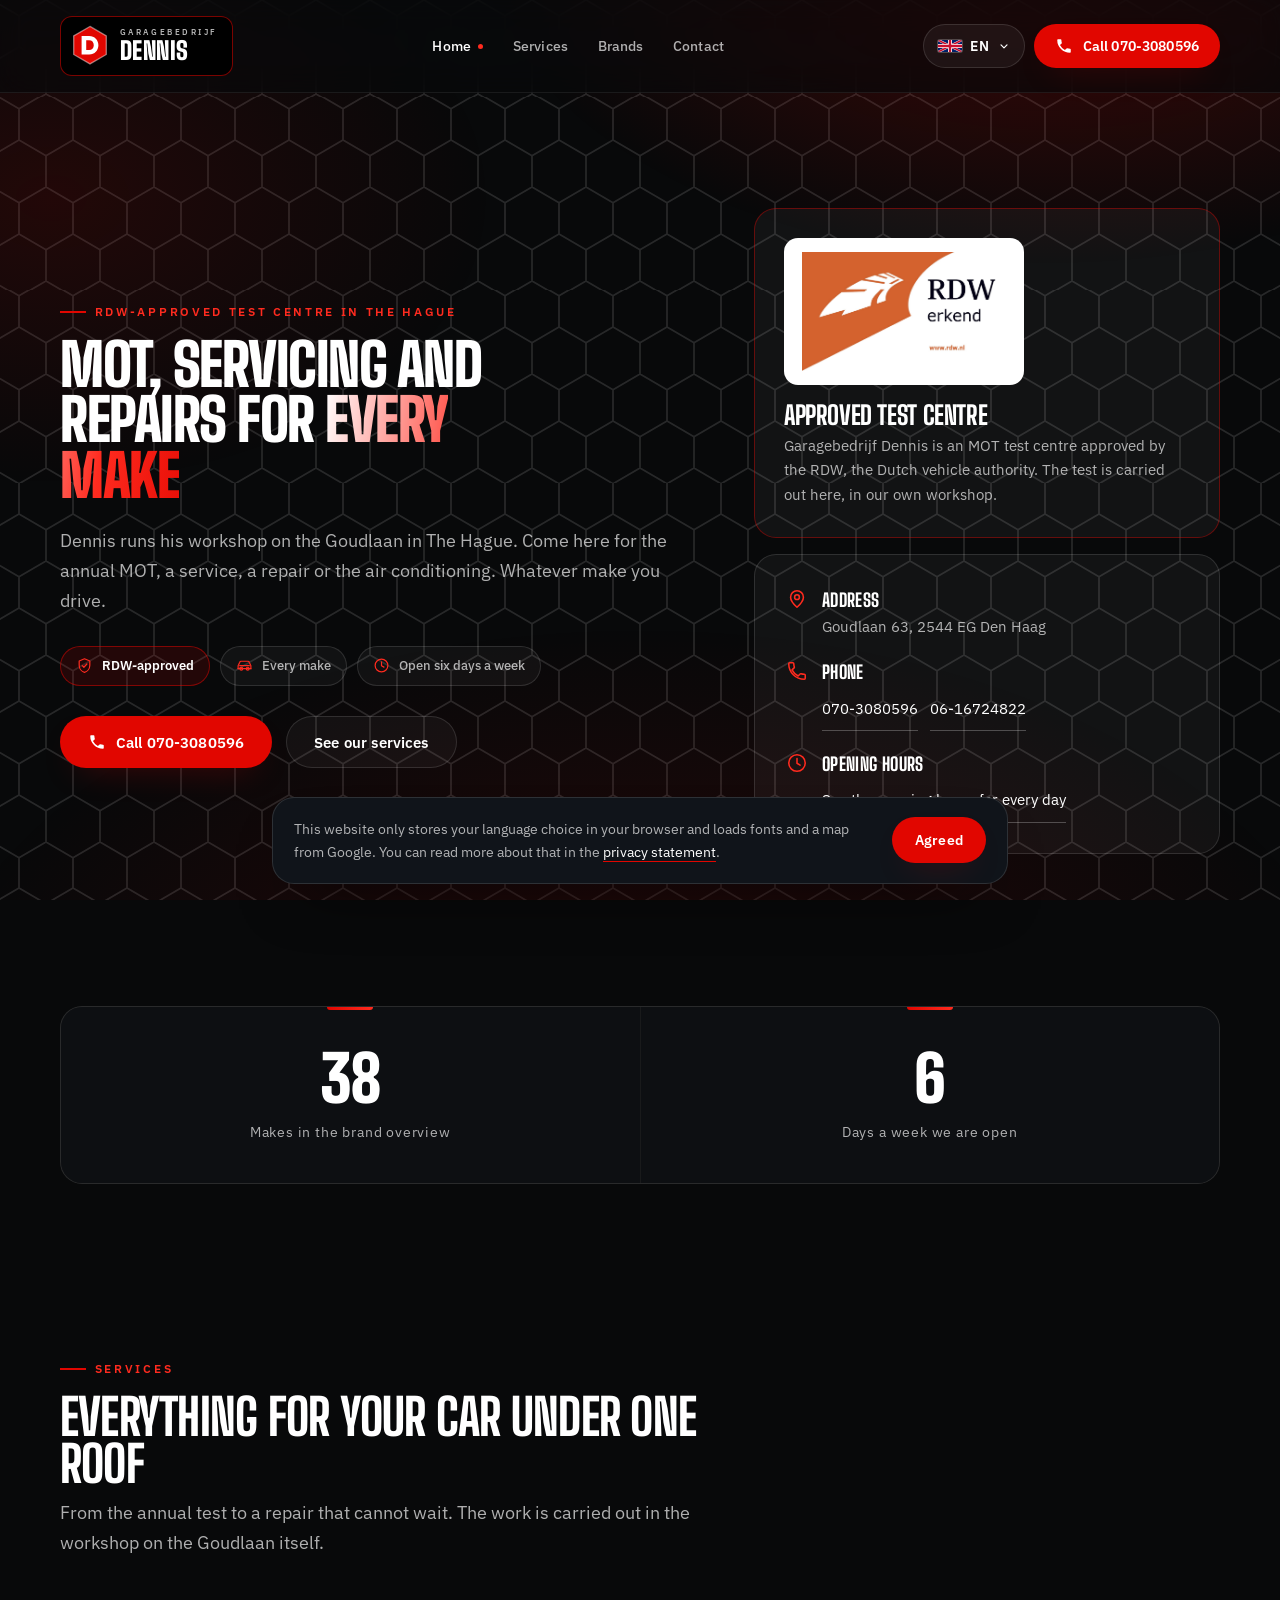
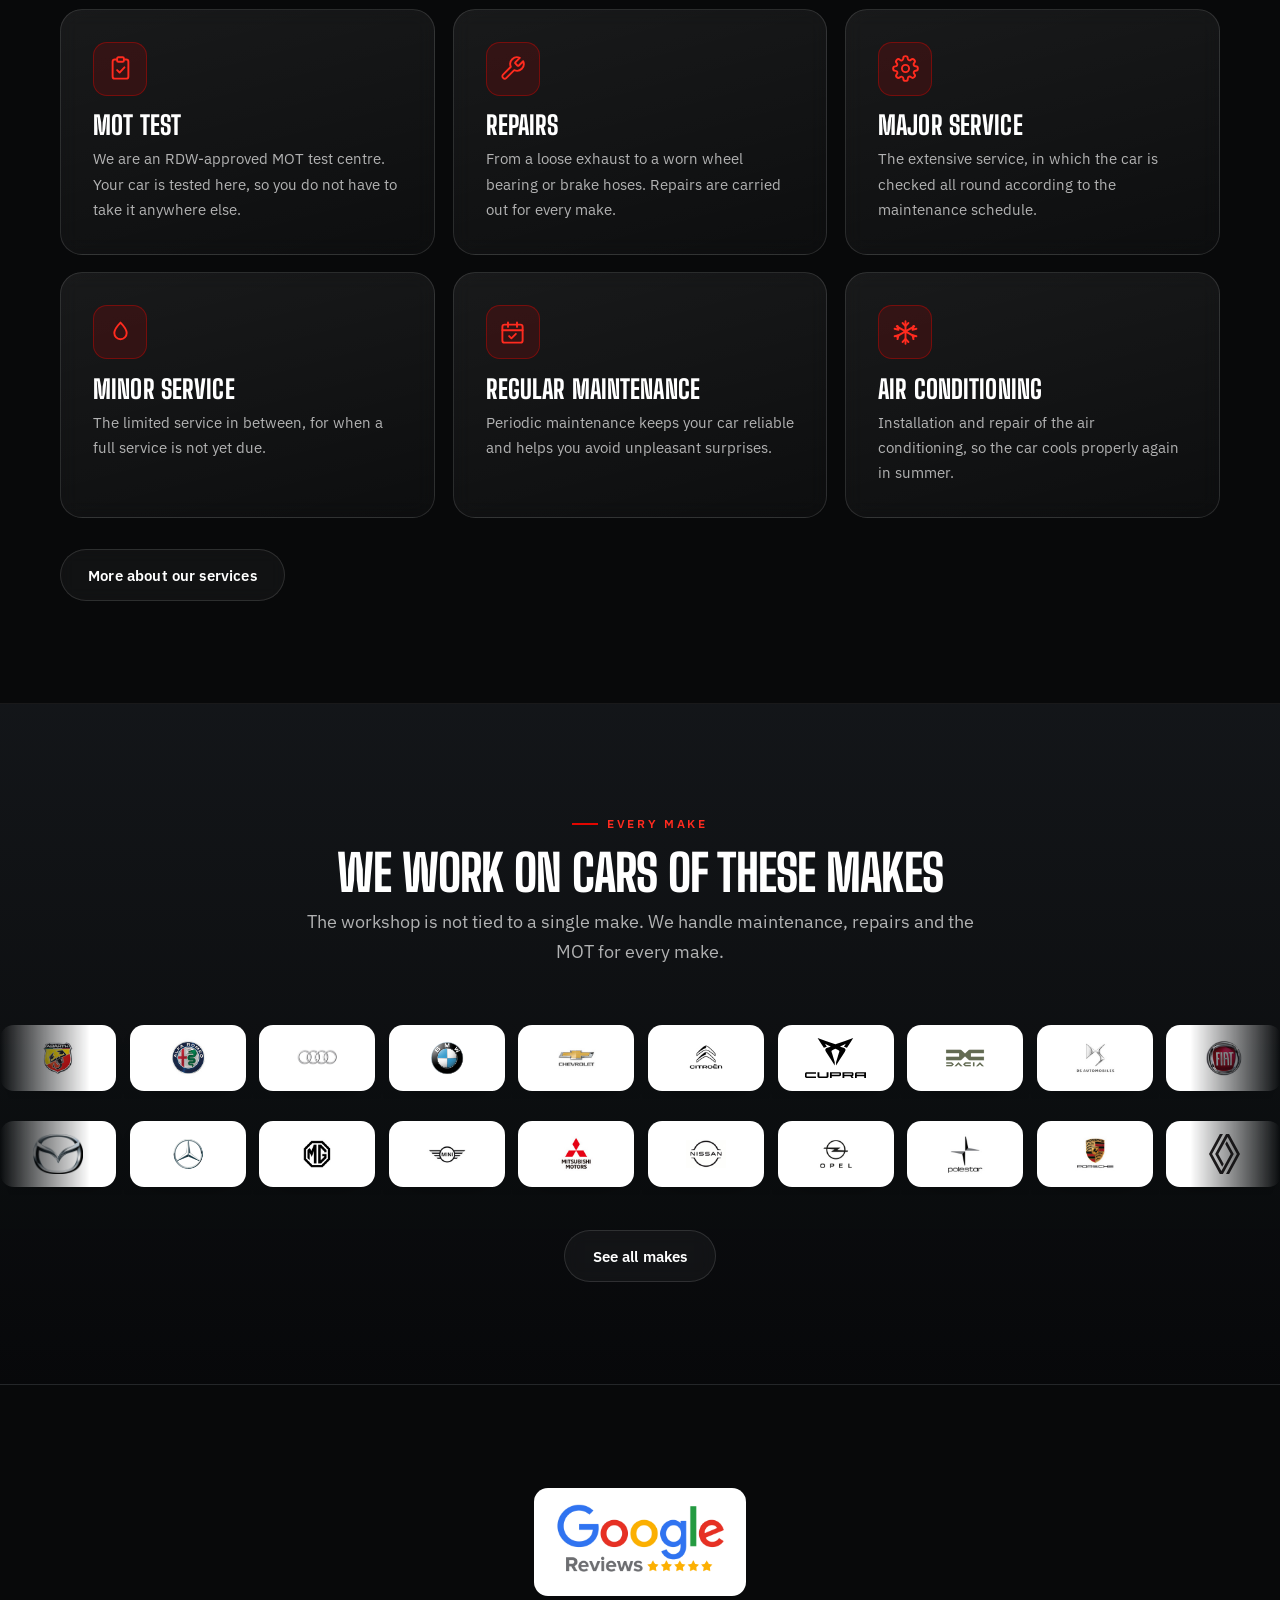
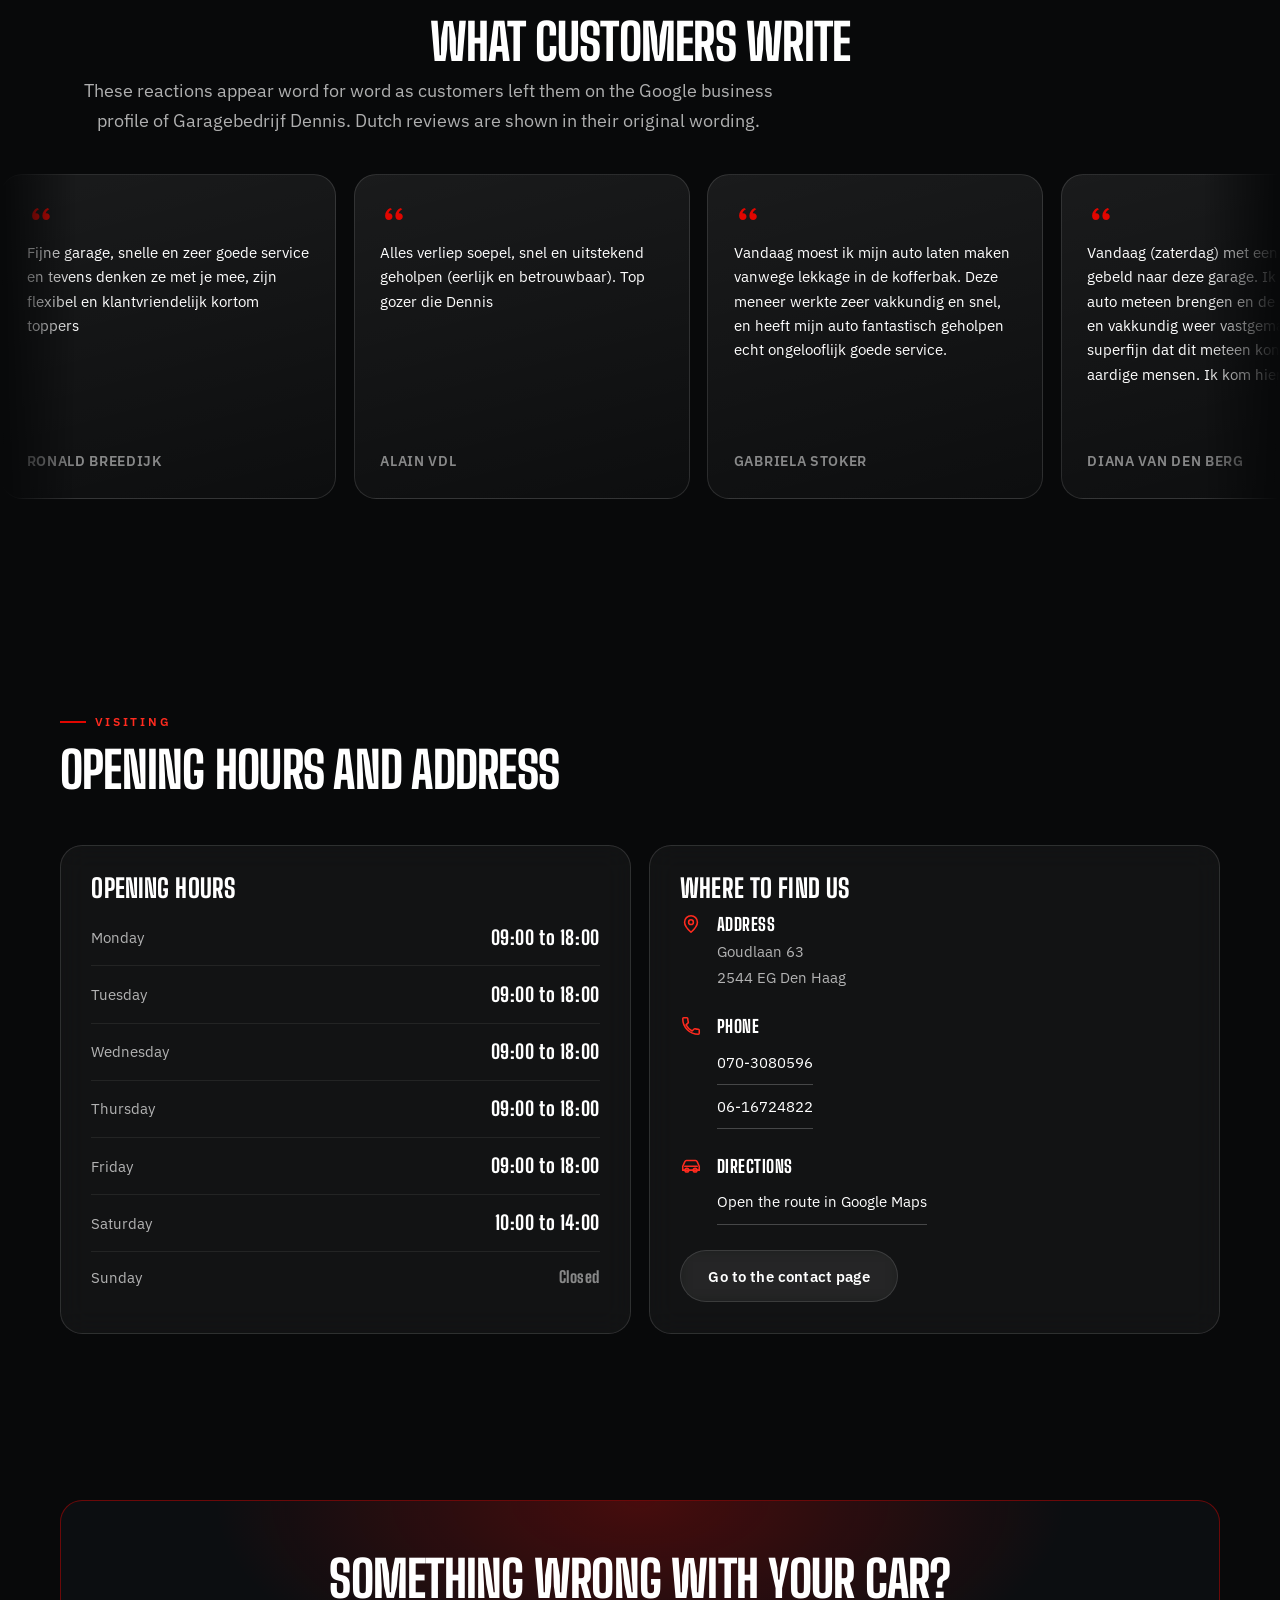
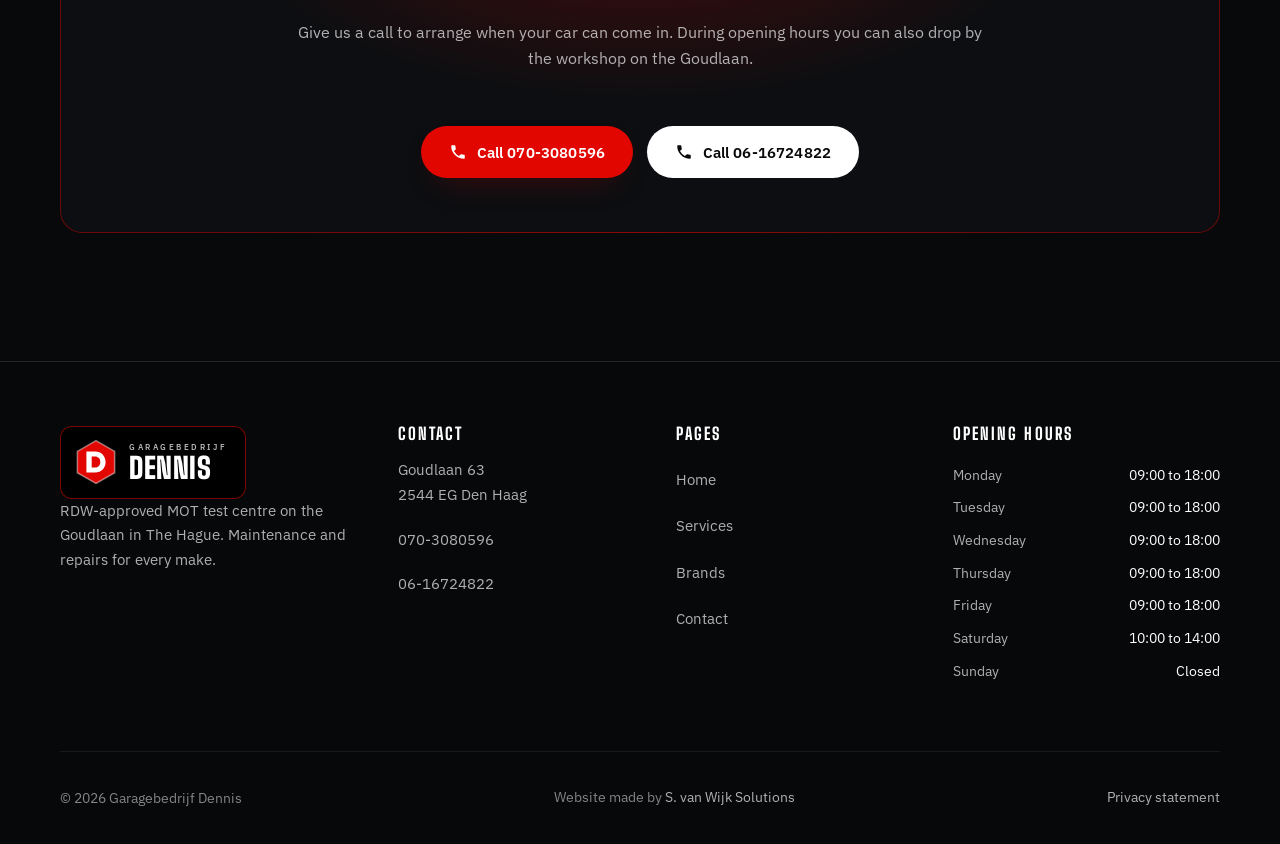
<file: index.html>
<!DOCTYPE html>
<html lang="nl">
<head>
<meta charset="utf-8">
<meta name="viewport" content="width=device-width, initial-scale=1">
<meta name="robots" content="noindex, follow">
<title data-i18n="meta.home.title">Garagebedrijf Dennis | APK en onderhoud in Den Haag</title>
<meta name="description" data-i18n-content="meta.home.desc" content="RDW-erkend APK-keuringsstation aan de Goudlaan in Den Haag. Reparatie, servicebeurt, onderhoud en airco voor alle merken. Bel 070-3080596.">
<meta name="theme-color" content="#08090a">
<link rel="canonical" href="index.html">
<link rel="alternate" hreflang="nl" href="index.html">
<link rel="alternate" hreflang="en" href="index.html">
<link rel="alternate" hreflang="x-default" href="index.html">
<meta property="og:type" content="website">
<meta property="og:site_name" content="Garagebedrijf Dennis">
<meta property="og:title" data-i18n-content="meta.home.title" content="Garagebedrijf Dennis | APK en onderhoud in Den Haag">
<meta property="og:description" data-i18n-content="meta.home.desc" content="RDW-erkend APK-keuringsstation aan de Goudlaan in Den Haag. Reparatie, servicebeurt, onderhoud en airco voor alle merken. Bel 070-3080596.">
<meta property="og:image" content="assets/images/og-image.png">
<meta property="og:url" content="index.html">
<meta name="twitter:card" content="summary_large_image">
<link rel="icon" href="assets/images/favicon.svg" type="image/svg+xml">
<link rel="preconnect" href="https://fonts.googleapis.com">
<link rel="preconnect" href="https://fonts.gstatic.com" crossorigin>
<link rel="stylesheet" href="https://fonts.googleapis.com/css2?family=Big+Shoulders+Display:wght@400..900&family=IBM+Plex+Sans:wght@400;500;600&display=swap">
<link rel="stylesheet" href="style.css">
<script type="application/ld+json">
{
  "@context": "https://schema.org",
  "@type": "AutoRepair",
  "name": "Garagebedrijf Dennis",
  "description": "RDW-erkend APK-keuringsstation in Den Haag voor onderhoud en reparatie van alle merken.",
  "address": {
    "@type": "PostalAddress",
    "streetAddress": "Goudlaan 63",
    "postalCode": "2544 EG",
    "addressLocality": "Den Haag",
    "addressCountry": "NL"
  },
  "telephone": "+31703080596",
  "areaServed": "Den Haag",
  "openingHoursSpecification": [
    { "@type": "OpeningHoursSpecification", "dayOfWeek": ["Monday","Tuesday","Wednesday","Thursday","Friday"], "opens": "09:00", "closes": "18:00" },
    { "@type": "OpeningHoursSpecification", "dayOfWeek": "Saturday", "opens": "10:00", "closes": "14:00" }
  ]
}
</script>
</head>
<body data-page="home">
<div id="header-placeholder"></div>

<main id="main" class="page-main">

  <!-- Hero -->
  <section class="hero">
    <div class="container hero-inner">
      <div class="hero-copy anim-up">
        <span class="eyebrow" data-i18n="home.hero.eyebrow">RDW-erkend keuringsstation in Den Haag</span>
        <h1 data-i18n-html="home.hero.title">APK, onderhoud en reparatie voor <span class="text-grad">alle merken</span></h1>
        <p class="lead" data-i18n="home.hero.lead">Aan de Goudlaan in Den Haag staat de werkplaats van Dennis. U komt hier voor de APK, een servicebeurt, een reparatie of de airco. Welk merk u ook rijdt.</p>

        <div class="hero-badges">
          <span class="badge badge--accent">
            <svg viewBox="0 0 24 24" fill="none" stroke="currentColor" stroke-width="1.7" stroke-linecap="round" stroke-linejoin="round" aria-hidden="true" focusable="false"><path d="M12 2.5 4.5 5.6v6c0 4.6 3.2 8.9 7.5 10 4.3-1.1 7.5-5.4 7.5-10v-6z"/><path d="m8.8 12.2 2.3 2.3 4.3-4.6"/></svg>
            <span data-i18n="badge.rdw">RDW-erkend</span>
          </span>
          <span class="badge">
            <svg viewBox="0 0 24 24" fill="none" stroke="currentColor" stroke-width="1.7" stroke-linecap="round" stroke-linejoin="round" aria-hidden="true" focusable="false"><path d="M3 16.5v-4.2l2.3-5A2 2 0 0 1 7.1 6h9.8a2 2 0 0 1 1.8 1.3l2.3 5v4.2"/><path d="M3 16.5h18M5.2 12.3h13.6"/><circle cx="7.5" cy="16.5" r="2"/><circle cx="16.5" cy="16.5" r="2"/></svg>
            <span data-i18n="badge.allBrands">Alle merken</span>
          </span>
          <span class="badge">
            <svg viewBox="0 0 24 24" fill="none" stroke="currentColor" stroke-width="1.7" stroke-linecap="round" stroke-linejoin="round" aria-hidden="true" focusable="false"><circle cx="12" cy="12" r="9"/><path d="M12 7v5.3l3.4 2"/></svg>
            <span data-i18n="badge.sixDays">Zes dagen per week open</span>
          </span>
        </div>

        <div class="btn-row">
          <a class="btn btn--primary" href="tel:0703080596">
            <svg viewBox="0 0 24 24" fill="currentColor" aria-hidden="true" focusable="false"><path d="M6.6 10.8a15.1 15.1 0 0 0 6.6 6.6l2.2-2.2a1 1 0 0 1 1-.24c1.15.38 2.36.58 3.6.58a1 1 0 0 1 1 1V20a1 1 0 0 1-1 1A17 17 0 0 1 3 4a1 1 0 0 1 1-1h3.5a1 1 0 0 1 1 1c0 1.24.2 2.45.58 3.6a1 1 0 0 1-.25 1z"/></svg>
            <span data-i18n="cta.call">Bel 070-3080596</span>
          </a>
          <a class="btn btn--ghost" href="diensten.html" data-i18n="cta.seeServices">Bekijk de diensten</a>
        </div>
      </div>

      <div class="hero-panel anim-up d2">
        <div class="rdw-card">
          <figure class="rdw-figure">
            <img src="assets/images/rdw-erkend.jpg" alt="RDW erkend" width="1754" height="1014" loading="eager" decoding="async">
          </figure>
          <div>
            <h2 data-i18n="home.rdw.title">Erkend keuringsstation</h2>
            <p data-i18n="home.rdw.text">Garagebedrijf Dennis is een door de RDW erkend APK-keuringsstation. De keuring wordt hier in de eigen werkplaats uitgevoerd.</p>
          </div>
        </div>

        <div class="glass-card hero-quick">
          <div class="quick-row">
            <svg viewBox="0 0 24 24" fill="none" stroke="currentColor" stroke-width="1.7" stroke-linecap="round" stroke-linejoin="round" aria-hidden="true" focusable="false"><path d="M12 21s7-6.4 7-11a7 7 0 1 0-14 0c0 4.6 7 11 7 11z"/><circle cx="12" cy="10" r="2.6"/></svg>
            <div>
              <strong data-i18n="label.address">Adres</strong>
              <span>Goudlaan 63, 2544 EG Den Haag</span>
            </div>
          </div>
          <div class="quick-row">
            <svg viewBox="0 0 24 24" fill="none" stroke="currentColor" stroke-width="1.7" stroke-linecap="round" stroke-linejoin="round" aria-hidden="true" focusable="false"><path d="M6.6 10.8a15.1 15.1 0 0 0 6.6 6.6l2.2-2.2a1 1 0 0 1 1-.24c1.15.38 2.36.58 3.6.58a1 1 0 0 1 1 1V20a1 1 0 0 1-1 1A17 17 0 0 1 3 4a1 1 0 0 1 1-1h3.5a1 1 0 0 1 1 1c0 1.24.2 2.45.58 3.6a1 1 0 0 1-.25 1z"/></svg>
            <div>
              <strong data-i18n="label.phone">Telefoon</strong>
              <span><a href="tel:0703080596">070-3080596</a> &nbsp; <a href="tel:0616724822">06-16724822</a></span>
            </div>
          </div>
          <div class="quick-row">
            <svg viewBox="0 0 24 24" fill="none" stroke="currentColor" stroke-width="1.7" stroke-linecap="round" stroke-linejoin="round" aria-hidden="true" focusable="false"><circle cx="12" cy="12" r="9"/><path d="M12 7v5.3l3.4 2"/></svg>
            <div>
              <strong data-i18n="label.hours">Openingstijden</strong>
              <span><a href="contact.html#openingstijden" data-i18n="home.hero.hoursLink">Bekijk alle openingstijden per dag</a></span>
            </div>
          </div>
        </div>
      </div>
    </div>
  </section>

  <!-- Kerncijfers -->
  <section class="section section--tight">
    <div class="container">
      <div class="counters reveal">
        <div class="counter">
          <span class="counter-value" data-count="38">38</span>
          <span class="counter-label" data-i18n="counter.brands">Merken in het merkenoverzicht</span>
        </div>
        <div class="counter">
          <span class="counter-value" data-count="6">6</span>
          <span class="counter-label" data-i18n="counter.days">Dagen per week geopend</span>
        </div>
      </div>
    </div>
  </section>

  <!-- Diensten -->
  <section class="section">
    <div class="container">
      <div class="section-head reveal">
        <span class="eyebrow" data-i18n="home.services.eyebrow">Diensten</span>
        <h2 data-i18n="home.services.title">Alles voor uw auto onder één dak</h2>
        <p class="lead" data-i18n="home.services.lead">Van de jaarlijkse keuring tot een reparatie die niet kan wachten. In de werkplaats aan de Goudlaan wordt het werk zelf uitgevoerd.</p>
      </div>

      <div class="grid grid--3">
        <article class="card reveal">
          <span class="card-icon"><svg viewBox="0 0 24 24" fill="none" stroke="currentColor" stroke-width="1.7" stroke-linecap="round" stroke-linejoin="round" aria-hidden="true" focusable="false"><path d="M9 4H7a2 2 0 0 0-2 2v13a2 2 0 0 0 2 2h10a2 2 0 0 0 2-2V6a2 2 0 0 0-2-2h-2"/><rect x="9" y="2" width="6" height="4" rx="1"/><path d="m9 13.4 2.2 2.2 4.3-4.6"/></svg></span>
          <h3 data-i18n="service.apk.title">APK-keuring</h3>
          <p data-i18n="service.apk.text">Wij zijn een RDW-erkend APK-keuringsstation. Uw auto wordt hier gekeurd, u hoeft er niet mee naar een ander adres.</p>
        </article>

        <article class="card reveal">
          <span class="card-icon"><svg viewBox="0 0 24 24" fill="none" stroke="currentColor" stroke-width="1.7" stroke-linecap="round" stroke-linejoin="round" aria-hidden="true" focusable="false"><path d="M14.7 6.3a1 1 0 0 0 0 1.4l1.6 1.6a1 1 0 0 0 1.4 0l3.77-3.77a6 6 0 0 1-7.94 7.94l-6.91 6.91a2.12 2.12 0 0 1-3-3l6.91-6.91a6 6 0 0 1 7.94-7.94l-3.76 3.76z"/></svg></span>
          <h3 data-i18n="service.repair.title">Reparaties</h3>
          <p data-i18n="service.repair.text">Van een losse uitlaat tot een versleten wiellager of remslangen. Reparaties worden uitgevoerd voor alle merken.</p>
        </article>

        <article class="card reveal">
          <span class="card-icon"><svg viewBox="0 0 24 24" fill="none" stroke="currentColor" stroke-width="1.7" stroke-linecap="round" stroke-linejoin="round" aria-hidden="true" focusable="false"><circle cx="12" cy="12" r="3.2"/><path d="M19.4 15a1.65 1.65 0 0 0 .33 1.82l.06.06a2 2 0 0 1-2.83 2.83l-.06-.06a1.65 1.65 0 0 0-1.82-.33 1.65 1.65 0 0 0-1 1.51V21a2 2 0 0 1-4 0v-.09A1.65 1.65 0 0 0 9 19.4a1.65 1.65 0 0 0-1.82.33l-.06.06a2 2 0 0 1-2.83-2.83l.06-.06a1.65 1.65 0 0 0 .33-1.82 1.65 1.65 0 0 0-1.51-1H3a2 2 0 0 1 0-4h.09A1.65 1.65 0 0 0 4.6 9a1.65 1.65 0 0 0-.33-1.82l-.06-.06a2 2 0 0 1 2.83-2.83l.06.06a1.65 1.65 0 0 0 1.82.33H9a1.65 1.65 0 0 0 1-1.51V3a2 2 0 0 1 4 0v.09a1.65 1.65 0 0 0 1 1.51 1.65 1.65 0 0 0 1.82-.33l.06-.06a2 2 0 0 1 2.83 2.83l-.06.06a1.65 1.65 0 0 0-.33 1.82V9a1.65 1.65 0 0 0 1.51 1H21a2 2 0 0 1 0 4h-.09a1.65 1.65 0 0 0-1.51 1z"/></svg></span>
          <h3 data-i18n="service.bigService.title">Grote servicebeurt</h3>
          <p data-i18n="service.bigService.text">De uitgebreide onderhoudsbeurt, waarbij de auto rondom wordt nagelopen volgens het onderhoudsschema.</p>
        </article>

        <article class="card reveal">
          <span class="card-icon"><svg viewBox="0 0 24 24" fill="none" stroke="currentColor" stroke-width="1.7" stroke-linecap="round" stroke-linejoin="round" aria-hidden="true" focusable="false"><path d="M12 3.2s5.5 5.6 5.5 9.3a5.5 5.5 0 0 1-11 0C6.5 8.8 12 3.2 12 3.2z"/></svg></span>
          <h3 data-i18n="service.smallService.title">Kleine servicebeurt</h3>
          <p data-i18n="service.smallService.text">De beperkte beurt voor tussentijds onderhoud, wanneer een volledige servicebeurt nog niet aan de orde is.</p>
        </article>

        <article class="card reveal">
          <span class="card-icon"><svg viewBox="0 0 24 24" fill="none" stroke="currentColor" stroke-width="1.7" stroke-linecap="round" stroke-linejoin="round" aria-hidden="true" focusable="false"><rect x="3" y="5" width="18" height="16" rx="2"/><path d="M8 3v4M16 3v4M3 10h18"/><path d="m9 15.2 2 2 4-4"/></svg></span>
          <h3 data-i18n="service.maintenance.title">Regulier onderhoud</h3>
          <p data-i18n="service.maintenance.text">Periodiek onderhoud zodat uw auto betrouwbaar blijft rijden en u niet voor verrassingen komt te staan.</p>
        </article>

        <article class="card reveal">
          <span class="card-icon"><svg viewBox="0 0 24 24" fill="none" stroke="currentColor" stroke-width="1.7" stroke-linecap="round" stroke-linejoin="round" aria-hidden="true" focusable="false"><path d="M12 2v20M4.2 6.5l15.6 9M19.8 6.5l-15.6 9"/><path d="M12 6.2 9.4 3.6M12 6.2l2.6-2.6M12 17.8l-2.6 2.6M12 17.8l2.6 2.6"/><path d="m5.8 9.6-3.5-.9M5.8 9.6 4.9 6.1M18.2 14.4l3.5.9M18.2 14.4l.9 3.5M5.8 14.4l-3.5.9M5.8 14.4l-.9 3.5M18.2 9.6l3.5-.9M18.2 9.6l.9-3.5"/></svg></span>
          <h3 data-i18n="service.aircon.title">Airco</h3>
          <p data-i18n="service.aircon.text">Installatie en reparatie van de airco, zodat de auto in de zomer weer koelt zoals het hoort.</p>
        </article>
      </div>

      <div class="btn-row">
        <a class="btn btn--ghost" href="diensten.html" data-i18n="cta.moreServices">Meer over onze diensten</a>
      </div>
    </div>
  </section>

  <!-- Merken -->
  <section class="section section--panel">
    <div class="container">
      <div class="section-head section-head--center reveal">
        <span class="eyebrow" data-i18n="home.brands.eyebrow">Alle merken</span>
        <h2 data-i18n="home.brands.title">Met auto's van deze merken werken wij</h2>
        <p class="lead" data-i18n="home.brands.lead">De werkplaats is niet aan één merk gebonden. Onderhoud, reparatie en de APK doen wij voor alle merken.</p>
      </div>
    </div>

    <div class="brand-strip" aria-hidden="true">
      <div class="brand-strip-track">
        <span class="brand-logo"><img src="assets/images/abarth.jpg" alt="Abarth" width="122" height="122" loading="lazy" decoding="async"></span><span class="brand-logo"><img src="assets/images/alfa-romeo.jpg" alt="Alfa Romeo" width="122" height="122" loading="lazy" decoding="async"></span><span class="brand-logo"><img src="assets/images/audi.webp" alt="Audi" width="937" height="702" loading="lazy" decoding="async"></span><span class="brand-logo"><img src="assets/images/bmw.png" alt="BMW" width="300" height="300" loading="lazy" decoding="async"></span><span class="brand-logo"><img src="assets/images/chevrolet.jpg" alt="Chevrolet" width="122" height="122" loading="lazy" decoding="async"></span><span class="brand-logo"><img src="assets/images/citroen.jpg" alt="Citroën" width="122" height="122" loading="lazy" decoding="async"></span><span class="brand-logo"><img src="assets/images/cupra.svg" alt="CUPRA" width="312" height="204" loading="lazy" decoding="async"></span><span class="brand-logo"><img src="assets/images/dacia.png" alt="Dacia" width="2520" height="2520" loading="lazy" decoding="async"></span><span class="brand-logo"><img src="assets/images/ds.jpg" alt="DS Automobiles" width="122" height="122" loading="lazy" decoding="async"></span><span class="brand-logo"><img src="assets/images/fiat.jpg" alt="Fiat" width="122" height="122" loading="lazy" decoding="async"></span><span class="brand-logo"><img src="assets/images/ford.jpg" alt="Ford" width="122" height="122" loading="lazy" decoding="async"></span><span class="brand-logo"><img src="assets/images/honda.jpg" alt="Honda" width="122" height="122" loading="lazy" decoding="async"></span><span class="brand-logo"><img src="assets/images/hyundai.jpg" alt="Hyundai" width="122" height="122" loading="lazy" decoding="async"></span><span class="brand-logo"><img src="assets/images/jeep.jpg" alt="Jeep" width="122" height="122" loading="lazy" decoding="async"></span><span class="brand-logo"><img src="assets/images/kia.jpg" alt="Kia" width="122" height="122" loading="lazy" decoding="async"></span><span class="brand-logo"><img src="assets/images/land-rover.jpg" alt="Land Rover" width="122" height="122" loading="lazy" decoding="async"></span><span class="brand-logo"><img src="assets/images/lexus.jpg" alt="Lexus" width="122" height="122" loading="lazy" decoding="async"></span><span class="brand-logo"><img src="assets/images/lynk-co.jpg" alt="Lynk &amp; Co" width="122" height="122" loading="lazy" decoding="async"></span><span class="brand-logo"><img src="assets/images/maserati.jpg" alt="Maserati" width="122" height="122" loading="lazy" decoding="async"></span><span class="brand-logo"><img src="assets/images/abarth.jpg" alt="Abarth" width="122" height="122" loading="lazy" decoding="async"></span><span class="brand-logo"><img src="assets/images/alfa-romeo.jpg" alt="Alfa Romeo" width="122" height="122" loading="lazy" decoding="async"></span><span class="brand-logo"><img src="assets/images/audi.webp" alt="Audi" width="937" height="702" loading="lazy" decoding="async"></span><span class="brand-logo"><img src="assets/images/bmw.png" alt="BMW" width="300" height="300" loading="lazy" decoding="async"></span><span class="brand-logo"><img src="assets/images/chevrolet.jpg" alt="Chevrolet" width="122" height="122" loading="lazy" decoding="async"></span><span class="brand-logo"><img src="assets/images/citroen.jpg" alt="Citroën" width="122" height="122" loading="lazy" decoding="async"></span><span class="brand-logo"><img src="assets/images/cupra.svg" alt="CUPRA" width="312" height="204" loading="lazy" decoding="async"></span><span class="brand-logo"><img src="assets/images/dacia.png" alt="Dacia" width="2520" height="2520" loading="lazy" decoding="async"></span><span class="brand-logo"><img src="assets/images/ds.jpg" alt="DS Automobiles" width="122" height="122" loading="lazy" decoding="async"></span><span class="brand-logo"><img src="assets/images/fiat.jpg" alt="Fiat" width="122" height="122" loading="lazy" decoding="async"></span><span class="brand-logo"><img src="assets/images/ford.jpg" alt="Ford" width="122" height="122" loading="lazy" decoding="async"></span><span class="brand-logo"><img src="assets/images/honda.jpg" alt="Honda" width="122" height="122" loading="lazy" decoding="async"></span><span class="brand-logo"><img src="assets/images/hyundai.jpg" alt="Hyundai" width="122" height="122" loading="lazy" decoding="async"></span><span class="brand-logo"><img src="assets/images/jeep.jpg" alt="Jeep" width="122" height="122" loading="lazy" decoding="async"></span><span class="brand-logo"><img src="assets/images/kia.jpg" alt="Kia" width="122" height="122" loading="lazy" decoding="async"></span><span class="brand-logo"><img src="assets/images/land-rover.jpg" alt="Land Rover" width="122" height="122" loading="lazy" decoding="async"></span><span class="brand-logo"><img src="assets/images/lexus.jpg" alt="Lexus" width="122" height="122" loading="lazy" decoding="async"></span><span class="brand-logo"><img src="assets/images/lynk-co.jpg" alt="Lynk &amp; Co" width="122" height="122" loading="lazy" decoding="async"></span><span class="brand-logo"><img src="assets/images/maserati.jpg" alt="Maserati" width="122" height="122" loading="lazy" decoding="async"></span>
      </div>
    </div>
    <div class="brand-strip" aria-hidden="true">
      <div class="brand-strip-track brand-strip-track--reverse">
        <span class="brand-logo"><img src="assets/images/mazda.png" alt="Mazda" width="445" height="352" loading="lazy" decoding="async"></span><span class="brand-logo"><img src="assets/images/mercedes-benz.png" alt="Mercedes-Benz" width="300" height="300" loading="lazy" decoding="async"></span><span class="brand-logo"><img src="assets/images/mg.jpg" alt="MG" width="122" height="122" loading="lazy" decoding="async"></span><span class="brand-logo"><img src="assets/images/mini.jpg" alt="MINI" width="122" height="122" loading="lazy" decoding="async"></span><span class="brand-logo"><img src="assets/images/mitsubishi.jpg" alt="Mitsubishi" width="122" height="122" loading="lazy" decoding="async"></span><span class="brand-logo"><img src="assets/images/nissan.jpg" alt="Nissan" width="122" height="122" loading="lazy" decoding="async"></span><span class="brand-logo"><img src="assets/images/opel.jpg" alt="Opel" width="122" height="122" loading="lazy" decoding="async"></span><span class="brand-logo"><img src="assets/images/polestar.jpg" alt="Polestar" width="122" height="122" loading="lazy" decoding="async"></span><span class="brand-logo"><img src="assets/images/porsche.jpg" alt="Porsche" width="122" height="122" loading="lazy" decoding="async"></span><span class="brand-logo"><img src="assets/images/renault.svg" alt="Renault" width="954" height="1255" loading="lazy" decoding="async"></span><span class="brand-logo"><img src="assets/images/seat.svg" alt="SEAT" width="973" height="773" loading="lazy" decoding="async"></span><span class="brand-logo"><img src="assets/images/skoda.jpg" alt="Škoda" width="122" height="122" loading="lazy" decoding="async"></span><span class="brand-logo"><img src="assets/images/smart.jpg" alt="smart" width="122" height="122" loading="lazy" decoding="async"></span><span class="brand-logo"><img src="assets/images/subaru.jpg" alt="Subaru" width="122" height="122" loading="lazy" decoding="async"></span><span class="brand-logo"><img src="assets/images/suzuki.jpg" alt="Suzuki" width="100" height="100" loading="lazy" decoding="async"></span><span class="brand-logo"><img src="assets/images/tesla.png" alt="Tesla" width="2500" height="2500" loading="lazy" decoding="async"></span><span class="brand-logo"><img src="assets/images/toyota.jpg" alt="Toyota" width="122" height="122" loading="lazy" decoding="async"></span><span class="brand-logo"><img src="assets/images/volkswagen.webp" alt="Volkswagen" width="1024" height="1024" loading="lazy" decoding="async"></span><span class="brand-logo"><img src="assets/images/volvo.webp" alt="Volvo" width="3840" height="529" loading="lazy" decoding="async"></span><span class="brand-logo"><img src="assets/images/mazda.png" alt="Mazda" width="445" height="352" loading="lazy" decoding="async"></span><span class="brand-logo"><img src="assets/images/mercedes-benz.png" alt="Mercedes-Benz" width="300" height="300" loading="lazy" decoding="async"></span><span class="brand-logo"><img src="assets/images/mg.jpg" alt="MG" width="122" height="122" loading="lazy" decoding="async"></span><span class="brand-logo"><img src="assets/images/mini.jpg" alt="MINI" width="122" height="122" loading="lazy" decoding="async"></span><span class="brand-logo"><img src="assets/images/mitsubishi.jpg" alt="Mitsubishi" width="122" height="122" loading="lazy" decoding="async"></span><span class="brand-logo"><img src="assets/images/nissan.jpg" alt="Nissan" width="122" height="122" loading="lazy" decoding="async"></span><span class="brand-logo"><img src="assets/images/opel.jpg" alt="Opel" width="122" height="122" loading="lazy" decoding="async"></span><span class="brand-logo"><img src="assets/images/polestar.jpg" alt="Polestar" width="122" height="122" loading="lazy" decoding="async"></span><span class="brand-logo"><img src="assets/images/porsche.jpg" alt="Porsche" width="122" height="122" loading="lazy" decoding="async"></span><span class="brand-logo"><img src="assets/images/renault.svg" alt="Renault" width="954" height="1255" loading="lazy" decoding="async"></span><span class="brand-logo"><img src="assets/images/seat.svg" alt="SEAT" width="973" height="773" loading="lazy" decoding="async"></span><span class="brand-logo"><img src="assets/images/skoda.jpg" alt="Škoda" width="122" height="122" loading="lazy" decoding="async"></span><span class="brand-logo"><img src="assets/images/smart.jpg" alt="smart" width="122" height="122" loading="lazy" decoding="async"></span><span class="brand-logo"><img src="assets/images/subaru.jpg" alt="Subaru" width="122" height="122" loading="lazy" decoding="async"></span><span class="brand-logo"><img src="assets/images/suzuki.jpg" alt="Suzuki" width="100" height="100" loading="lazy" decoding="async"></span><span class="brand-logo"><img src="assets/images/tesla.png" alt="Tesla" width="2500" height="2500" loading="lazy" decoding="async"></span><span class="brand-logo"><img src="assets/images/toyota.jpg" alt="Toyota" width="122" height="122" loading="lazy" decoding="async"></span><span class="brand-logo"><img src="assets/images/volkswagen.webp" alt="Volkswagen" width="1024" height="1024" loading="lazy" decoding="async"></span><span class="brand-logo"><img src="assets/images/volvo.webp" alt="Volvo" width="3840" height="529" loading="lazy" decoding="async"></span>
      </div>
    </div>

    <div class="container">
      <div class="stack-center mt-lg">
        <a class="btn btn--ghost" href="merken.html" data-i18n="cta.allBrands">Bekijk alle merken</a>
      </div>
    </div>
  </section>

  <!-- Reviews -->
  <section class="tm-section">
    <div class="container tm-intro reveal">
      <span class="google-badge">
        <img src="assets/images/google-reviews.png" alt="Google Reviews" width="1000" height="500" loading="lazy" decoding="async">
      </span>
      <h2 data-i18n="home.reviews.title">Wat klanten schrijven</h2>
      <p class="lead" data-i18n="home.reviews.lead">Deze reacties staan woordelijk zoals klanten ze op het Google-bedrijfsprofiel van Garagebedrijf Dennis hebben achtergelaten.</p>
    </div>

    <div class="tm-viewport">
      <div class="tm-track">
        <figure class="tm-card">
          <svg class="tm-mark" viewBox="0 0 24 24" fill="currentColor" aria-hidden="true" focusable="false"><path d="M9.5 6.5c-3 1.4-4.8 4-4.8 7.1 0 2.4 1.4 4 3.5 4 1.9 0 3.3-1.4 3.3-3.3 0-1.8-1.2-3.1-2.9-3.1-.3 0-.6 0-.8.1.4-1.5 1.6-2.8 3.3-3.6zM19 6.5c-3 1.4-4.8 4-4.8 7.1 0 2.4 1.4 4 3.5 4 1.9 0 3.3-1.4 3.3-3.3 0-1.8-1.2-3.1-2.9-3.1-.3 0-.6 0-.8.1.4-1.5 1.6-2.8 3.3-3.6z"/></svg>
          <blockquote class="tm-quote">Fijne garage, snelle en zeer goede service en tevens denken ze met je mee, zijn flexibel en klantvriendelijk kortom toppers</blockquote>
          <figcaption class="tm-name">Ronald Breedijk</figcaption>
        </figure>
        <figure class="tm-card">
          <svg class="tm-mark" viewBox="0 0 24 24" fill="currentColor" aria-hidden="true" focusable="false"><path d="M9.5 6.5c-3 1.4-4.8 4-4.8 7.1 0 2.4 1.4 4 3.5 4 1.9 0 3.3-1.4 3.3-3.3 0-1.8-1.2-3.1-2.9-3.1-.3 0-.6 0-.8.1.4-1.5 1.6-2.8 3.3-3.6zM19 6.5c-3 1.4-4.8 4-4.8 7.1 0 2.4 1.4 4 3.5 4 1.9 0 3.3-1.4 3.3-3.3 0-1.8-1.2-3.1-2.9-3.1-.3 0-.6 0-.8.1.4-1.5 1.6-2.8 3.3-3.6z"/></svg>
          <blockquote class="tm-quote">Alles verliep soepel, snel en uitstekend geholpen (eerlijk en betrouwbaar). Top gozer die Dennis</blockquote>
          <figcaption class="tm-name">Alain VDL</figcaption>
        </figure>
        <figure class="tm-card">
          <svg class="tm-mark" viewBox="0 0 24 24" fill="currentColor" aria-hidden="true" focusable="false"><path d="M9.5 6.5c-3 1.4-4.8 4-4.8 7.1 0 2.4 1.4 4 3.5 4 1.9 0 3.3-1.4 3.3-3.3 0-1.8-1.2-3.1-2.9-3.1-.3 0-.6 0-.8.1.4-1.5 1.6-2.8 3.3-3.6zM19 6.5c-3 1.4-4.8 4-4.8 7.1 0 2.4 1.4 4 3.5 4 1.9 0 3.3-1.4 3.3-3.3 0-1.8-1.2-3.1-2.9-3.1-.3 0-.6 0-.8.1.4-1.5 1.6-2.8 3.3-3.6z"/></svg>
          <blockquote class="tm-quote">Vandaag moest ik mijn auto laten maken vanwege lekkage in de kofferbak. Deze meneer werkte zeer vakkundig en snel, en heeft mijn auto fantastisch geholpen echt ongelooflijk goede service.</blockquote>
          <figcaption class="tm-name">Gabriela Stoker</figcaption>
        </figure>
        <figure class="tm-card">
          <svg class="tm-mark" viewBox="0 0 24 24" fill="currentColor" aria-hidden="true" focusable="false"><path d="M9.5 6.5c-3 1.4-4.8 4-4.8 7.1 0 2.4 1.4 4 3.5 4 1.9 0 3.3-1.4 3.3-3.3 0-1.8-1.2-3.1-2.9-3.1-.3 0-.6 0-.8.1.4-1.5 1.6-2.8 3.3-3.6zM19 6.5c-3 1.4-4.8 4-4.8 7.1 0 2.4 1.4 4 3.5 4 1.9 0 3.3-1.4 3.3-3.3 0-1.8-1.2-3.1-2.9-3.1-.3 0-.6 0-.8.1.4-1.5 1.6-2.8 3.3-3.6z"/></svg>
          <blockquote class="tm-quote">Vandaag (zaterdag) met een losse uitlaat gebeld naar deze garage. Ik kon mijn auto meteen brengen en de uitlaat is snel en vakkundig weer vastgemaakt. Echt superfijn dat dit meteen kon. Ook hele aardige mensen. Ik kom hier zeker terug!</blockquote>
          <figcaption class="tm-name">Diana van den Berg</figcaption>
        </figure>
        <figure class="tm-card">
          <svg class="tm-mark" viewBox="0 0 24 24" fill="currentColor" aria-hidden="true" focusable="false"><path d="M9.5 6.5c-3 1.4-4.8 4-4.8 7.1 0 2.4 1.4 4 3.5 4 1.9 0 3.3-1.4 3.3-3.3 0-1.8-1.2-3.1-2.9-3.1-.3 0-.6 0-.8.1.4-1.5 1.6-2.8 3.3-3.6zM19 6.5c-3 1.4-4.8 4-4.8 7.1 0 2.4 1.4 4 3.5 4 1.9 0 3.3-1.4 3.3-3.3 0-1.8-1.2-3.1-2.9-3.1-.3 0-.6 0-.8.1.4-1.5 1.6-2.8 3.3-3.6z"/></svg>
          <blockquote class="tm-quote">Vorige week zaterdag hebben we onze airco compressor laten vervangen, wij zijn zeer vriendelijk geholpen en alles werd netjes en vakkundig gedaan, wij zijn zeer tevreden over onze airco, echte aanrader en top garage.</blockquote>
          <figcaption class="tm-name">Mussi</figcaption>
        </figure>
        <figure class="tm-card">
          <svg class="tm-mark" viewBox="0 0 24 24" fill="currentColor" aria-hidden="true" focusable="false"><path d="M9.5 6.5c-3 1.4-4.8 4-4.8 7.1 0 2.4 1.4 4 3.5 4 1.9 0 3.3-1.4 3.3-3.3 0-1.8-1.2-3.1-2.9-3.1-.3 0-.6 0-.8.1.4-1.5 1.6-2.8 3.3-3.6zM19 6.5c-3 1.4-4.8 4-4.8 7.1 0 2.4 1.4 4 3.5 4 1.9 0 3.3-1.4 3.3-3.3 0-1.8-1.2-3.1-2.9-3.1-.3 0-.6 0-.8.1.4-1.5 1.6-2.8 3.3-3.6z"/></svg>
          <blockquote class="tm-quote">Vandaag een schroef in de band toen ik weg wilde van werk. Kon gelukkig nog langs komen vlak voor 18:00! Echt top service snel en vriendelijk geholpen zonder afspraak en voor een eerlijke prijs</blockquote>
          <figcaption class="tm-name">Mirjam Duursma</figcaption>
        </figure>
        <figure class="tm-card">
          <svg class="tm-mark" viewBox="0 0 24 24" fill="currentColor" aria-hidden="true" focusable="false"><path d="M9.5 6.5c-3 1.4-4.8 4-4.8 7.1 0 2.4 1.4 4 3.5 4 1.9 0 3.3-1.4 3.3-3.3 0-1.8-1.2-3.1-2.9-3.1-.3 0-.6 0-.8.1.4-1.5 1.6-2.8 3.3-3.6zM19 6.5c-3 1.4-4.8 4-4.8 7.1 0 2.4 1.4 4 3.5 4 1.9 0 3.3-1.4 3.3-3.3 0-1.8-1.2-3.1-2.9-3.1-.3 0-.6 0-.8.1.4-1.5 1.6-2.8 3.3-3.6z"/></svg>
          <blockquote class="tm-quote">Ben langs deze aardige man geweest voor een versleten wiellager en 2 remslangen. Binnen een half uur was die klaar, ook nog voor een nette prijs. Praat netjes met de klant over de mogelijkheden en denkt met je mee. Zeer tevreden. Voortaan zie je mij bij garage Dennis!</blockquote>
          <figcaption class="tm-name">Caner Sahin</figcaption>
        </figure>
        <figure class="tm-card">
          <svg class="tm-mark" viewBox="0 0 24 24" fill="currentColor" aria-hidden="true" focusable="false"><path d="M9.5 6.5c-3 1.4-4.8 4-4.8 7.1 0 2.4 1.4 4 3.5 4 1.9 0 3.3-1.4 3.3-3.3 0-1.8-1.2-3.1-2.9-3.1-.3 0-.6 0-.8.1.4-1.5 1.6-2.8 3.3-3.6zM19 6.5c-3 1.4-4.8 4-4.8 7.1 0 2.4 1.4 4 3.5 4 1.9 0 3.3-1.4 3.3-3.3 0-1.8-1.2-3.1-2.9-3.1-.3 0-.6 0-.8.1.4-1.5 1.6-2.8 3.3-3.6z"/></svg>
          <blockquote class="tm-quote" lang="en">The best mechanic in the town. Good prices and best services and so friendly</blockquote>
          <figcaption class="tm-name">Mando Radwan</figcaption>
        </figure>
        <figure class="tm-card">
          <svg class="tm-mark" viewBox="0 0 24 24" fill="currentColor" aria-hidden="true" focusable="false"><path d="M9.5 6.5c-3 1.4-4.8 4-4.8 7.1 0 2.4 1.4 4 3.5 4 1.9 0 3.3-1.4 3.3-3.3 0-1.8-1.2-3.1-2.9-3.1-.3 0-.6 0-.8.1.4-1.5 1.6-2.8 3.3-3.6zM19 6.5c-3 1.4-4.8 4-4.8 7.1 0 2.4 1.4 4 3.5 4 1.9 0 3.3-1.4 3.3-3.3 0-1.8-1.2-3.1-2.9-3.1-.3 0-.6 0-.8.1.4-1.5 1.6-2.8 3.3-3.6z"/></svg>
          <blockquote class="tm-quote">Lampen doen raar. Terwijl andere garage me afwees had ik hier snel een afspraak. Zelfde middag kon ik al ophalen met een zeer eerlijke prijs. Vriendelijke gasten en ook advies gekregen. Aangeraden!</blockquote>
          <figcaption class="tm-name">Michael Zheng</figcaption>
        </figure>
        <figure class="tm-card">
          <svg class="tm-mark" viewBox="0 0 24 24" fill="currentColor" aria-hidden="true" focusable="false"><path d="M9.5 6.5c-3 1.4-4.8 4-4.8 7.1 0 2.4 1.4 4 3.5 4 1.9 0 3.3-1.4 3.3-3.3 0-1.8-1.2-3.1-2.9-3.1-.3 0-.6 0-.8.1.4-1.5 1.6-2.8 3.3-3.6zM19 6.5c-3 1.4-4.8 4-4.8 7.1 0 2.4 1.4 4 3.5 4 1.9 0 3.3-1.4 3.3-3.3 0-1.8-1.2-3.1-2.9-3.1-.3 0-.6 0-.8.1.4-1.5 1.6-2.8 3.3-3.6z"/></svg>
          <blockquote class="tm-quote">Dennis is een topper. Kom er al jaren. Heel vakkundig, normale prijzen, en goudeerlijk.</blockquote>
          <figcaption class="tm-name">Rob Boshuijzen</figcaption>
        </figure>

        <figure class="tm-card" aria-hidden="true">
          <svg class="tm-mark" viewBox="0 0 24 24" fill="currentColor" aria-hidden="true" focusable="false"><path d="M9.5 6.5c-3 1.4-4.8 4-4.8 7.1 0 2.4 1.4 4 3.5 4 1.9 0 3.3-1.4 3.3-3.3 0-1.8-1.2-3.1-2.9-3.1-.3 0-.6 0-.8.1.4-1.5 1.6-2.8 3.3-3.6zM19 6.5c-3 1.4-4.8 4-4.8 7.1 0 2.4 1.4 4 3.5 4 1.9 0 3.3-1.4 3.3-3.3 0-1.8-1.2-3.1-2.9-3.1-.3 0-.6 0-.8.1.4-1.5 1.6-2.8 3.3-3.6z"/></svg>
          <blockquote class="tm-quote">Fijne garage, snelle en zeer goede service en tevens denken ze met je mee, zijn flexibel en klantvriendelijk kortom toppers</blockquote>
          <figcaption class="tm-name">Ronald Breedijk</figcaption>
        </figure>
        <figure class="tm-card" aria-hidden="true">
          <svg class="tm-mark" viewBox="0 0 24 24" fill="currentColor" aria-hidden="true" focusable="false"><path d="M9.5 6.5c-3 1.4-4.8 4-4.8 7.1 0 2.4 1.4 4 3.5 4 1.9 0 3.3-1.4 3.3-3.3 0-1.8-1.2-3.1-2.9-3.1-.3 0-.6 0-.8.1.4-1.5 1.6-2.8 3.3-3.6zM19 6.5c-3 1.4-4.8 4-4.8 7.1 0 2.4 1.4 4 3.5 4 1.9 0 3.3-1.4 3.3-3.3 0-1.8-1.2-3.1-2.9-3.1-.3 0-.6 0-.8.1.4-1.5 1.6-2.8 3.3-3.6z"/></svg>
          <blockquote class="tm-quote">Alles verliep soepel, snel en uitstekend geholpen (eerlijk en betrouwbaar). Top gozer die Dennis</blockquote>
          <figcaption class="tm-name">Alain VDL</figcaption>
        </figure>
        <figure class="tm-card" aria-hidden="true">
          <svg class="tm-mark" viewBox="0 0 24 24" fill="currentColor" aria-hidden="true" focusable="false"><path d="M9.5 6.5c-3 1.4-4.8 4-4.8 7.1 0 2.4 1.4 4 3.5 4 1.9 0 3.3-1.4 3.3-3.3 0-1.8-1.2-3.1-2.9-3.1-.3 0-.6 0-.8.1.4-1.5 1.6-2.8 3.3-3.6zM19 6.5c-3 1.4-4.8 4-4.8 7.1 0 2.4 1.4 4 3.5 4 1.9 0 3.3-1.4 3.3-3.3 0-1.8-1.2-3.1-2.9-3.1-.3 0-.6 0-.8.1.4-1.5 1.6-2.8 3.3-3.6z"/></svg>
          <blockquote class="tm-quote">Vandaag moest ik mijn auto laten maken vanwege lekkage in de kofferbak. Deze meneer werkte zeer vakkundig en snel, en heeft mijn auto fantastisch geholpen echt ongelooflijk goede service.</blockquote>
          <figcaption class="tm-name">Gabriela Stoker</figcaption>
        </figure>
        <figure class="tm-card" aria-hidden="true">
          <svg class="tm-mark" viewBox="0 0 24 24" fill="currentColor" aria-hidden="true" focusable="false"><path d="M9.5 6.5c-3 1.4-4.8 4-4.8 7.1 0 2.4 1.4 4 3.5 4 1.9 0 3.3-1.4 3.3-3.3 0-1.8-1.2-3.1-2.9-3.1-.3 0-.6 0-.8.1.4-1.5 1.6-2.8 3.3-3.6zM19 6.5c-3 1.4-4.8 4-4.8 7.1 0 2.4 1.4 4 3.5 4 1.9 0 3.3-1.4 3.3-3.3 0-1.8-1.2-3.1-2.9-3.1-.3 0-.6 0-.8.1.4-1.5 1.6-2.8 3.3-3.6z"/></svg>
          <blockquote class="tm-quote">Vandaag (zaterdag) met een losse uitlaat gebeld naar deze garage. Ik kon mijn auto meteen brengen en de uitlaat is snel en vakkundig weer vastgemaakt. Echt superfijn dat dit meteen kon. Ook hele aardige mensen. Ik kom hier zeker terug!</blockquote>
          <figcaption class="tm-name">Diana van den Berg</figcaption>
        </figure>
        <figure class="tm-card" aria-hidden="true">
          <svg class="tm-mark" viewBox="0 0 24 24" fill="currentColor" aria-hidden="true" focusable="false"><path d="M9.5 6.5c-3 1.4-4.8 4-4.8 7.1 0 2.4 1.4 4 3.5 4 1.9 0 3.3-1.4 3.3-3.3 0-1.8-1.2-3.1-2.9-3.1-.3 0-.6 0-.8.1.4-1.5 1.6-2.8 3.3-3.6zM19 6.5c-3 1.4-4.8 4-4.8 7.1 0 2.4 1.4 4 3.5 4 1.9 0 3.3-1.4 3.3-3.3 0-1.8-1.2-3.1-2.9-3.1-.3 0-.6 0-.8.1.4-1.5 1.6-2.8 3.3-3.6z"/></svg>
          <blockquote class="tm-quote">Vorige week zaterdag hebben we onze airco compressor laten vervangen, wij zijn zeer vriendelijk geholpen en alles werd netjes en vakkundig gedaan, wij zijn zeer tevreden over onze airco, echte aanrader en top garage.</blockquote>
          <figcaption class="tm-name">Mussi</figcaption>
        </figure>
        <figure class="tm-card" aria-hidden="true">
          <svg class="tm-mark" viewBox="0 0 24 24" fill="currentColor" aria-hidden="true" focusable="false"><path d="M9.5 6.5c-3 1.4-4.8 4-4.8 7.1 0 2.4 1.4 4 3.5 4 1.9 0 3.3-1.4 3.3-3.3 0-1.8-1.2-3.1-2.9-3.1-.3 0-.6 0-.8.1.4-1.5 1.6-2.8 3.3-3.6zM19 6.5c-3 1.4-4.8 4-4.8 7.1 0 2.4 1.4 4 3.5 4 1.9 0 3.3-1.4 3.3-3.3 0-1.8-1.2-3.1-2.9-3.1-.3 0-.6 0-.8.1.4-1.5 1.6-2.8 3.3-3.6z"/></svg>
          <blockquote class="tm-quote">Vandaag een schroef in de band toen ik weg wilde van werk. Kon gelukkig nog langs komen vlak voor 18:00! Echt top service snel en vriendelijk geholpen zonder afspraak en voor een eerlijke prijs</blockquote>
          <figcaption class="tm-name">Mirjam Duursma</figcaption>
        </figure>
        <figure class="tm-card" aria-hidden="true">
          <svg class="tm-mark" viewBox="0 0 24 24" fill="currentColor" aria-hidden="true" focusable="false"><path d="M9.5 6.5c-3 1.4-4.8 4-4.8 7.1 0 2.4 1.4 4 3.5 4 1.9 0 3.3-1.4 3.3-3.3 0-1.8-1.2-3.1-2.9-3.1-.3 0-.6 0-.8.1.4-1.5 1.6-2.8 3.3-3.6zM19 6.5c-3 1.4-4.8 4-4.8 7.1 0 2.4 1.4 4 3.5 4 1.9 0 3.3-1.4 3.3-3.3 0-1.8-1.2-3.1-2.9-3.1-.3 0-.6 0-.8.1.4-1.5 1.6-2.8 3.3-3.6z"/></svg>
          <blockquote class="tm-quote">Ben langs deze aardige man geweest voor een versleten wiellager en 2 remslangen. Binnen een half uur was die klaar, ook nog voor een nette prijs. Praat netjes met de klant over de mogelijkheden en denkt met je mee. Zeer tevreden. Voortaan zie je mij bij garage Dennis!</blockquote>
          <figcaption class="tm-name">Caner Sahin</figcaption>
        </figure>
        <figure class="tm-card" aria-hidden="true">
          <svg class="tm-mark" viewBox="0 0 24 24" fill="currentColor" aria-hidden="true" focusable="false"><path d="M9.5 6.5c-3 1.4-4.8 4-4.8 7.1 0 2.4 1.4 4 3.5 4 1.9 0 3.3-1.4 3.3-3.3 0-1.8-1.2-3.1-2.9-3.1-.3 0-.6 0-.8.1.4-1.5 1.6-2.8 3.3-3.6zM19 6.5c-3 1.4-4.8 4-4.8 7.1 0 2.4 1.4 4 3.5 4 1.9 0 3.3-1.4 3.3-3.3 0-1.8-1.2-3.1-2.9-3.1-.3 0-.6 0-.8.1.4-1.5 1.6-2.8 3.3-3.6z"/></svg>
          <blockquote class="tm-quote" lang="en">The best mechanic in the town. Good prices and best services and so friendly</blockquote>
          <figcaption class="tm-name">Mando Radwan</figcaption>
        </figure>
        <figure class="tm-card" aria-hidden="true">
          <svg class="tm-mark" viewBox="0 0 24 24" fill="currentColor" aria-hidden="true" focusable="false"><path d="M9.5 6.5c-3 1.4-4.8 4-4.8 7.1 0 2.4 1.4 4 3.5 4 1.9 0 3.3-1.4 3.3-3.3 0-1.8-1.2-3.1-2.9-3.1-.3 0-.6 0-.8.1.4-1.5 1.6-2.8 3.3-3.6zM19 6.5c-3 1.4-4.8 4-4.8 7.1 0 2.4 1.4 4 3.5 4 1.9 0 3.3-1.4 3.3-3.3 0-1.8-1.2-3.1-2.9-3.1-.3 0-.6 0-.8.1.4-1.5 1.6-2.8 3.3-3.6z"/></svg>
          <blockquote class="tm-quote">Lampen doen raar. Terwijl andere garage me afwees had ik hier snel een afspraak. Zelfde middag kon ik al ophalen met een zeer eerlijke prijs. Vriendelijke gasten en ook advies gekregen. Aangeraden!</blockquote>
          <figcaption class="tm-name">Michael Zheng</figcaption>
        </figure>
        <figure class="tm-card" aria-hidden="true">
          <svg class="tm-mark" viewBox="0 0 24 24" fill="currentColor" aria-hidden="true" focusable="false"><path d="M9.5 6.5c-3 1.4-4.8 4-4.8 7.1 0 2.4 1.4 4 3.5 4 1.9 0 3.3-1.4 3.3-3.3 0-1.8-1.2-3.1-2.9-3.1-.3 0-.6 0-.8.1.4-1.5 1.6-2.8 3.3-3.6zM19 6.5c-3 1.4-4.8 4-4.8 7.1 0 2.4 1.4 4 3.5 4 1.9 0 3.3-1.4 3.3-3.3 0-1.8-1.2-3.1-2.9-3.1-.3 0-.6 0-.8.1.4-1.5 1.6-2.8 3.3-3.6z"/></svg>
          <blockquote class="tm-quote">Dennis is een topper. Kom er al jaren. Heel vakkundig, normale prijzen, en goudeerlijk.</blockquote>
          <figcaption class="tm-name">Rob Boshuijzen</figcaption>
        </figure>
      </div>
    </div>

  </section>

  <!-- Openingstijden en contact -->
  <section class="section">
    <div class="container">
      <div class="section-head reveal">
        <span class="eyebrow" data-i18n="home.visit.eyebrow">Langskomen</span>
        <h2 data-i18n="home.visit.title">Openingstijden en adres</h2>
      </div>

      <div class="split">
        <div class="glass-card reveal">
          <h3 data-i18n="label.hours">Openingstijden</h3>
          <ul class="hours-list">
            <li><span class="hours-day" data-i18n="day.mon">Maandag</span><span class="hours-time" data-i18n="hours.weekday">09:00 tot 18:00</span></li>
            <li><span class="hours-day" data-i18n="day.tue">Dinsdag</span><span class="hours-time" data-i18n="hours.weekday">09:00 tot 18:00</span></li>
            <li><span class="hours-day" data-i18n="day.wed">Woensdag</span><span class="hours-time" data-i18n="hours.weekday">09:00 tot 18:00</span></li>
            <li><span class="hours-day" data-i18n="day.thu">Donderdag</span><span class="hours-time" data-i18n="hours.weekday">09:00 tot 18:00</span></li>
            <li><span class="hours-day" data-i18n="day.fri">Vrijdag</span><span class="hours-time" data-i18n="hours.weekday">09:00 tot 18:00</span></li>
            <li><span class="hours-day" data-i18n="day.sat">Zaterdag</span><span class="hours-time" data-i18n="hours.saturday">10:00 tot 14:00</span></li>
            <li><span class="hours-day" data-i18n="day.sun">Zondag</span><span class="hours-time is-closed" data-i18n="hours.closed">Gesloten</span></li>
          </ul>
        </div>

        <div class="glass-card reveal">
          <h3 data-i18n="home.visit.findUs">Waar u ons vindt</h3>
          <ul class="contact-list">
            <li>
              <svg viewBox="0 0 24 24" fill="none" stroke="currentColor" stroke-width="1.7" stroke-linecap="round" stroke-linejoin="round" aria-hidden="true" focusable="false"><path d="M12 21s7-6.4 7-11a7 7 0 1 0-14 0c0 4.6 7 11 7 11z"/><circle cx="12" cy="10" r="2.6"/></svg>
              <div>
                <strong data-i18n="label.address">Adres</strong>
                <address>Goudlaan 63<br>2544 EG Den Haag</address>
              </div>
            </li>
            <li>
              <svg viewBox="0 0 24 24" fill="none" stroke="currentColor" stroke-width="1.7" stroke-linecap="round" stroke-linejoin="round" aria-hidden="true" focusable="false"><path d="M6.6 10.8a15.1 15.1 0 0 0 6.6 6.6l2.2-2.2a1 1 0 0 1 1-.24c1.15.38 2.36.58 3.6.58a1 1 0 0 1 1 1V20a1 1 0 0 1-1 1A17 17 0 0 1 3 4a1 1 0 0 1 1-1h3.5a1 1 0 0 1 1 1c0 1.24.2 2.45.58 3.6a1 1 0 0 1-.25 1z"/></svg>
              <div>
                <strong data-i18n="label.phone">Telefoon</strong>
                <a href="tel:0703080596">070-3080596</a><br>
                <a href="tel:0616724822">06-16724822</a>
              </div>
            </li>
            <li>
              <svg viewBox="0 0 24 24" fill="none" stroke="currentColor" stroke-width="1.7" stroke-linecap="round" stroke-linejoin="round" aria-hidden="true" focusable="false"><path d="M3 16.5v-4.2l2.3-5A2 2 0 0 1 7.1 6h9.8a2 2 0 0 1 1.8 1.3l2.3 5v4.2"/><path d="M3 16.5h18M5.2 12.3h13.6"/><circle cx="7.5" cy="16.5" r="2"/><circle cx="16.5" cy="16.5" r="2"/></svg>
              <div>
                <strong data-i18n="label.route">Route</strong>
                <a href="https://www.google.com/maps/search/?api=1&amp;query=Goudlaan+63%2C+2544+EG+Den+Haag" target="_blank" rel="noopener" data-i18n="link.maps">Open de route in Google Maps</a>
              </div>
            </li>
          </ul>
          <div class="btn-row">
            <a class="btn btn--ghost" href="contact.html" data-i18n="cta.contactPage">Naar de contactpagina</a>
          </div>
        </div>
      </div>
    </div>
  </section>

  <!-- Slotoproep -->
  <section class="section section--tight">
    <div class="container">
      <div class="cta-band reveal">
        <h2 data-i18n="cta.band.title">Iets aan uw auto?</h2>
        <p data-i18n="cta.band.text">Bel even om te overleggen wanneer uw auto terecht kan. Tijdens openingstijden kunt u ook langslopen bij de werkplaats aan de Goudlaan.</p>
        <div class="btn-row">
          <a class="btn btn--primary" href="tel:0703080596">
            <svg viewBox="0 0 24 24" fill="currentColor" aria-hidden="true" focusable="false"><path d="M6.6 10.8a15.1 15.1 0 0 0 6.6 6.6l2.2-2.2a1 1 0 0 1 1-.24c1.15.38 2.36.58 3.6.58a1 1 0 0 1 1 1V20a1 1 0 0 1-1 1A17 17 0 0 1 3 4a1 1 0 0 1 1-1h3.5a1 1 0 0 1 1 1c0 1.24.2 2.45.58 3.6a1 1 0 0 1-.25 1z"/></svg>
            <span data-i18n="cta.call">Bel 070-3080596</span>
          </a>
          <a class="btn btn--light" href="tel:0616724822">
            <svg viewBox="0 0 24 24" fill="currentColor" aria-hidden="true" focusable="false"><path d="M6.6 10.8a15.1 15.1 0 0 0 6.6 6.6l2.2-2.2a1 1 0 0 1 1-.24c1.15.38 2.36.58 3.6.58a1 1 0 0 1 1 1V20a1 1 0 0 1-1 1A17 17 0 0 1 3 4a1 1 0 0 1 1-1h3.5a1 1 0 0 1 1 1c0 1.24.2 2.45.58 3.6a1 1 0 0 1-.25 1z"/></svg>
            <span data-i18n="cta.callMobile">Bel 06-16724822</span>
          </a>
        </div>
      </div>
    </div>
  </section>

</main>

<div id="footer-placeholder"></div>
<script src="js/script.js" defer></script>
</body>
</html>
</file>
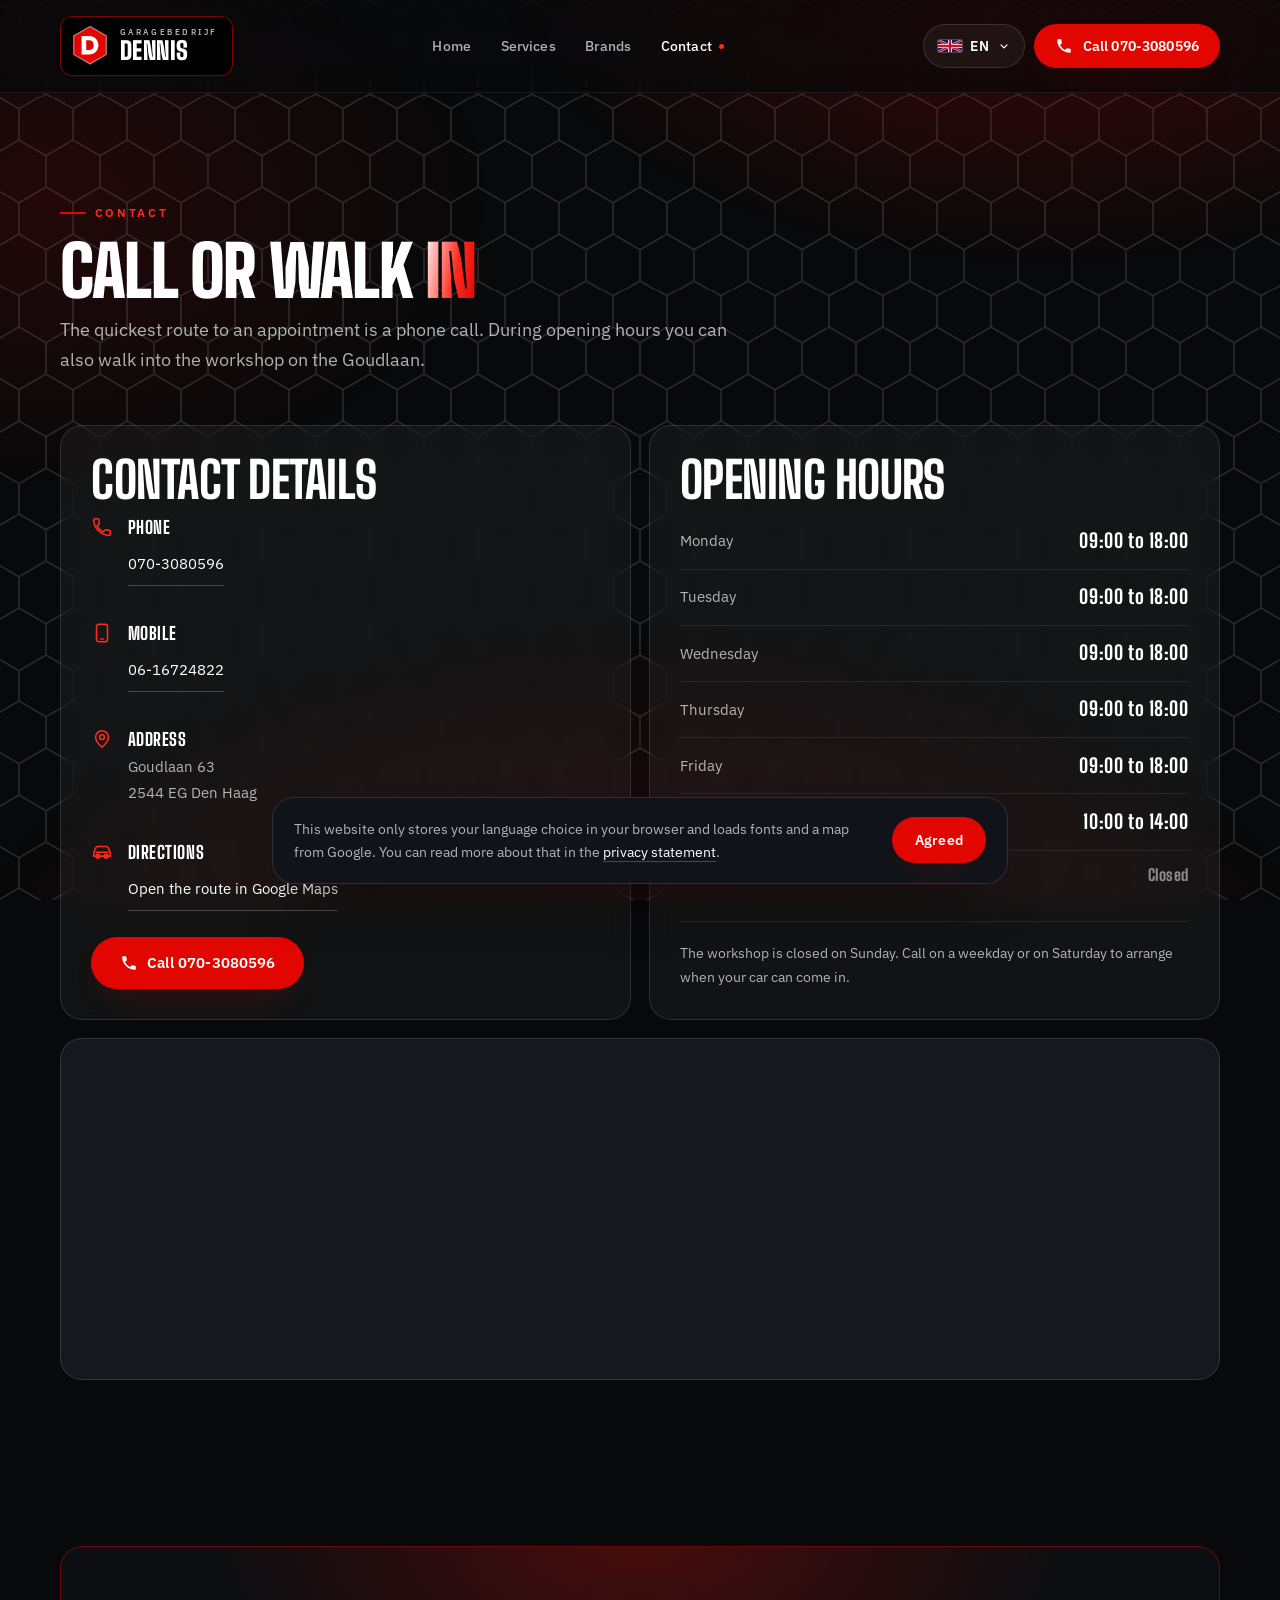
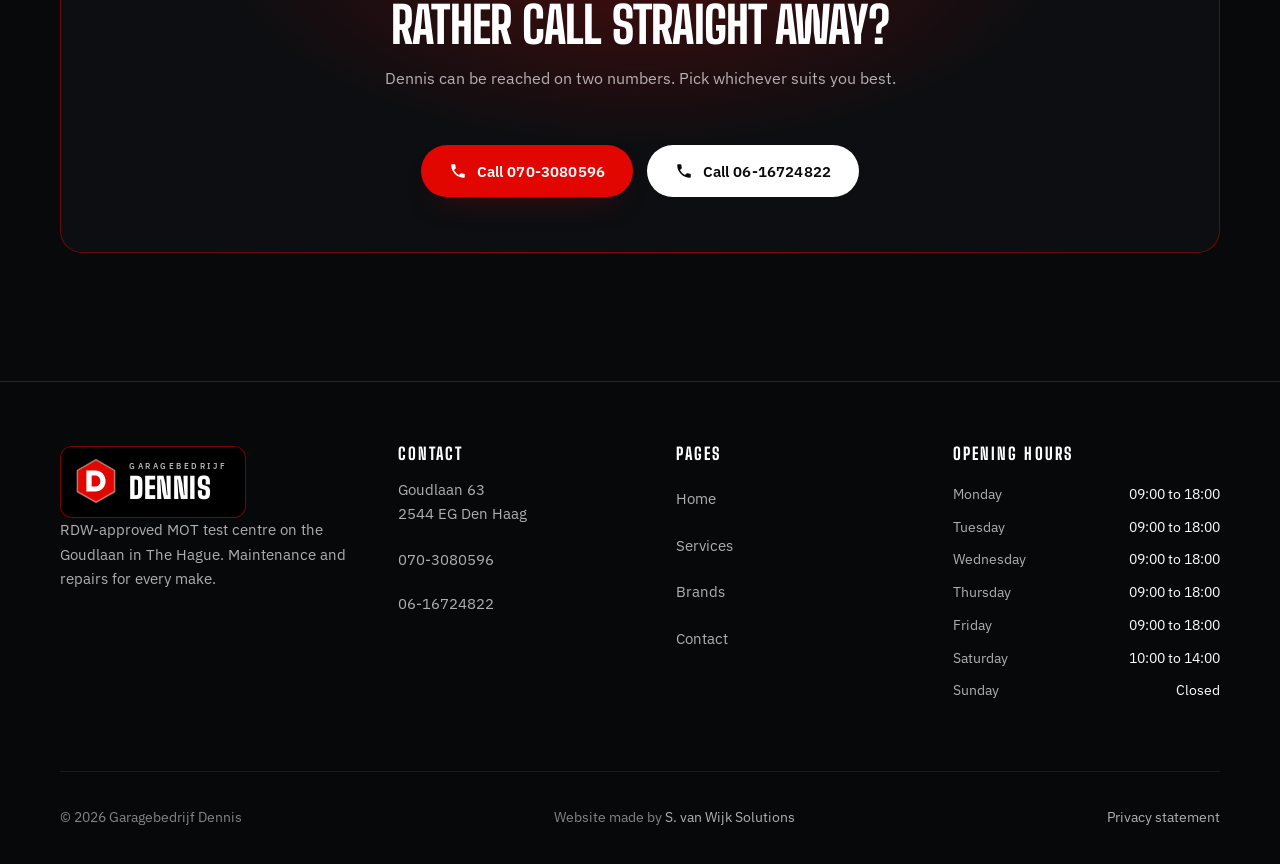
<file: contact.html>
<!DOCTYPE html>
<html lang="nl">
<head>
<meta charset="utf-8">
<meta name="viewport" content="width=device-width, initial-scale=1">
<meta name="robots" content="noindex, follow">
<title data-i18n="meta.contact.title">Contact en openingstijden | Garagebedrijf Dennis</title>
<meta name="description" data-i18n-content="meta.contact.desc" content="Garagebedrijf Dennis zit aan de Goudlaan 63 in Den Haag. Bel 070-3080596 of 06-16724822. Bekijk de openingstijden per dag en de route naar de werkplaats.">
<meta name="theme-color" content="#08090a">
<link rel="canonical" href="contact.html">
<link rel="alternate" hreflang="nl" href="contact.html">
<link rel="alternate" hreflang="en" href="contact.html">
<link rel="alternate" hreflang="x-default" href="contact.html">
<meta property="og:type" content="website">
<meta property="og:site_name" content="Garagebedrijf Dennis">
<meta property="og:title" data-i18n-content="meta.contact.title" content="Contact en openingstijden | Garagebedrijf Dennis">
<meta property="og:description" data-i18n-content="meta.contact.desc" content="Garagebedrijf Dennis zit aan de Goudlaan 63 in Den Haag. Bel 070-3080596 of 06-16724822. Bekijk de openingstijden per dag en de route naar de werkplaats.">
<meta property="og:image" content="assets/images/og-image.png">
<meta property="og:url" content="contact.html">
<meta name="twitter:card" content="summary_large_image">
<link rel="icon" href="assets/images/favicon.svg" type="image/svg+xml">
<link rel="preconnect" href="https://fonts.googleapis.com">
<link rel="preconnect" href="https://fonts.gstatic.com" crossorigin>
<link rel="stylesheet" href="https://fonts.googleapis.com/css2?family=Big+Shoulders+Display:wght@400..900&family=IBM+Plex+Sans:wght@400;500;600&display=swap">
<link rel="stylesheet" href="style.css">
<script type="application/ld+json">
{
  "@context": "https://schema.org",
  "@type": "AutoRepair",
  "name": "Garagebedrijf Dennis",
  "description": "RDW-erkend APK-keuringsstation in Den Haag voor onderhoud en reparatie van alle merken.",
  "address": {
    "@type": "PostalAddress",
    "streetAddress": "Goudlaan 63",
    "postalCode": "2544 EG",
    "addressLocality": "Den Haag",
    "addressCountry": "NL"
  },
  "telephone": "+31703080596",
  "areaServed": "Den Haag",
  "openingHoursSpecification": [
    { "@type": "OpeningHoursSpecification", "dayOfWeek": ["Monday","Tuesday","Wednesday","Thursday","Friday"], "opens": "09:00", "closes": "18:00" },
    { "@type": "OpeningHoursSpecification", "dayOfWeek": "Saturday", "opens": "10:00", "closes": "14:00" }
  ]
}
</script>
</head>
<body data-page="contact">
<div id="header-placeholder"></div>

<main id="main" class="page-main">

  <section class="section">
    <div class="container">
      <div class="section-head anim-up">
        <span class="eyebrow" data-i18n="contact.eyebrow">Contact</span>
        <h1 data-i18n-html="contact.title">Bel of loop <span class="text-grad">binnen</span></h1>
        <p class="lead" data-i18n="contact.lead">De snelste weg naar een afspraak is een telefoontje. Tijdens openingstijden kunt u ook binnenlopen bij de werkplaats aan de Goudlaan.</p>
      </div>

      <div class="split">
        <div class="glass-card reveal">
          <h2 data-i18n="contact.detailsTitle">Contactgegevens</h2>
          <ul class="contact-list">
            <li>
              <svg viewBox="0 0 24 24" fill="none" stroke="currentColor" stroke-width="1.7" stroke-linecap="round" stroke-linejoin="round" aria-hidden="true" focusable="false"><path d="M6.6 10.8a15.1 15.1 0 0 0 6.6 6.6l2.2-2.2a1 1 0 0 1 1-.24c1.15.38 2.36.58 3.6.58a1 1 0 0 1 1 1V20a1 1 0 0 1-1 1A17 17 0 0 1 3 4a1 1 0 0 1 1-1h3.5a1 1 0 0 1 1 1c0 1.24.2 2.45.58 3.6a1 1 0 0 1-.25 1z"/></svg>
              <div>
                <strong data-i18n="label.phone">Telefoon</strong>
                <a href="tel:0703080596">070-3080596</a>
              </div>
            </li>
            <li>
              <svg viewBox="0 0 24 24" fill="none" stroke="currentColor" stroke-width="1.7" stroke-linecap="round" stroke-linejoin="round" aria-hidden="true" focusable="false"><rect x="6" y="2.5" width="12" height="19" rx="2.5"/><path d="M10.6 18.5h2.8"/></svg>
              <div>
                <strong data-i18n="label.mobile">Mobiel</strong>
                <a href="tel:0616724822">06-16724822</a>
              </div>
            </li>
            <li>
              <svg viewBox="0 0 24 24" fill="none" stroke="currentColor" stroke-width="1.7" stroke-linecap="round" stroke-linejoin="round" aria-hidden="true" focusable="false"><path d="M12 21s7-6.4 7-11a7 7 0 1 0-14 0c0 4.6 7 11 7 11z"/><circle cx="12" cy="10" r="2.6"/></svg>
              <div>
                <strong data-i18n="label.address">Adres</strong>
                <address>Goudlaan 63<br>2544 EG Den Haag</address>
              </div>
            </li>
            <li>
              <svg viewBox="0 0 24 24" fill="none" stroke="currentColor" stroke-width="1.7" stroke-linecap="round" stroke-linejoin="round" aria-hidden="true" focusable="false"><path d="M3 16.5v-4.2l2.3-5A2 2 0 0 1 7.1 6h9.8a2 2 0 0 1 1.8 1.3l2.3 5v4.2"/><path d="M3 16.5h18M5.2 12.3h13.6"/><circle cx="7.5" cy="16.5" r="2"/><circle cx="16.5" cy="16.5" r="2"/></svg>
              <div>
                <strong data-i18n="label.route">Route</strong>
                <a href="https://www.google.com/maps/search/?api=1&amp;query=Goudlaan+63%2C+2544+EG+Den+Haag" target="_blank" rel="noopener" data-i18n="link.maps">Open de route in Google Maps</a>
              </div>
            </li>
          </ul>
          <div class="btn-row">
            <a class="btn btn--primary" href="tel:0703080596">
              <svg viewBox="0 0 24 24" fill="currentColor" aria-hidden="true" focusable="false"><path d="M6.6 10.8a15.1 15.1 0 0 0 6.6 6.6l2.2-2.2a1 1 0 0 1 1-.24c1.15.38 2.36.58 3.6.58a1 1 0 0 1 1 1V20a1 1 0 0 1-1 1A17 17 0 0 1 3 4a1 1 0 0 1 1-1h3.5a1 1 0 0 1 1 1c0 1.24.2 2.45.58 3.6a1 1 0 0 1-.25 1z"/></svg>
              <span data-i18n="cta.call">Bel 070-3080596</span>
            </a>
          </div>
        </div>

        <div class="glass-card reveal" id="openingstijden">
          <h2 data-i18n="label.hours">Openingstijden</h2>
          <ul class="hours-list">
            <li><span class="hours-day" data-i18n="day.mon">Maandag</span><span class="hours-time" data-i18n="hours.weekday">09:00 tot 18:00</span></li>
            <li><span class="hours-day" data-i18n="day.tue">Dinsdag</span><span class="hours-time" data-i18n="hours.weekday">09:00 tot 18:00</span></li>
            <li><span class="hours-day" data-i18n="day.wed">Woensdag</span><span class="hours-time" data-i18n="hours.weekday">09:00 tot 18:00</span></li>
            <li><span class="hours-day" data-i18n="day.thu">Donderdag</span><span class="hours-time" data-i18n="hours.weekday">09:00 tot 18:00</span></li>
            <li><span class="hours-day" data-i18n="day.fri">Vrijdag</span><span class="hours-time" data-i18n="hours.weekday">09:00 tot 18:00</span></li>
            <li><span class="hours-day" data-i18n="day.sat">Zaterdag</span><span class="hours-time" data-i18n="hours.saturday">10:00 tot 14:00</span></li>
            <li><span class="hours-day" data-i18n="day.sun">Zondag</span><span class="hours-time is-closed" data-i18n="hours.closed">Gesloten</span></li>
          </ul>
          <p class="hours-note" data-i18n="contact.hoursNote">Op zondag is de werkplaats gesloten. Bel op een werkdag of op zaterdag om te overleggen wanneer uw auto terecht kan.</p>
        </div>
      </div>

      <div class="map-wrap reveal">
        <iframe
          src="https://maps.google.com/maps?q=Goudlaan%2063%2C%202544%20EG%20Den%20Haag&amp;z=16&amp;output=embed"
          width="600" height="340" loading="lazy" referrerpolicy="no-referrer-when-downgrade"
          data-i18n-title="contact.mapTitle" title="Kaart met de locatie van Garagebedrijf Dennis aan de Goudlaan 63 in Den Haag"></iframe>
      </div>
    </div>
  </section>

  <section class="section section--tight">
    <div class="container">
      <div class="cta-band reveal">
        <h2 data-i18n="contact.cta.title">Liever meteen bellen?</h2>
        <p data-i18n="contact.cta.text">Dennis is op twee nummers bereikbaar. Kies het nummer dat u het beste uitkomt.</p>
        <div class="btn-row">
          <a class="btn btn--primary" href="tel:0703080596">
            <svg viewBox="0 0 24 24" fill="currentColor" aria-hidden="true" focusable="false"><path d="M6.6 10.8a15.1 15.1 0 0 0 6.6 6.6l2.2-2.2a1 1 0 0 1 1-.24c1.15.38 2.36.58 3.6.58a1 1 0 0 1 1 1V20a1 1 0 0 1-1 1A17 17 0 0 1 3 4a1 1 0 0 1 1-1h3.5a1 1 0 0 1 1 1c0 1.24.2 2.45.58 3.6a1 1 0 0 1-.25 1z"/></svg>
            <span data-i18n="cta.call">Bel 070-3080596</span>
          </a>
          <a class="btn btn--light" href="tel:0616724822">
            <svg viewBox="0 0 24 24" fill="currentColor" aria-hidden="true" focusable="false"><path d="M6.6 10.8a15.1 15.1 0 0 0 6.6 6.6l2.2-2.2a1 1 0 0 1 1-.24c1.15.38 2.36.58 3.6.58a1 1 0 0 1 1 1V20a1 1 0 0 1-1 1A17 17 0 0 1 3 4a1 1 0 0 1 1-1h3.5a1 1 0 0 1 1 1c0 1.24.2 2.45.58 3.6a1 1 0 0 1-.25 1z"/></svg>
            <span data-i18n="cta.callMobile">Bel 06-16724822</span>
          </a>
        </div>
      </div>
    </div>
  </section>

</main>

<div id="footer-placeholder"></div>
<script src="js/script.js" defer></script>
</body>
</html>
</file>
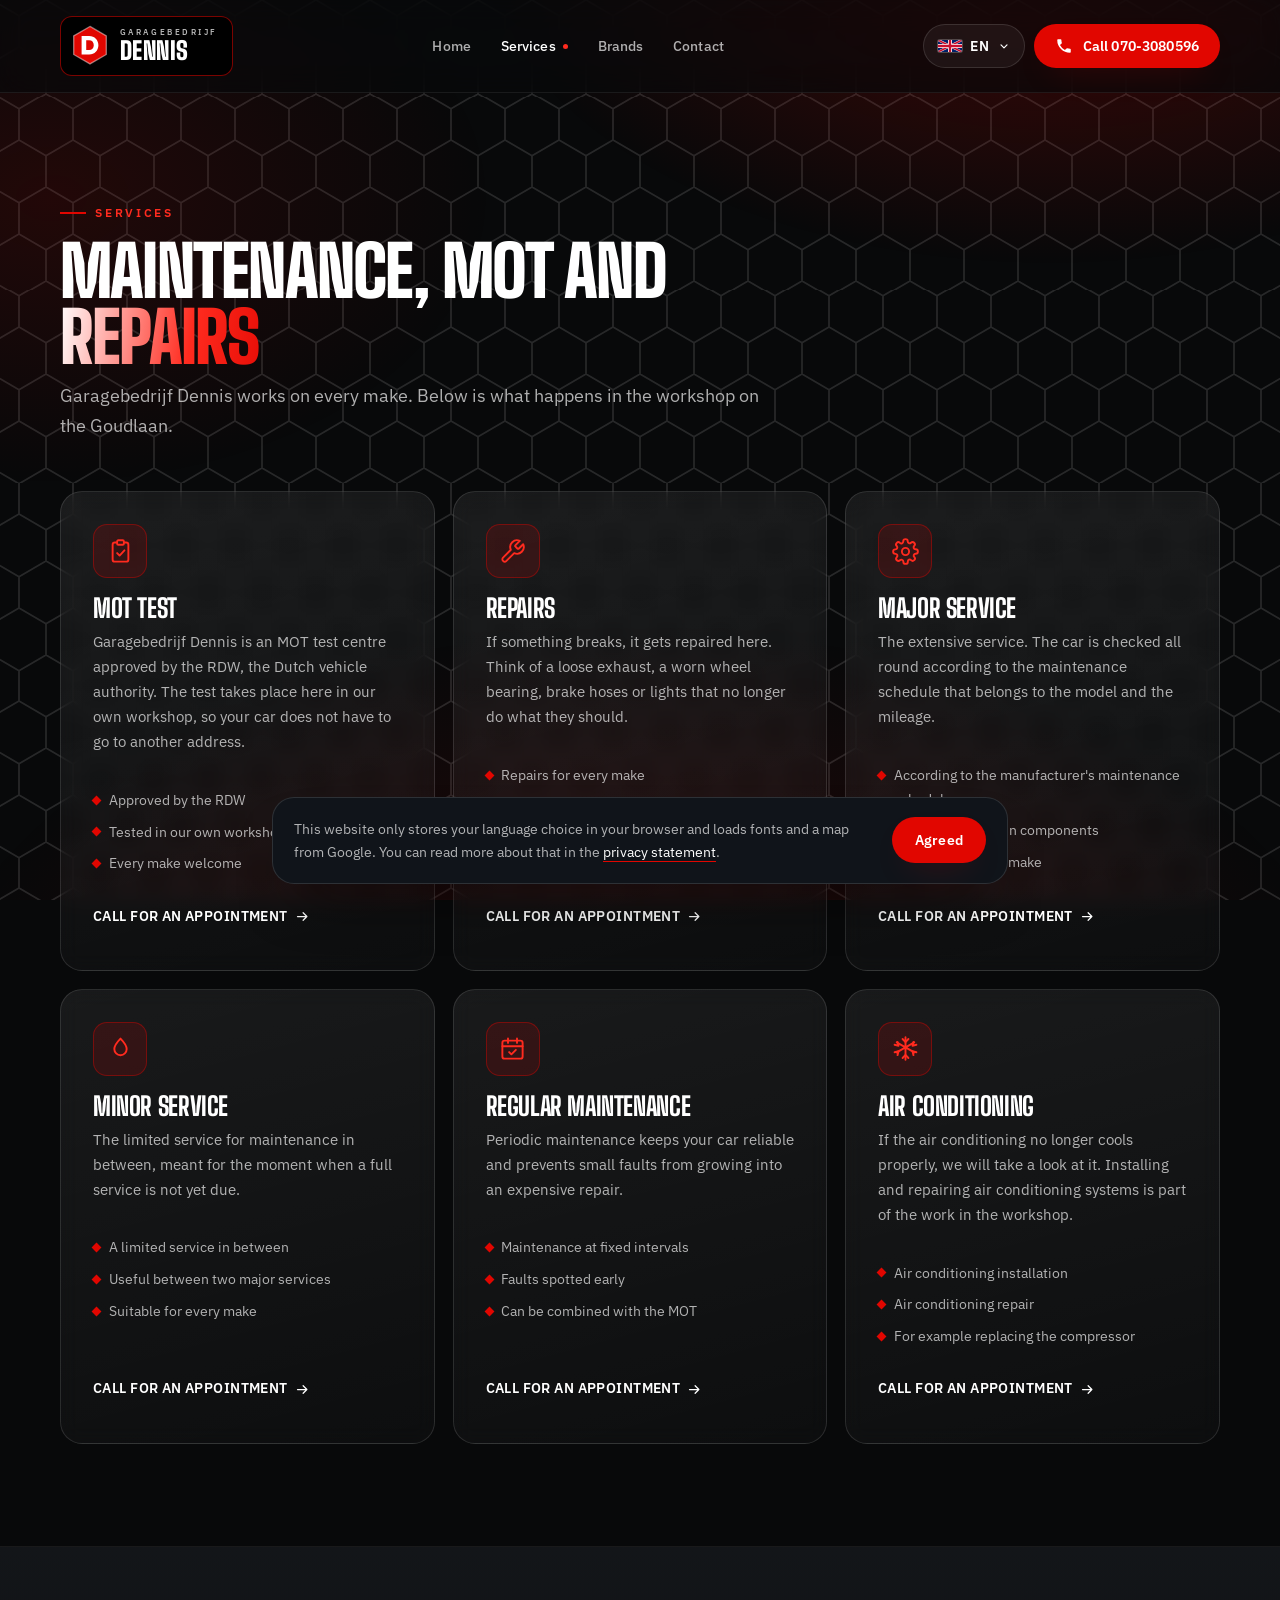
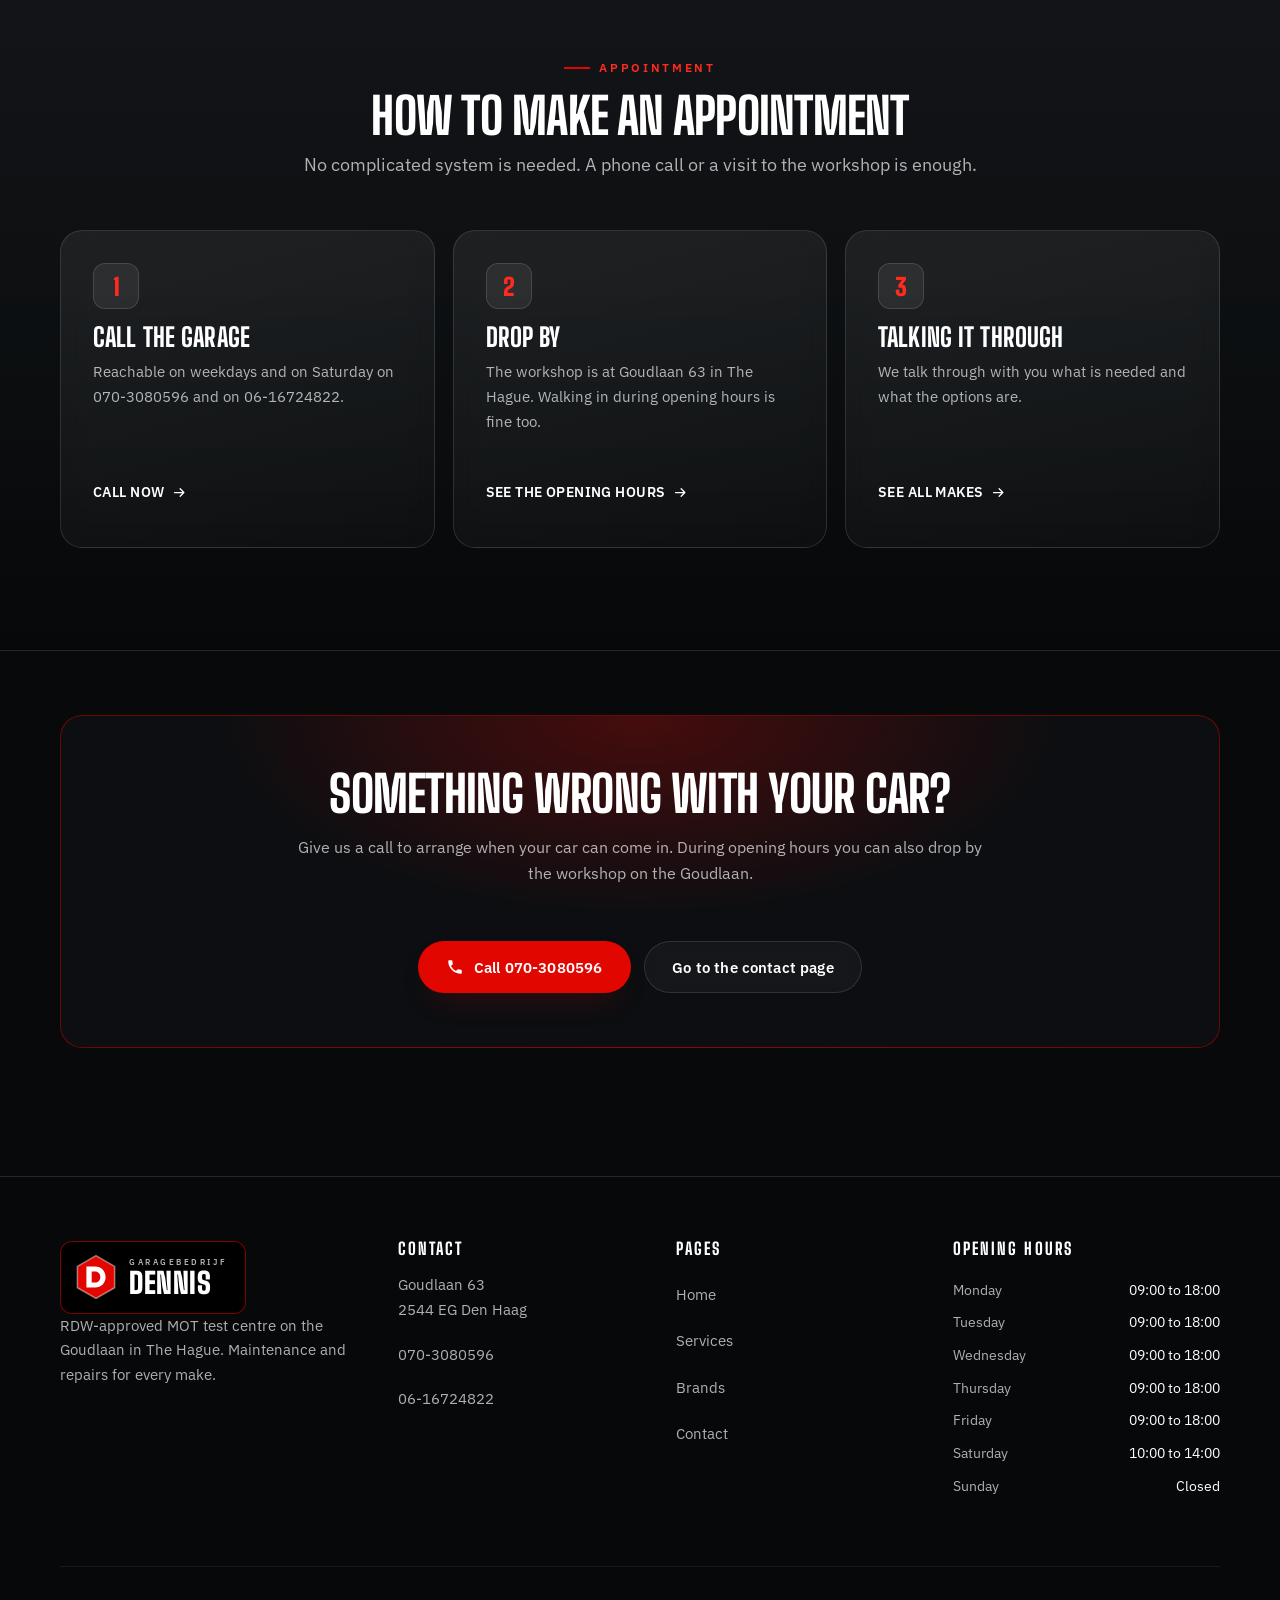
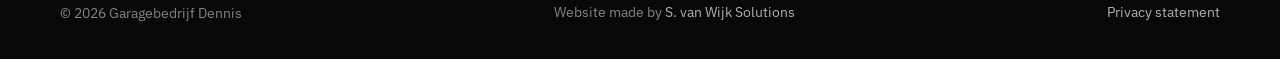
<file: diensten.html>
<!DOCTYPE html>
<html lang="nl">
<head>
<meta charset="utf-8">
<meta name="viewport" content="width=device-width, initial-scale=1">
<meta name="robots" content="noindex, follow">
<title data-i18n="meta.services.title">Diensten | Garagebedrijf Dennis in Den Haag</title>
<meta name="description" data-i18n-content="meta.services.desc" content="APK-keuring, reparatie, grote en kleine servicebeurt, regulier onderhoud en airco. Alles onder één dak bij Garagebedrijf Dennis aan de Goudlaan in Den Haag.">
<meta name="theme-color" content="#08090a">
<link rel="canonical" href="diensten.html">
<link rel="alternate" hreflang="nl" href="diensten.html">
<link rel="alternate" hreflang="en" href="diensten.html">
<link rel="alternate" hreflang="x-default" href="diensten.html">
<meta property="og:type" content="website">
<meta property="og:site_name" content="Garagebedrijf Dennis">
<meta property="og:title" data-i18n-content="meta.services.title" content="Diensten | Garagebedrijf Dennis in Den Haag">
<meta property="og:description" data-i18n-content="meta.services.desc" content="APK-keuring, reparatie, grote en kleine servicebeurt, regulier onderhoud en airco. Alles onder één dak bij Garagebedrijf Dennis aan de Goudlaan in Den Haag.">
<meta property="og:image" content="assets/images/og-image.png">
<meta property="og:url" content="diensten.html">
<meta name="twitter:card" content="summary_large_image">
<link rel="icon" href="assets/images/favicon.svg" type="image/svg+xml">
<link rel="preconnect" href="https://fonts.googleapis.com">
<link rel="preconnect" href="https://fonts.gstatic.com" crossorigin>
<link rel="stylesheet" href="https://fonts.googleapis.com/css2?family=Big+Shoulders+Display:wght@400..900&family=IBM+Plex+Sans:wght@400;500;600&display=swap">
<link rel="stylesheet" href="style.css">
<script type="application/ld+json">
{
  "@context": "https://schema.org",
  "@type": "AutoRepair",
  "name": "Garagebedrijf Dennis",
  "description": "RDW-erkend APK-keuringsstation in Den Haag voor onderhoud en reparatie van alle merken.",
  "address": {
    "@type": "PostalAddress",
    "streetAddress": "Goudlaan 63",
    "postalCode": "2544 EG",
    "addressLocality": "Den Haag",
    "addressCountry": "NL"
  },
  "telephone": "+31703080596",
  "areaServed": "Den Haag",
  "openingHoursSpecification": [
    { "@type": "OpeningHoursSpecification", "dayOfWeek": ["Monday","Tuesday","Wednesday","Thursday","Friday"], "opens": "09:00", "closes": "18:00" },
    { "@type": "OpeningHoursSpecification", "dayOfWeek": "Saturday", "opens": "10:00", "closes": "14:00" }
  ]
}
</script>
</head>
<body data-page="diensten">
<div id="header-placeholder"></div>

<main id="main" class="page-main">

  <section class="section">
    <div class="container">
      <div class="section-head anim-up">
        <span class="eyebrow" data-i18n="services.eyebrow">Diensten</span>
        <h1 data-i18n-html="services.title">Onderhoud, APK en <span class="text-grad">reparatie</span></h1>
        <p class="lead" data-i18n="services.lead">Garagebedrijf Dennis werkt aan alle merken. Hieronder staat wat er in de werkplaats aan de Goudlaan wordt gedaan.</p>
      </div>

      <div class="grid grid--3">
        <article class="card reveal">
          <span class="card-icon"><svg viewBox="0 0 24 24" fill="none" stroke="currentColor" stroke-width="1.7" stroke-linecap="round" stroke-linejoin="round" aria-hidden="true" focusable="false"><path d="M9 4H7a2 2 0 0 0-2 2v13a2 2 0 0 0 2 2h10a2 2 0 0 0 2-2V6a2 2 0 0 0-2-2h-2"/><rect x="9" y="2" width="6" height="4" rx="1"/><path d="m9 13.4 2.2 2.2 4.3-4.6"/></svg></span>
          <h2 data-i18n="service.apk.title">APK-keuring</h2>
          <p data-i18n="service.apk.long">Garagebedrijf Dennis is een door de RDW erkend APK-keuringsstation. De keuring gebeurt hier in de eigen werkplaats, dus uw auto hoeft niet naar een ander adres.</p>
          <ul class="card-list">
            <li data-i18n="service.apk.li1">Erkend door de RDW</li>
            <li data-i18n="service.apk.li2">Keuring in de eigen werkplaats</li>
            <li data-i18n="service.apk.li3">Alle merken welkom</li>
          </ul>
          <div class="card-foot">
            <a class="card-link" href="tel:0703080596">
              <span data-i18n="cta.callForAppointment">Bel voor een afspraak</span>
              <svg viewBox="0 0 24 24" fill="none" stroke="currentColor" stroke-width="2" stroke-linecap="round" stroke-linejoin="round" aria-hidden="true" focusable="false"><path d="M4 12h15M13 6l6 6-6 6"/></svg>
            </a>
          </div>
        </article>

        <article class="card reveal">
          <span class="card-icon"><svg viewBox="0 0 24 24" fill="none" stroke="currentColor" stroke-width="1.7" stroke-linecap="round" stroke-linejoin="round" aria-hidden="true" focusable="false"><path d="M14.7 6.3a1 1 0 0 0 0 1.4l1.6 1.6a1 1 0 0 0 1.4 0l3.77-3.77a6 6 0 0 1-7.94 7.94l-6.91 6.91a2.12 2.12 0 0 1-3-3l6.91-6.91a6 6 0 0 1 7.94-7.94l-3.76 3.76z"/></svg></span>
          <h2 data-i18n="service.repair.title">Reparaties</h2>
          <p data-i18n="service.repair.long">Gaat er iets kapot, dan wordt het hier gerepareerd. Denk aan een losse uitlaat, een versleten wiellager, remslangen of verlichting die niet meer doet wat het moet doen.</p>
          <ul class="card-list">
            <li data-i18n="service.repair.li1">Reparatie van alle merken</li>
            <li data-i18n="service.repair.li2">Van een kleine klus tot een grotere reparatie</li>
            <li data-i18n="service.repair.li3">Uitgevoerd in de eigen werkplaats</li>
          </ul>
          <div class="card-foot">
            <a class="card-link" href="tel:0703080596">
              <span data-i18n="cta.callForAppointment">Bel voor een afspraak</span>
              <svg viewBox="0 0 24 24" fill="none" stroke="currentColor" stroke-width="2" stroke-linecap="round" stroke-linejoin="round" aria-hidden="true" focusable="false"><path d="M4 12h15M13 6l6 6-6 6"/></svg>
            </a>
          </div>
        </article>

        <article class="card reveal">
          <span class="card-icon"><svg viewBox="0 0 24 24" fill="none" stroke="currentColor" stroke-width="1.7" stroke-linecap="round" stroke-linejoin="round" aria-hidden="true" focusable="false"><circle cx="12" cy="12" r="3.2"/><path d="M19.4 15a1.65 1.65 0 0 0 .33 1.82l.06.06a2 2 0 0 1-2.83 2.83l-.06-.06a1.65 1.65 0 0 0-1.82-.33 1.65 1.65 0 0 0-1 1.51V21a2 2 0 0 1-4 0v-.09A1.65 1.65 0 0 0 9 19.4a1.65 1.65 0 0 0-1.82.33l-.06.06a2 2 0 0 1-2.83-2.83l.06-.06a1.65 1.65 0 0 0 .33-1.82 1.65 1.65 0 0 0-1.51-1H3a2 2 0 0 1 0-4h.09A1.65 1.65 0 0 0 4.6 9a1.65 1.65 0 0 0-.33-1.82l-.06-.06a2 2 0 0 1 2.83-2.83l.06.06a1.65 1.65 0 0 0 1.82.33H9a1.65 1.65 0 0 0 1-1.51V3a2 2 0 0 1 4 0v.09a1.65 1.65 0 0 0 1 1.51 1.65 1.65 0 0 0 1.82-.33l.06-.06a2 2 0 0 1 2.83 2.83l-.06.06a1.65 1.65 0 0 0-.33 1.82V9a1.65 1.65 0 0 0 1.51 1H21a2 2 0 0 1 0 4h-.09a1.65 1.65 0 0 0-1.51 1z"/></svg></span>
          <h2 data-i18n="service.bigService.title">Grote servicebeurt</h2>
          <p data-i18n="service.bigService.long">De uitgebreide onderhoudsbeurt. De auto wordt rondom nagelopen volgens het onderhoudsschema dat bij het model en de kilometerstand hoort.</p>
          <ul class="card-list">
            <li data-i18n="service.bigService.li1">Volgens het onderhoudsschema van de fabrikant</li>
            <li data-i18n="service.bigService.li2">Controle van de belangrijkste onderdelen</li>
            <li data-i18n="service.bigService.li3">Geschikt voor alle merken</li>
          </ul>
          <div class="card-foot">
            <a class="card-link" href="tel:0703080596">
              <span data-i18n="cta.callForAppointment">Bel voor een afspraak</span>
              <svg viewBox="0 0 24 24" fill="none" stroke="currentColor" stroke-width="2" stroke-linecap="round" stroke-linejoin="round" aria-hidden="true" focusable="false"><path d="M4 12h15M13 6l6 6-6 6"/></svg>
            </a>
          </div>
        </article>

        <article class="card reveal">
          <span class="card-icon"><svg viewBox="0 0 24 24" fill="none" stroke="currentColor" stroke-width="1.7" stroke-linecap="round" stroke-linejoin="round" aria-hidden="true" focusable="false"><path d="M12 3.2s5.5 5.6 5.5 9.3a5.5 5.5 0 0 1-11 0C6.5 8.8 12 3.2 12 3.2z"/></svg></span>
          <h2 data-i18n="service.smallService.title">Kleine servicebeurt</h2>
          <p data-i18n="service.smallService.long">De beperkte beurt voor tussentijds onderhoud, bedoeld voor het moment waarop een volledige servicebeurt nog niet aan de orde is.</p>
          <ul class="card-list">
            <li data-i18n="service.smallService.li1">Beperkte beurt tussendoor</li>
            <li data-i18n="service.smallService.li2">Handig tussen twee grote beurten in</li>
            <li data-i18n="service.smallService.li3">Geschikt voor alle merken</li>
          </ul>
          <div class="card-foot">
            <a class="card-link" href="tel:0703080596">
              <span data-i18n="cta.callForAppointment">Bel voor een afspraak</span>
              <svg viewBox="0 0 24 24" fill="none" stroke="currentColor" stroke-width="2" stroke-linecap="round" stroke-linejoin="round" aria-hidden="true" focusable="false"><path d="M4 12h15M13 6l6 6-6 6"/></svg>
            </a>
          </div>
        </article>

        <article class="card reveal">
          <span class="card-icon"><svg viewBox="0 0 24 24" fill="none" stroke="currentColor" stroke-width="1.7" stroke-linecap="round" stroke-linejoin="round" aria-hidden="true" focusable="false"><rect x="3" y="5" width="18" height="16" rx="2"/><path d="M8 3v4M16 3v4M3 10h18"/><path d="m9 15.2 2 2 4-4"/></svg></span>
          <h2 data-i18n="service.maintenance.title">Regulier onderhoud</h2>
          <p data-i18n="service.maintenance.long">Periodiek onderhoud houdt uw auto betrouwbaar en voorkomt dat kleine gebreken uitgroeien tot een dure reparatie.</p>
          <ul class="card-list">
            <li data-i18n="service.maintenance.li1">Onderhoud op vaste momenten</li>
            <li data-i18n="service.maintenance.li2">Gebreken vroeg in beeld</li>
            <li data-i18n="service.maintenance.li3">Te combineren met de APK</li>
          </ul>
          <div class="card-foot">
            <a class="card-link" href="tel:0703080596">
              <span data-i18n="cta.callForAppointment">Bel voor een afspraak</span>
              <svg viewBox="0 0 24 24" fill="none" stroke="currentColor" stroke-width="2" stroke-linecap="round" stroke-linejoin="round" aria-hidden="true" focusable="false"><path d="M4 12h15M13 6l6 6-6 6"/></svg>
            </a>
          </div>
        </article>

        <article class="card reveal">
          <span class="card-icon"><svg viewBox="0 0 24 24" fill="none" stroke="currentColor" stroke-width="1.7" stroke-linecap="round" stroke-linejoin="round" aria-hidden="true" focusable="false"><path d="M12 2v20M4.2 6.5l15.6 9M19.8 6.5l-15.6 9"/><path d="M12 6.2 9.4 3.6M12 6.2l2.6-2.6M12 17.8l-2.6 2.6M12 17.8l2.6 2.6"/><path d="m5.8 9.6-3.5-.9M5.8 9.6 4.9 6.1M18.2 14.4l3.5.9M18.2 14.4l.9 3.5M5.8 14.4l-3.5.9M5.8 14.4l-.9 3.5M18.2 9.6l3.5-.9M18.2 9.6l.9-3.5"/></svg></span>
          <h2 data-i18n="service.aircon.title">Airco</h2>
          <p data-i18n="service.aircon.long">Koelt de airco niet meer goed, dan kijken wij ernaar. Ook het installeren en repareren van aircosystemen hoort bij het werk in de werkplaats.</p>
          <ul class="card-list">
            <li data-i18n="service.aircon.li1">Installatie van airco</li>
            <li data-i18n="service.aircon.li2">Reparatie van airco</li>
            <li data-i18n="service.aircon.li3">Bijvoorbeeld het vervangen van de compressor</li>
          </ul>
          <div class="card-foot">
            <a class="card-link" href="tel:0703080596">
              <span data-i18n="cta.callForAppointment">Bel voor een afspraak</span>
              <svg viewBox="0 0 24 24" fill="none" stroke="currentColor" stroke-width="2" stroke-linecap="round" stroke-linejoin="round" aria-hidden="true" focusable="false"><path d="M4 12h15M13 6l6 6-6 6"/></svg>
            </a>
          </div>
        </article>
      </div>
    </div>
  </section>

  <!-- Afspraak maken -->
  <section class="section section--panel">
    <div class="container">
      <div class="section-head section-head--center reveal">
        <span class="eyebrow" data-i18n="services.steps.eyebrow">Afspraak</span>
        <h2 data-i18n="services.steps.title">Zo maakt u een afspraak</h2>
        <p class="lead" data-i18n="services.steps.lead">Er is geen ingewikkeld systeem nodig. Een telefoontje of een bezoek aan de werkplaats is genoeg.</p>
      </div>

      <div class="grid grid--3">
        <article class="card reveal">
          <span class="step-num">1</span>
          <h3 data-i18n="services.step1.title">Bel de garage</h3>
          <p data-i18n="services.step1.text">Op werkdagen en op zaterdag bereikbaar op 070-3080596 en op 06-16724822.</p>
          <div class="card-foot">
            <a class="card-link" href="tel:0703080596">
              <span data-i18n="cta.callNow">Bel nu</span>
              <svg viewBox="0 0 24 24" fill="none" stroke="currentColor" stroke-width="2" stroke-linecap="round" stroke-linejoin="round" aria-hidden="true" focusable="false"><path d="M4 12h15M13 6l6 6-6 6"/></svg>
            </a>
          </div>
        </article>

        <article class="card reveal">
          <span class="step-num">2</span>
          <h3 data-i18n="services.step2.title">Kom langs</h3>
          <p data-i18n="services.step2.text">De werkplaats zit aan de Goudlaan 63 in Den Haag. Binnenlopen tijdens openingstijden kan ook.</p>
          <div class="card-foot">
            <a class="card-link" href="contact.html#openingstijden">
              <span data-i18n="cta.seeHours">Bekijk de openingstijden</span>
              <svg viewBox="0 0 24 24" fill="none" stroke="currentColor" stroke-width="2" stroke-linecap="round" stroke-linejoin="round" aria-hidden="true" focusable="false"><path d="M4 12h15M13 6l6 6-6 6"/></svg>
            </a>
          </div>
        </article>

        <article class="card reveal">
          <span class="step-num">3</span>
          <h3 data-i18n="services.step3.title">Overleg over uw auto</h3>
          <p data-i18n="services.step3.text">Er wordt met u overlegd over wat er nodig is en welke mogelijkheden er zijn.</p>
          <div class="card-foot">
            <a class="card-link" href="merken.html">
              <span data-i18n="cta.allBrands">Bekijk alle merken</span>
              <svg viewBox="0 0 24 24" fill="none" stroke="currentColor" stroke-width="2" stroke-linecap="round" stroke-linejoin="round" aria-hidden="true" focusable="false"><path d="M4 12h15M13 6l6 6-6 6"/></svg>
            </a>
          </div>
        </article>
      </div>
    </div>
  </section>

  <section class="section section--tight">
    <div class="container">
      <div class="cta-band reveal">
        <h2 data-i18n="cta.band.title">Iets aan uw auto?</h2>
        <p data-i18n="cta.band.text">Bel even om te overleggen wanneer uw auto terecht kan. Tijdens openingstijden kunt u ook langslopen bij de werkplaats aan de Goudlaan.</p>
        <div class="btn-row">
          <a class="btn btn--primary" href="tel:0703080596">
            <svg viewBox="0 0 24 24" fill="currentColor" aria-hidden="true" focusable="false"><path d="M6.6 10.8a15.1 15.1 0 0 0 6.6 6.6l2.2-2.2a1 1 0 0 1 1-.24c1.15.38 2.36.58 3.6.58a1 1 0 0 1 1 1V20a1 1 0 0 1-1 1A17 17 0 0 1 3 4a1 1 0 0 1 1-1h3.5a1 1 0 0 1 1 1c0 1.24.2 2.45.58 3.6a1 1 0 0 1-.25 1z"/></svg>
            <span data-i18n="cta.call">Bel 070-3080596</span>
          </a>
          <a class="btn btn--ghost" href="contact.html" data-i18n="cta.contactPage">Naar de contactpagina</a>
        </div>
      </div>
    </div>
  </section>

</main>

<div id="footer-placeholder"></div>
<script src="js/script.js" defer></script>
</body>
</html>
</file>
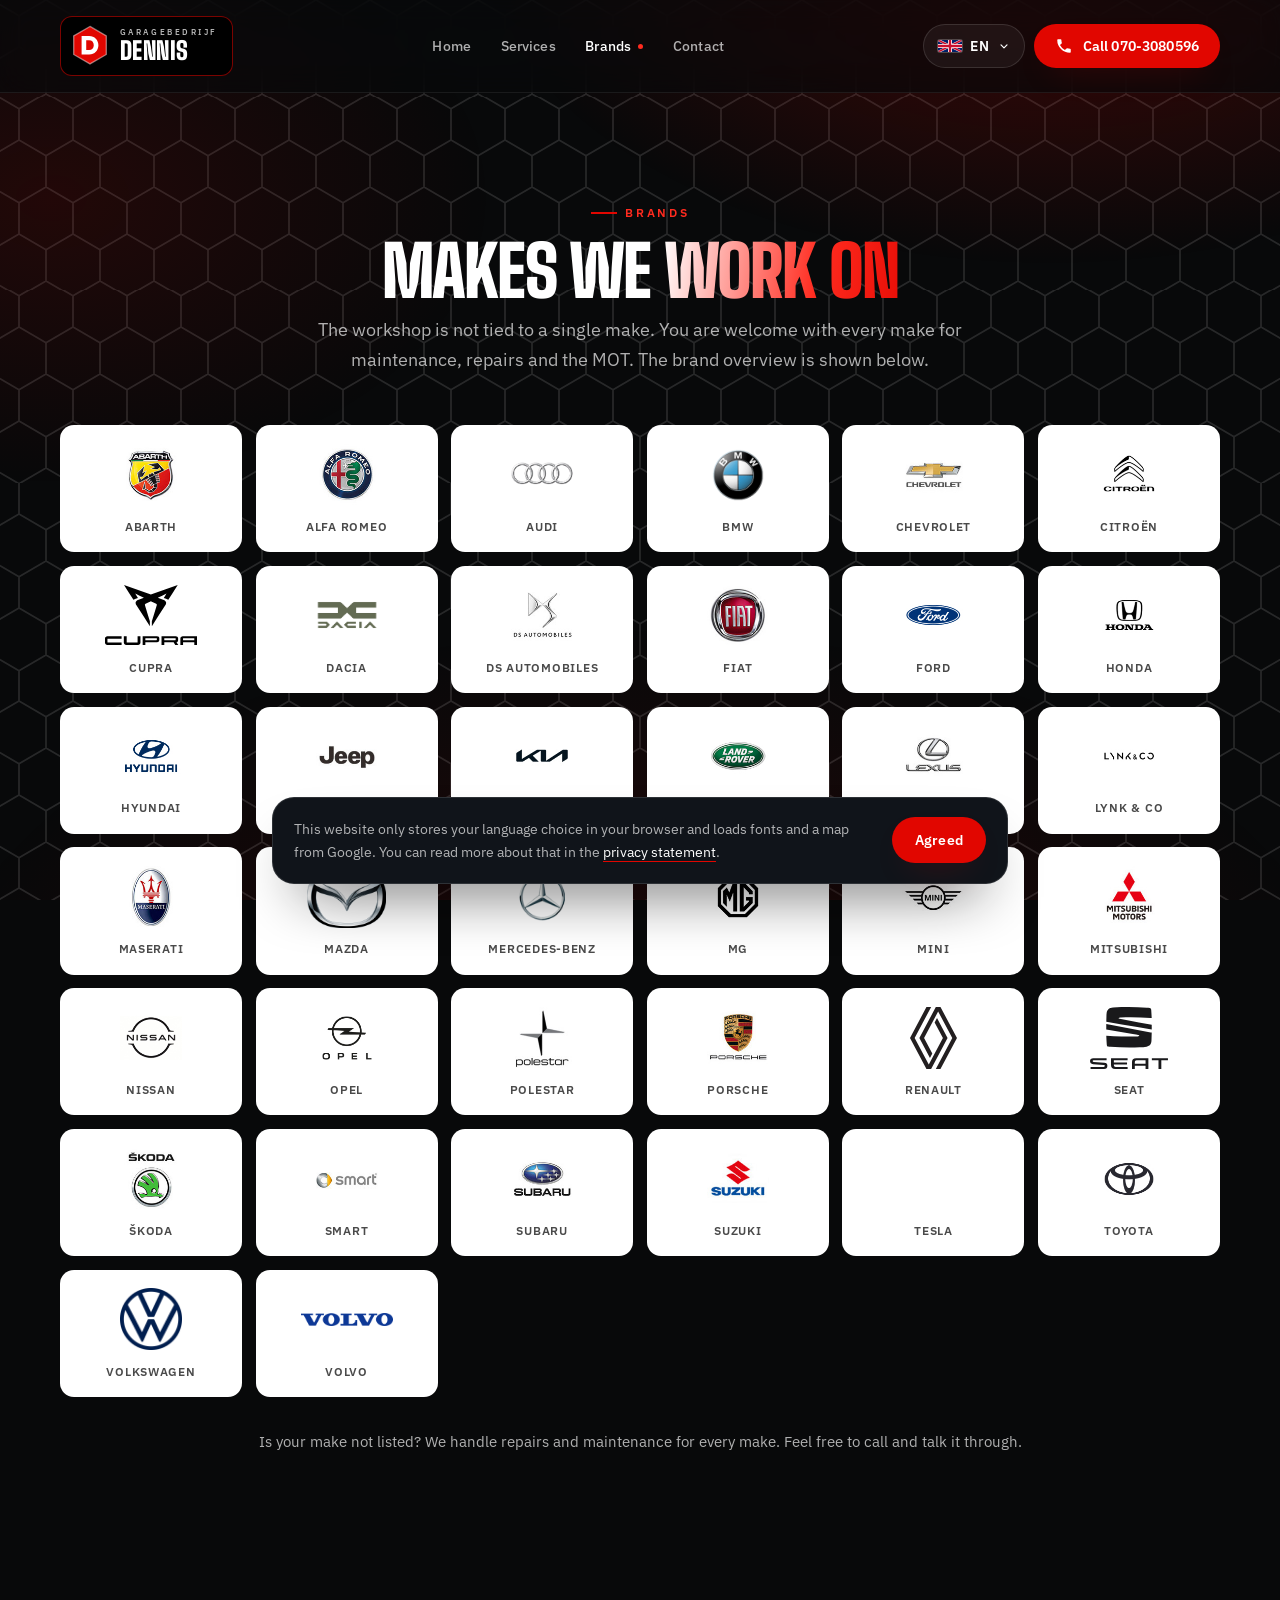
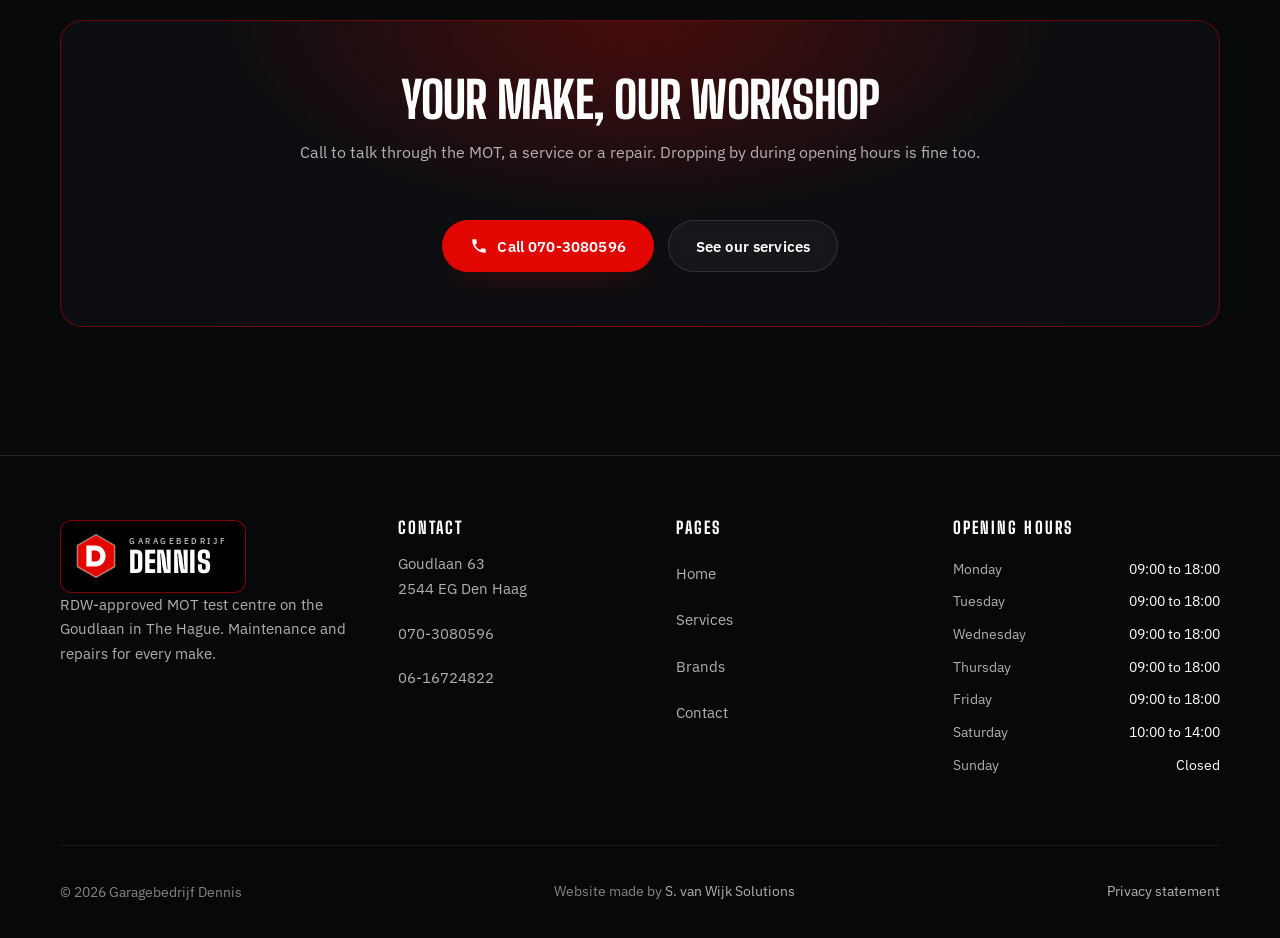
<file: merken.html>
<!DOCTYPE html>
<html lang="nl">
<head>
<meta charset="utf-8">
<meta name="viewport" content="width=device-width, initial-scale=1">
<meta name="robots" content="noindex, follow">
<title data-i18n="meta.brands.title">Merken | Garagebedrijf Dennis in Den Haag</title>
<meta name="description" data-i18n-content="meta.brands.desc" content="Bij Garagebedrijf Dennis in Den Haag bent u met alle automerken welkom voor APK, onderhoud en reparatie. Bekijk het volledige merkenoverzicht.">
<meta name="theme-color" content="#08090a">
<link rel="canonical" href="merken.html">
<link rel="alternate" hreflang="nl" href="merken.html">
<link rel="alternate" hreflang="en" href="merken.html">
<link rel="alternate" hreflang="x-default" href="merken.html">
<meta property="og:type" content="website">
<meta property="og:site_name" content="Garagebedrijf Dennis">
<meta property="og:title" data-i18n-content="meta.brands.title" content="Merken | Garagebedrijf Dennis in Den Haag">
<meta property="og:description" data-i18n-content="meta.brands.desc" content="Bij Garagebedrijf Dennis in Den Haag bent u met alle automerken welkom voor APK, onderhoud en reparatie. Bekijk het volledige merkenoverzicht.">
<meta property="og:image" content="assets/images/og-image.png">
<meta property="og:url" content="merken.html">
<meta name="twitter:card" content="summary_large_image">
<link rel="icon" href="assets/images/favicon.svg" type="image/svg+xml">
<link rel="preconnect" href="https://fonts.googleapis.com">
<link rel="preconnect" href="https://fonts.gstatic.com" crossorigin>
<link rel="stylesheet" href="https://fonts.googleapis.com/css2?family=Big+Shoulders+Display:wght@400..900&family=IBM+Plex+Sans:wght@400;500;600&display=swap">
<link rel="stylesheet" href="style.css">
<script type="application/ld+json">
{
  "@context": "https://schema.org",
  "@type": "AutoRepair",
  "name": "Garagebedrijf Dennis",
  "description": "RDW-erkend APK-keuringsstation in Den Haag voor onderhoud en reparatie van alle merken.",
  "address": {
    "@type": "PostalAddress",
    "streetAddress": "Goudlaan 63",
    "postalCode": "2544 EG",
    "addressLocality": "Den Haag",
    "addressCountry": "NL"
  },
  "telephone": "+31703080596",
  "areaServed": "Den Haag",
  "openingHoursSpecification": [
    { "@type": "OpeningHoursSpecification", "dayOfWeek": ["Monday","Tuesday","Wednesday","Thursday","Friday"], "opens": "09:00", "closes": "18:00" },
    { "@type": "OpeningHoursSpecification", "dayOfWeek": "Saturday", "opens": "10:00", "closes": "14:00" }
  ]
}
</script>
</head>
<body data-page="merken">
<div id="header-placeholder"></div>

<main id="main" class="page-main">

  <section class="section">
    <div class="container">
      <div class="section-head section-head--center anim-up">
        <span class="eyebrow" data-i18n="brands.eyebrow">Merken</span>
        <h1 data-i18n-html="brands.title">Merken waar wij <span class="text-grad">aan werken</span></h1>
        <p class="lead" data-i18n="brands.lead">De werkplaats is niet aan één merk gebonden. Voor onderhoud, reparatie en de APK bent u welkom met alle merken. Hieronder staat het merkenoverzicht.</p>
      </div>

      <div class="brand-wall reveal">
        <div class="brand-tile">
          <img src="assets/images/abarth.jpg" alt="Abarth" width="122" height="122" loading="lazy" decoding="async">
          <span>Abarth</span>
        </div>
        <div class="brand-tile">
          <img src="assets/images/alfa-romeo.jpg" alt="Alfa Romeo" width="122" height="122" loading="lazy" decoding="async">
          <span>Alfa Romeo</span>
        </div>
        <div class="brand-tile">
          <img src="assets/images/audi.webp" alt="Audi" width="937" height="702" loading="lazy" decoding="async">
          <span>Audi</span>
        </div>
        <div class="brand-tile">
          <img src="assets/images/bmw.png" alt="BMW" width="300" height="300" loading="lazy" decoding="async">
          <span>BMW</span>
        </div>
        <div class="brand-tile">
          <img src="assets/images/chevrolet.jpg" alt="Chevrolet" width="122" height="122" loading="lazy" decoding="async">
          <span>Chevrolet</span>
        </div>
        <div class="brand-tile">
          <img src="assets/images/citroen.jpg" alt="Citroën" width="122" height="122" loading="lazy" decoding="async">
          <span>Citroën</span>
        </div>
        <div class="brand-tile">
          <img src="assets/images/cupra.svg" alt="CUPRA" width="312" height="204" loading="lazy" decoding="async">
          <span>CUPRA</span>
        </div>
        <div class="brand-tile">
          <img src="assets/images/dacia.png" alt="Dacia" width="2520" height="2520" loading="lazy" decoding="async">
          <span>Dacia</span>
        </div>
        <div class="brand-tile">
          <img src="assets/images/ds.jpg" alt="DS Automobiles" width="122" height="122" loading="lazy" decoding="async">
          <span>DS Automobiles</span>
        </div>
        <div class="brand-tile">
          <img src="assets/images/fiat.jpg" alt="Fiat" width="122" height="122" loading="lazy" decoding="async">
          <span>Fiat</span>
        </div>
        <div class="brand-tile">
          <img src="assets/images/ford.jpg" alt="Ford" width="122" height="122" loading="lazy" decoding="async">
          <span>Ford</span>
        </div>
        <div class="brand-tile">
          <img src="assets/images/honda.jpg" alt="Honda" width="122" height="122" loading="lazy" decoding="async">
          <span>Honda</span>
        </div>
        <div class="brand-tile">
          <img src="assets/images/hyundai.jpg" alt="Hyundai" width="122" height="122" loading="lazy" decoding="async">
          <span>Hyundai</span>
        </div>
        <div class="brand-tile">
          <img src="assets/images/jeep.jpg" alt="Jeep" width="122" height="122" loading="lazy" decoding="async">
          <span>Jeep</span>
        </div>
        <div class="brand-tile">
          <img src="assets/images/kia.jpg" alt="Kia" width="122" height="122" loading="lazy" decoding="async">
          <span>Kia</span>
        </div>
        <div class="brand-tile">
          <img src="assets/images/land-rover.jpg" alt="Land Rover" width="122" height="122" loading="lazy" decoding="async">
          <span>Land Rover</span>
        </div>
        <div class="brand-tile">
          <img src="assets/images/lexus.jpg" alt="Lexus" width="122" height="122" loading="lazy" decoding="async">
          <span>Lexus</span>
        </div>
        <div class="brand-tile">
          <img src="assets/images/lynk-co.jpg" alt="Lynk &amp; Co" width="122" height="122" loading="lazy" decoding="async">
          <span>Lynk &amp; Co</span>
        </div>
        <div class="brand-tile">
          <img src="assets/images/maserati.jpg" alt="Maserati" width="122" height="122" loading="lazy" decoding="async">
          <span>Maserati</span>
        </div>
        <div class="brand-tile">
          <img src="assets/images/mazda.png" alt="Mazda" width="445" height="352" loading="lazy" decoding="async">
          <span>Mazda</span>
        </div>
        <div class="brand-tile">
          <img src="assets/images/mercedes-benz.png" alt="Mercedes-Benz" width="300" height="300" loading="lazy" decoding="async">
          <span>Mercedes-Benz</span>
        </div>
        <div class="brand-tile">
          <img src="assets/images/mg.jpg" alt="MG" width="122" height="122" loading="lazy" decoding="async">
          <span>MG</span>
        </div>
        <div class="brand-tile">
          <img src="assets/images/mini.jpg" alt="MINI" width="122" height="122" loading="lazy" decoding="async">
          <span>MINI</span>
        </div>
        <div class="brand-tile">
          <img src="assets/images/mitsubishi.jpg" alt="Mitsubishi" width="122" height="122" loading="lazy" decoding="async">
          <span>Mitsubishi</span>
        </div>
        <div class="brand-tile">
          <img src="assets/images/nissan.jpg" alt="Nissan" width="122" height="122" loading="lazy" decoding="async">
          <span>Nissan</span>
        </div>
        <div class="brand-tile">
          <img src="assets/images/opel.jpg" alt="Opel" width="122" height="122" loading="lazy" decoding="async">
          <span>Opel</span>
        </div>
        <div class="brand-tile">
          <img src="assets/images/polestar.jpg" alt="Polestar" width="122" height="122" loading="lazy" decoding="async">
          <span>Polestar</span>
        </div>
        <div class="brand-tile">
          <img src="assets/images/porsche.jpg" alt="Porsche" width="122" height="122" loading="lazy" decoding="async">
          <span>Porsche</span>
        </div>
        <div class="brand-tile">
          <img src="assets/images/renault.svg" alt="Renault" width="954" height="1255" loading="lazy" decoding="async">
          <span>Renault</span>
        </div>
        <div class="brand-tile">
          <img src="assets/images/seat.svg" alt="SEAT" width="973" height="773" loading="lazy" decoding="async">
          <span>SEAT</span>
        </div>
        <div class="brand-tile">
          <img src="assets/images/skoda.jpg" alt="Škoda" width="122" height="122" loading="lazy" decoding="async">
          <span>Škoda</span>
        </div>
        <div class="brand-tile">
          <img src="assets/images/smart.jpg" alt="smart" width="122" height="122" loading="lazy" decoding="async">
          <span>smart</span>
        </div>
        <div class="brand-tile">
          <img src="assets/images/subaru.jpg" alt="Subaru" width="122" height="122" loading="lazy" decoding="async">
          <span>Subaru</span>
        </div>
        <div class="brand-tile">
          <img src="assets/images/suzuki.jpg" alt="Suzuki" width="100" height="100" loading="lazy" decoding="async">
          <span>Suzuki</span>
        </div>
        <div class="brand-tile">
          <img src="assets/images/tesla.png" alt="Tesla" width="2500" height="2500" loading="lazy" decoding="async">
          <span>Tesla</span>
        </div>
        <div class="brand-tile">
          <img src="assets/images/toyota.jpg" alt="Toyota" width="122" height="122" loading="lazy" decoding="async">
          <span>Toyota</span>
        </div>
        <div class="brand-tile">
          <img src="assets/images/volkswagen.webp" alt="Volkswagen" width="1024" height="1024" loading="lazy" decoding="async">
          <span>Volkswagen</span>
        </div>
        <div class="brand-tile">
          <img src="assets/images/volvo.webp" alt="Volvo" width="3840" height="529" loading="lazy" decoding="async">
          <span>Volvo</span>
        </div>
      </div>

      <p class="brand-note" data-i18n="brands.note">Staat uw merk er niet tussen? Reparatie en onderhoud doen wij voor alle merken. Bel gerust even om te overleggen.</p>
    </div>
  </section>

  <section class="section section--tight">
    <div class="container">
      <div class="cta-band reveal">
        <h2 data-i18n="brands.cta.title">Uw merk, onze werkplaats</h2>
        <p data-i18n="brands.cta.text">Bel om te overleggen over de APK, een servicebeurt of een reparatie. Langskomen tijdens openingstijden kan ook.</p>
        <div class="btn-row">
          <a class="btn btn--primary" href="tel:0703080596">
            <svg viewBox="0 0 24 24" fill="currentColor" aria-hidden="true" focusable="false"><path d="M6.6 10.8a15.1 15.1 0 0 0 6.6 6.6l2.2-2.2a1 1 0 0 1 1-.24c1.15.38 2.36.58 3.6.58a1 1 0 0 1 1 1V20a1 1 0 0 1-1 1A17 17 0 0 1 3 4a1 1 0 0 1 1-1h3.5a1 1 0 0 1 1 1c0 1.24.2 2.45.58 3.6a1 1 0 0 1-.25 1z"/></svg>
            <span data-i18n="cta.call">Bel 070-3080596</span>
          </a>
          <a class="btn btn--ghost" href="diensten.html" data-i18n="cta.seeServices">Bekijk de diensten</a>
        </div>
      </div>
    </div>
  </section>

</main>

<div id="footer-placeholder"></div>
<script src="js/script.js" defer></script>
</body>
</html>
</file>
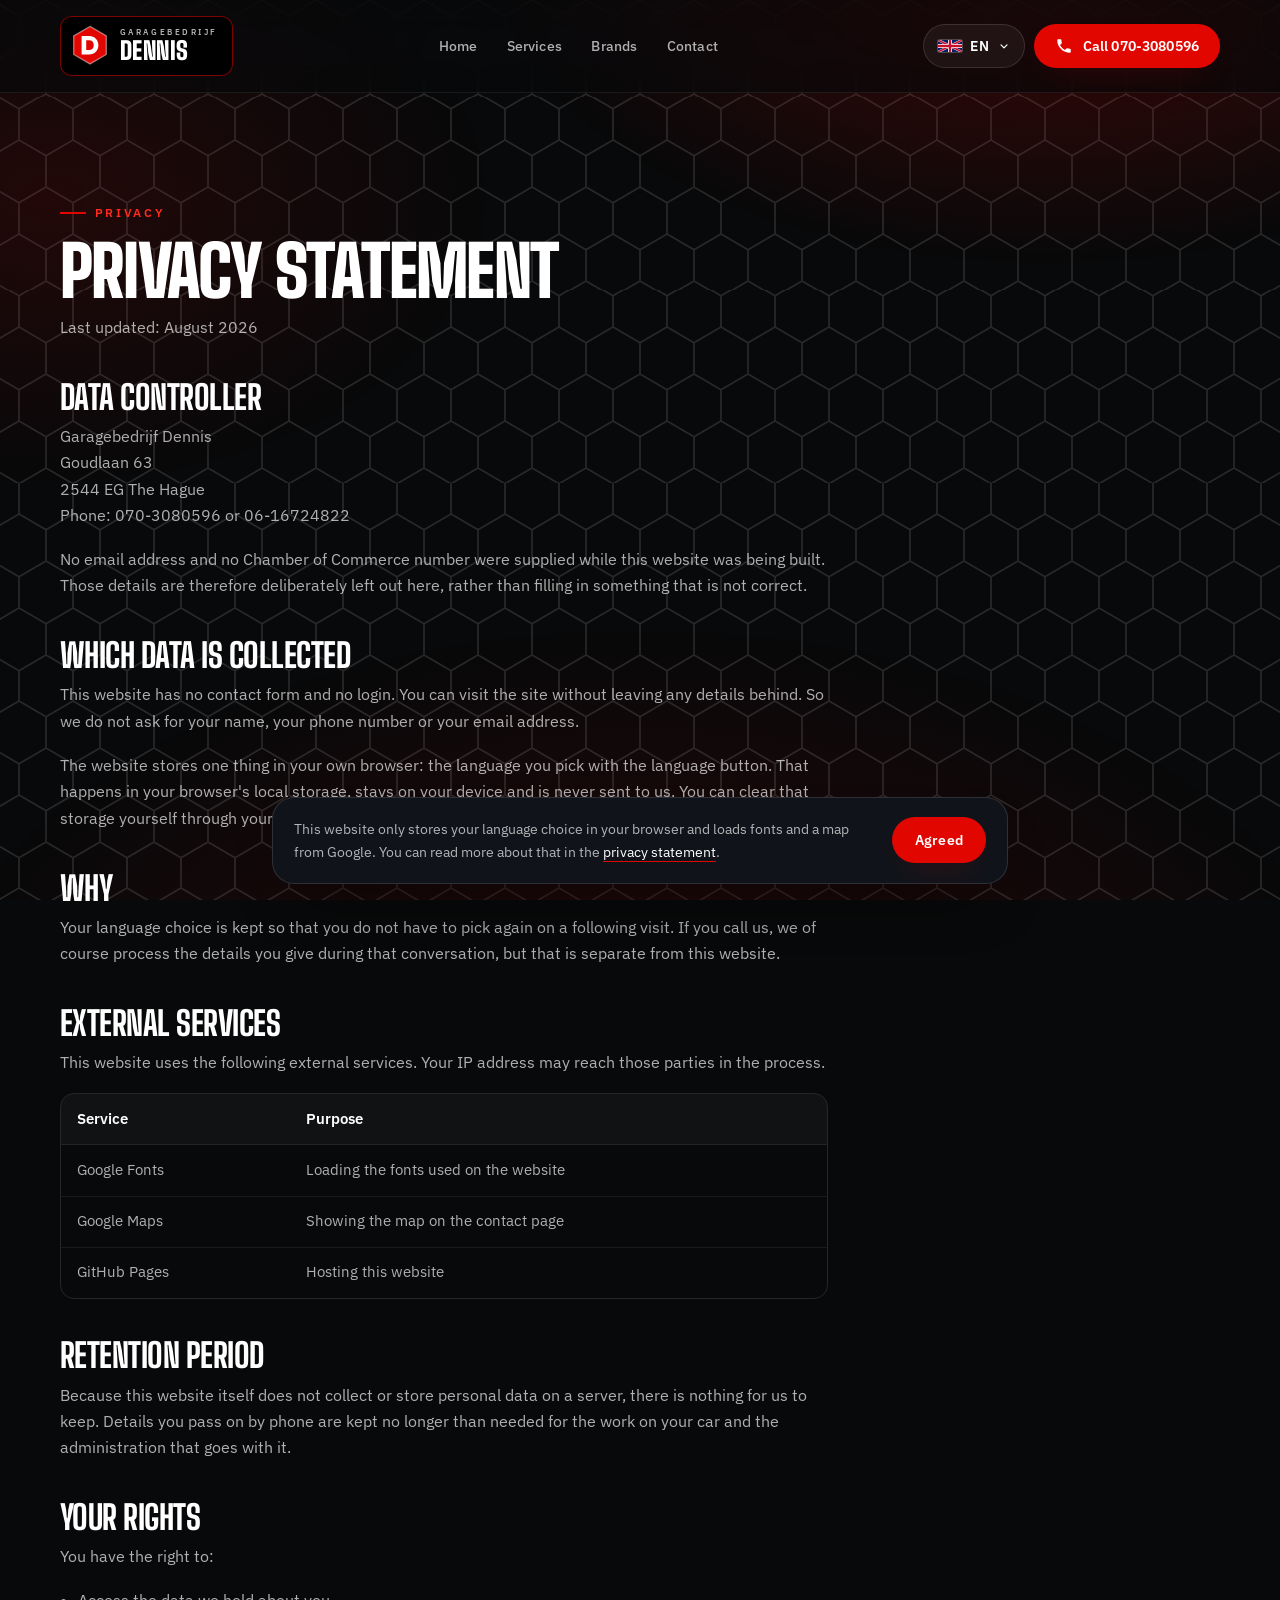
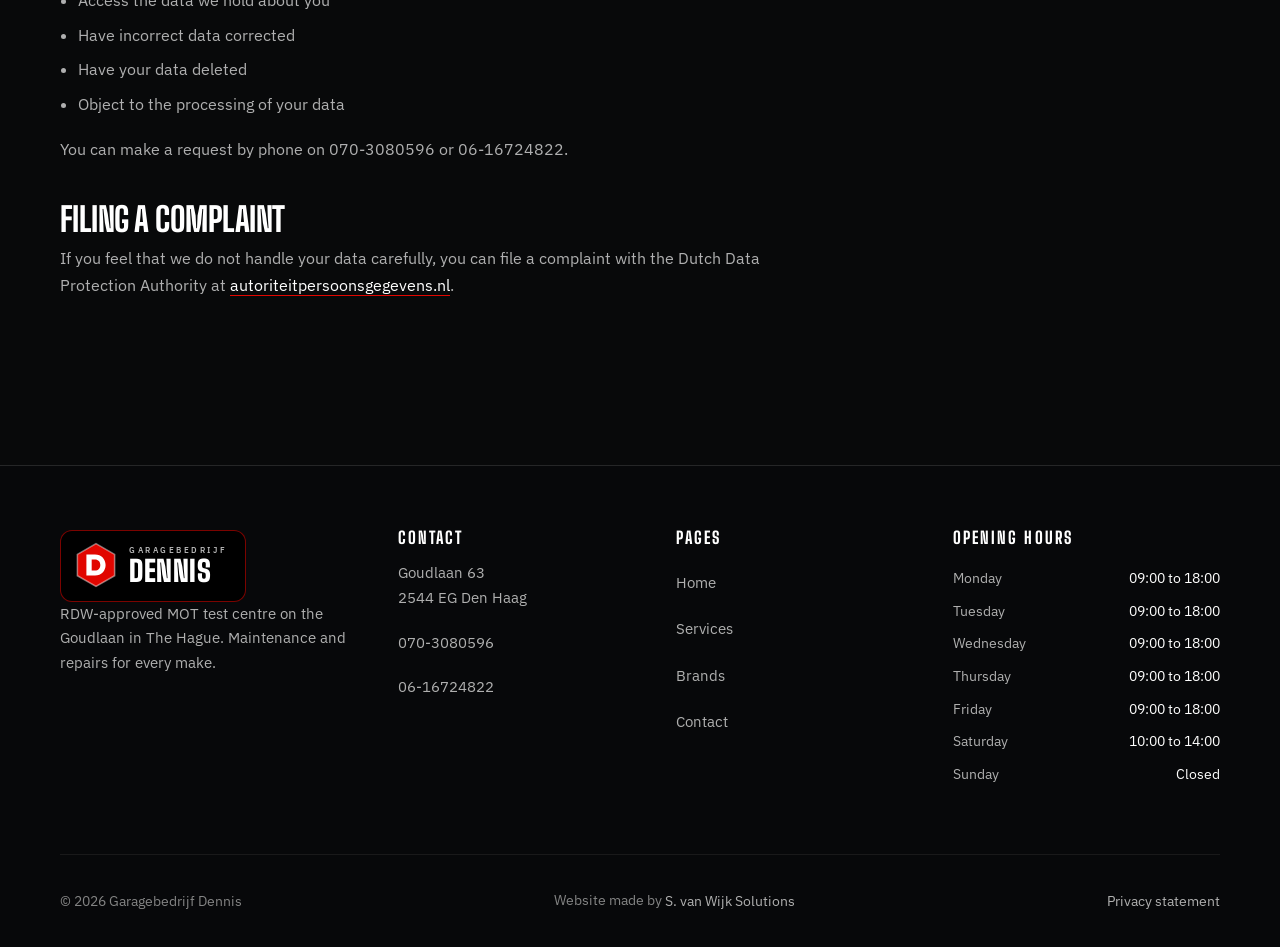
<file: privacy.html>
<!DOCTYPE html>
<html lang="nl">
<head>
<meta charset="utf-8">
<meta name="viewport" content="width=device-width, initial-scale=1">
<meta name="robots" content="noindex, follow">
<title data-i18n="meta.privacy.title">Privacyverklaring | Garagebedrijf Dennis</title>
<meta name="description" data-i18n-content="meta.privacy.desc" content="Lees hoe Garagebedrijf Dennis in Den Haag omgaat met persoonsgegevens, welke externe diensten deze website gebruikt en hoe u uw rechten uitoefent.">
<meta name="theme-color" content="#08090a">
<link rel="canonical" href="privacy.html">
<link rel="alternate" hreflang="nl" href="privacy.html">
<link rel="alternate" hreflang="en" href="privacy.html">
<link rel="alternate" hreflang="x-default" href="privacy.html">
<meta property="og:type" content="website">
<meta property="og:site_name" content="Garagebedrijf Dennis">
<meta property="og:title" data-i18n-content="meta.privacy.title" content="Privacyverklaring | Garagebedrijf Dennis">
<meta property="og:description" data-i18n-content="meta.privacy.desc" content="Lees hoe Garagebedrijf Dennis in Den Haag omgaat met persoonsgegevens, welke externe diensten deze website gebruikt en hoe u uw rechten uitoefent.">
<meta property="og:image" content="assets/images/og-image.png">
<meta property="og:url" content="privacy.html">
<meta name="twitter:card" content="summary_large_image">
<link rel="icon" href="assets/images/favicon.svg" type="image/svg+xml">
<link rel="preconnect" href="https://fonts.googleapis.com">
<link rel="preconnect" href="https://fonts.gstatic.com" crossorigin>
<link rel="stylesheet" href="https://fonts.googleapis.com/css2?family=Big+Shoulders+Display:wght@400..900&family=IBM+Plex+Sans:wght@400;500;600&display=swap">
<link rel="stylesheet" href="style.css">
<script type="application/ld+json">
{
  "@context": "https://schema.org",
  "@type": "AutoRepair",
  "name": "Garagebedrijf Dennis",
  "description": "RDW-erkend APK-keuringsstation in Den Haag voor onderhoud en reparatie van alle merken.",
  "address": {
    "@type": "PostalAddress",
    "streetAddress": "Goudlaan 63",
    "postalCode": "2544 EG",
    "addressLocality": "Den Haag",
    "addressCountry": "NL"
  },
  "telephone": "+31703080596",
  "areaServed": "Den Haag",
  "openingHoursSpecification": [
    { "@type": "OpeningHoursSpecification", "dayOfWeek": ["Monday","Tuesday","Wednesday","Thursday","Friday"], "opens": "09:00", "closes": "18:00" },
    { "@type": "OpeningHoursSpecification", "dayOfWeek": "Saturday", "opens": "10:00", "closes": "14:00" }
  ]
}
</script>
</head>
<body data-page="privacy">
<div id="header-placeholder"></div>

<main id="main" class="page-main">
  <section class="section">
    <div class="container">
      <div class="prose anim-up">
        <span class="eyebrow" data-i18n="privacy.eyebrow">Privacy</span>
        <h1 data-i18n="privacy.title">Privacyverklaring</h1>
        <p data-i18n="privacy.updated">Laatst bijgewerkt: augustus 2026</p>

        <h2 data-i18n="privacy.h2.controller">Verwerkingsverantwoordelijke</h2>
        <p data-i18n-html="privacy.controller">Garagebedrijf Dennis<br>Goudlaan 63<br>2544 EG Den Haag<br>Telefoon: 070-3080596 of 06-16724822</p>
        <p data-i18n="privacy.controllerNote">Er is bij het maken van deze website geen e-mailadres en geen KVK-nummer aangeleverd. Die gegevens staan hier daarom bewust niet vermeld, in plaats van dat er iets wordt ingevuld dat niet klopt.</p>

        <h2 data-i18n="privacy.h2.data">Welke gegevens worden verzameld</h2>
        <p data-i18n="privacy.dataIntro">Deze website heeft geen contactformulier en geen inlogfunctie. U kunt de site bezoeken zonder gegevens achter te laten. Wij vragen dus niet om uw naam, uw telefoonnummer of uw e-mailadres.</p>
        <p data-i18n="privacy.dataStorage">De website slaat één ding op in uw eigen browser: de taal die u kiest met de taalknop. Dat gebeurt in de lokale opslag van uw browser, blijft op uw apparaat en wordt niet naar ons verstuurd. U kunt die opslag zelf legen via de instellingen van uw browser.</p>

        <h2 data-i18n="privacy.h2.why">Waarom</h2>
        <p data-i18n="privacy.why">De taalkeuze wordt bewaard zodat u bij een volgend bezoek niet opnieuw hoeft te kiezen. Belt u ons, dan verwerken wij uiteraard de gegevens die u zelf tijdens dat gesprek geeft, maar dat staat los van deze website.</p>

        <h2 data-i18n="privacy.h2.third">Externe diensten</h2>
        <p data-i18n="privacy.thirdIntro">Deze website gebruikt de volgende externe diensten. Daarbij kan uw IP-adres bij die partij terechtkomen.</p>
        <div class="table-wrap">
          <table>
            <thead>
              <tr>
                <th data-i18n="privacy.table.service">Dienst</th>
                <th data-i18n="privacy.table.purpose">Doel</th>
              </tr>
            </thead>
            <tbody>
              <tr>
                <td>Google Fonts</td>
                <td data-i18n="privacy.table.fonts">Het laden van de lettertypen van de website</td>
              </tr>
              <tr>
                <td>Google Maps</td>
                <td data-i18n="privacy.table.maps">Het tonen van de kaart op de contactpagina</td>
              </tr>
              <tr>
                <td>GitHub Pages</td>
                <td data-i18n="privacy.table.hosting">Het hosten van deze website</td>
              </tr>
            </tbody>
          </table>
        </div>

        <h2 data-i18n="privacy.h2.retention">Bewaartermijn</h2>
        <p data-i18n="privacy.retention">Omdat deze website zelf geen persoonsgegevens verzamelt of opslaat op een server, is er ook niets dat wij bewaren. Gegevens die u telefonisch doorgeeft, bewaren wij niet langer dan nodig is voor het werk aan uw auto en voor de administratie die daarbij hoort.</p>

        <h2 data-i18n="privacy.h2.rights">Uw rechten</h2>
        <p data-i18n="privacy.rightsIntro">U heeft het recht op:</p>
        <ul>
          <li data-i18n="privacy.right1">Inzage in de gegevens die wij van u hebben</li>
          <li data-i18n="privacy.right2">Correctie van gegevens die niet kloppen</li>
          <li data-i18n="privacy.right3">Verwijdering van uw gegevens</li>
          <li data-i18n="privacy.right4">Bezwaar tegen de verwerking van uw gegevens</li>
        </ul>
        <p data-i18n="privacy.rightsHow">Een verzoek kunt u telefonisch doen via 070-3080596 of 06-16724822.</p>

        <h2 data-i18n="privacy.h2.complaint">Klacht indienen</h2>
        <p data-i18n-html="privacy.complaint">Vindt u dat wij niet zorgvuldig met uw gegevens omgaan, dan kunt u een klacht indienen bij de Autoriteit Persoonsgegevens via <a href="https://www.autoriteitpersoonsgegevens.nl" target="_blank" rel="noopener">autoriteitpersoonsgegevens.nl</a>.</p>
      </div>
    </div>
  </section>
</main>

<div id="footer-placeholder"></div>
<script src="js/script.js" defer></script>
</body>
</html>
</file>
<file: style.css>
/* ==========================================================================
   Garagebedrijf Dennis, demo-ontwerp
   Stijl: stoer, rood/zwart, wit, motorsport-honingraat
   ========================================================================== */

/* --------------------------------------------------------------------------
   1. Design tokens
   -------------------------------------------------------------------------- */
:root {
  --black: #08090a;
  --black-soft: #0e1013;
  --surface: #15181c;
  --surface-2: #1c2026;
  --white: #ffffff;
  --text: #ffffff;
  --text-muted: rgba(255, 255, 255, 0.68);
  --text-dim: rgba(255, 255, 255, 0.5);
  --line: rgba(255, 255, 255, 0.12);
  --line-soft: rgba(255, 255, 255, 0.07);

  --red: #e10600;
  --red-bright: #ff2b1f;
  --red-deep: #8c0300;
  --red-glow: rgba(225, 6, 0, 0.42);

  --font-display: "Big Shoulders Display", "Arial Narrow", "Haettenschweiler", Impact, sans-serif;
  --font-body: "IBM Plex Sans", system-ui, -apple-system, "Segoe UI", Arial, sans-serif;

  --radius-sm: 8px;
  --radius: 14px;
  --radius-lg: 22px;

  --shell: 1240px;
  --gutter: clamp(1.15rem, 4vw, 2.5rem);

  --ease: cubic-bezier(0.22, 0.61, 0.36, 1);

  --z-cookie: 95;
  --z-header: 100;
  --z-menu: 110;
  --z-toggle: 115;
}

/* --------------------------------------------------------------------------
   2. Reset & basis
   -------------------------------------------------------------------------- */
*,
*::before,
*::after {
  box-sizing: border-box;
}

html {
  background-color: var(--black);
  scroll-behavior: smooth;
  -webkit-text-size-adjust: 100%;
}

body {
  margin: 0;
  min-height: 100vh;
  background-color: var(--black);
  color: var(--text);
  font-family: var(--font-body);
  font-size: 1rem;
  line-height: 1.65;
  overflow-x: hidden;
  -webkit-font-smoothing: antialiased;
}

/* Honingraat-patroon over de hele site */
body::before {
  content: "";
  position: fixed;
  inset: 0;
  z-index: 0;
  pointer-events: none;
  background-image: url("data:image/svg+xml,%3Csvg xmlns='http://www.w3.org/2000/svg' width='34.641' height='60' viewBox='0 0 34.641 60'%3E%3Cg fill='none' stroke='%23ffffff' stroke-width='1.1'%3E%3Cpath d='M17.32 0 34.64 10 34.64 30 17.32 40 0 30 0 10Z'/%3E%3Cpath d='M17.32 40 17.32 60'/%3E%3C/g%3E%3C/svg%3E");
  background-size: 54px 93.53px;
  background-position: center top;
  opacity: 0.13;
}

/* Zachte rode gloed, motorsport-accent */
body::after {
  content: "";
  position: fixed;
  inset: 0;
  z-index: 0;
  pointer-events: none;
  background:
    radial-gradient(58rem 34rem at 82% -8%, rgba(225, 6, 0, 0.28), transparent 62%),
    radial-gradient(46rem 30rem at 4% 22%, rgba(225, 6, 0, 0.12), transparent 60%),
    radial-gradient(70rem 42rem at 50% 118%, rgba(225, 6, 0, 0.16), transparent 65%);
}

.site-header,
.page-main,
.site-footer,
.cookie-notice,
.mobile-menu {
  position: relative;
  z-index: 1;
}

img,
svg {
  max-width: 100%;
}

img {
  height: auto;
  display: block;
}

a {
  color: inherit;
  text-decoration: none;
}

button {
  font: inherit;
  color: inherit;
}

:focus-visible {
  outline: 3px solid var(--red-bright);
  outline-offset: 3px;
  border-radius: 4px;
}

.skip-link {
  position: absolute;
  left: -9999px;
  top: 0;
  z-index: 200;
  background: var(--red);
  color: var(--white);
  padding: 0.75rem 1.25rem;
  font-weight: 600;
}

.skip-link:focus {
  left: 0.5rem;
  top: 0.5rem;
}

/* --------------------------------------------------------------------------
   3. Typografie
   -------------------------------------------------------------------------- */
h1,
h2,
h3,
h4 {
  font-family: var(--font-display);
  font-weight: 800;
  line-height: 0.94;
  letter-spacing: -0.015em;
  text-transform: uppercase;
  overflow-wrap: break-word;
  margin: 0 0 0.6rem;
}

h1 {
  font-size: clamp(2.3rem, 5.7vw, 4.4rem);
  font-weight: 900;
  letter-spacing: -0.025em;
}

h2 {
  font-size: clamp(1.85rem, 4.2vw, 3.15rem);
}

h3 {
  font-size: clamp(1.28rem, 2.3vw, 1.62rem);
  letter-spacing: 0.005em;
}

h4 {
  font-size: 1.08rem;
  letter-spacing: 0.02em;
}

p {
  margin: 0 0 1.1rem;
}

p:last-child {
  margin-bottom: 0;
}

.lead {
  font-size: clamp(1rem, 1.6vw, 1.14rem);
  color: var(--text-muted);
  max-width: 46rem;
}

.eyebrow {
  display: inline-flex;
  align-items: center;
  gap: 0.55rem;
  font-family: var(--font-body);
  font-size: 0.76rem;
  font-weight: 600;
  letter-spacing: 0.22em;
  text-transform: uppercase;
  color: var(--red-bright);
  margin-bottom: 0.9rem;
}

.eyebrow::before {
  content: "";
  width: 26px;
  height: 2px;
  background: var(--red);
}

.text-grad {
  background: linear-gradient(100deg, #ffffff 0%, var(--red-bright) 26%, var(--red) 44%, #ff6a5e 58%, #ffffff 100%);
  background-size: 260% 100%;
  -webkit-background-clip: text;
  background-clip: text;
  color: transparent;
  -webkit-text-fill-color: transparent;
  animation: grad-slide 9s linear infinite;
}

@keyframes grad-slide {
  0% { background-position: 0% 50%; }
  100% { background-position: 260% 50%; }
}

/* --------------------------------------------------------------------------
   4. Layout
   -------------------------------------------------------------------------- */
.container {
  width: 100%;
  max-width: var(--shell);
  margin-inline: auto;
  padding-inline: var(--gutter);
}

.section {
  padding-block: clamp(3.5rem, 8vw, 7rem);
}

.section--tight {
  padding-block: clamp(2.5rem, 5vw, 4rem);
}

.section--panel {
  background: linear-gradient(180deg, rgba(21, 24, 28, 0.86), rgba(8, 9, 10, 0.9));
  border-block: 1px solid var(--line-soft);
}

.section-head {
  max-width: 44rem;
  margin-bottom: clamp(2rem, 4vw, 3.2rem);
}

.section-head--center {
  margin-inline: auto;
  text-align: center;
}

.section-head--center .eyebrow {
  justify-content: center;
}

.section-head--center .lead {
  margin-inline: auto;
}

.mt-lg {
  margin-top: 2.2rem;
}

.stack-center {
  display: flex;
  flex-direction: column;
  align-items: center;
  justify-content: center;
  text-align: center;
}

/* --------------------------------------------------------------------------
   5. Knoppen
   -------------------------------------------------------------------------- */
.btn {
  display: inline-flex;
  align-items: center;
  justify-content: center;
  gap: 0.6rem;
  min-height: 52px;
  padding: 0.95rem 1.7rem;
  border: 1px solid transparent;
  border-radius: 999px;
  font-family: var(--font-body);
  font-size: 0.95rem;
  font-weight: 600;
  letter-spacing: 0.01em;
  line-height: 1.2;
  text-align: center;
  cursor: pointer;
  transition: transform 0.35s var(--ease), box-shadow 0.35s var(--ease),
    background-color 0.3s var(--ease), border-color 0.3s var(--ease), color 0.3s var(--ease);
}

.btn svg {
  width: 18px;
  height: 18px;
  flex: 0 0 auto;
}

.btn--primary {
  background: var(--red);
  color: var(--white);
  box-shadow: 0 14px 34px -18px var(--red-glow);
}

.btn--primary:hover,
.btn--primary:focus-visible {
  background: var(--red-bright);
  box-shadow: 0 20px 44px -16px var(--red-glow);
  transform: scale(1.025);
}

.btn--ghost {
  background: rgba(255, 255, 255, 0.04);
  border-color: var(--line);
  color: var(--white);
  backdrop-filter: blur(8px);
  -webkit-backdrop-filter: blur(8px);
}

.btn--ghost:hover,
.btn--ghost:focus-visible {
  border-color: rgba(255, 255, 255, 0.4);
  background: rgba(255, 255, 255, 0.09);
  transform: scale(1.025);
}

.btn--light {
  background: var(--white);
  color: var(--black);
}

.btn--light:hover,
.btn--light:focus-visible {
  background: #f1f1f1;
  transform: scale(1.025);
}

.btn-row {
  display: flex;
  flex-wrap: wrap;
  gap: 0.85rem;
  margin-top: 1.9rem;
}

.stack-center .btn-row {
  justify-content: center;
}

/* --------------------------------------------------------------------------
   6. Header
   -------------------------------------------------------------------------- */
.site-header {
  position: sticky;
  top: 0;
  z-index: var(--z-header);
  background: rgba(8, 9, 10, 0.72);
  backdrop-filter: blur(16px) saturate(140%);
  -webkit-backdrop-filter: blur(16px) saturate(140%);
  border-bottom: 1px solid var(--line-soft);
  transition: background-color 0.35s var(--ease), border-color 0.35s var(--ease),
    box-shadow 0.35s var(--ease);
}

.site-header.scrolled {
  background: rgba(8, 9, 10, 0.94);
  border-bottom-color: var(--line);
  box-shadow: 0 18px 44px -30px rgba(0, 0, 0, 0.95);
}

.header-inner {
  display: flex;
  align-items: center;
  justify-content: space-between;
  gap: 1rem;
  padding-block: 1rem;
  transition: padding-block 0.35s var(--ease);
}

.site-header.scrolled .header-inner {
  padding-block: 0.5rem;
}

/* Logo-plaat: het logo staat altijd op een zwarte achtergrond */
.brand {
  display: inline-flex;
  align-items: center;
  flex: 0 0 auto;
}

.brand-plate {
  display: inline-flex;
  align-items: center;
  gap: 0.7rem;
  background: #000000;
  border: 1px solid rgba(225, 6, 0, 0.55);
  border-radius: 12px;
  padding: 0.5rem 0.9rem 0.5rem 0.6rem;
  transition: transform 0.35s var(--ease), border-color 0.35s var(--ease),
    box-shadow 0.35s var(--ease), padding 0.35s var(--ease);
}

.brand:hover .brand-plate,
.brand:focus-visible .brand-plate {
  transform: scale(1.02);
  border-color: var(--red-bright);
  box-shadow: 0 10px 30px -16px var(--red-glow);
}

.site-header.scrolled .brand-plate {
  padding: 0.35rem 0.75rem 0.35rem 0.45rem;
}

.brand-mark {
  width: 38px;
  height: 42px;
  flex: 0 0 auto;
  transition: width 0.35s var(--ease), height 0.35s var(--ease);
}

.site-header.scrolled .brand-mark {
  width: 32px;
  height: 36px;
}

.brand-words {
  display: flex;
  flex-direction: column;
  line-height: 1;
}

.brand-top {
  font-family: var(--font-body);
  font-size: 0.53rem;
  font-weight: 600;
  letter-spacing: 0.3em;
  color: rgba(255, 255, 255, 0.72);
  text-transform: uppercase;
}

.brand-name {
  font-family: var(--font-display);
  font-size: 1.55rem;
  font-weight: 900;
  letter-spacing: 0.02em;
  text-transform: uppercase;
  color: var(--white);
  margin-top: 2px;
  transition: font-size 0.35s var(--ease);
}

.site-header.scrolled .brand-name {
  font-size: 1.34rem;
}

.brand-footer .brand-plate {
  padding: 0.7rem 1.1rem 0.7rem 0.8rem;
}

.brand-footer .brand-mark {
  width: 44px;
  height: 48px;
}

.brand-footer .brand-name {
  font-size: 1.82rem;
}

/* Desktop-navigatie */
.nav-desktop {
  display: none;
  align-items: center;
  gap: 0.35rem;
}

.nav-links {
  display: flex;
  align-items: center;
  gap: 0.15rem;
  list-style: none;
  margin: 0;
  padding: 0;
}

.nav-links a {
  display: inline-flex;
  align-items: center;
  min-height: 44px;
  padding: 0.5rem 0.85rem;
  border-radius: 999px;
  font-size: 0.9rem;
  font-weight: 500;
  color: var(--text-muted);
  letter-spacing: 0.01em;
  transition: color 0.28s var(--ease), background-color 0.28s var(--ease);
}

.nav-links a:hover,
.nav-links a:focus-visible {
  color: var(--white);
  background: rgba(255, 255, 255, 0.07);
}

.nav-links a[aria-current="page"] {
  color: var(--white);
}

.nav-links a[aria-current="page"]::after {
  content: "";
  width: 5px;
  height: 5px;
  border-radius: 50%;
  background: var(--red-bright);
  margin-left: 0.45rem;
}

.header-actions {
  display: flex;
  align-items: center;
  gap: 0.6rem;
}

.header-cta {
  display: none;
  min-height: 44px;
  padding: 0.7rem 1.25rem;
  font-size: 0.88rem;
}

/* Taalkeuze: dropdown met vlaggen (desktop) */
.lang-switch {
  position: relative;
  display: none;
}

.lang-toggle {
  display: inline-flex;
  align-items: center;
  gap: 0.5rem;
  min-height: 44px;
  padding: 0.5rem 0.85rem;
  background: rgba(255, 255, 255, 0.05);
  border: 1px solid var(--line);
  border-radius: 999px;
  cursor: pointer;
  font-size: 0.85rem;
  font-weight: 600;
  letter-spacing: 0.04em;
  transition: background-color 0.28s var(--ease), border-color 0.28s var(--ease);
}

.lang-toggle:hover,
.lang-toggle:focus-visible {
  background: rgba(255, 255, 255, 0.1);
  border-color: rgba(255, 255, 255, 0.32);
}

.svg-sprite {
  display: none;
}

.flag {
  width: 24px;
  height: 12px;
  border-radius: 2px;
  flex: 0 0 auto;
  box-shadow: 0 0 0 1px rgba(255, 255, 255, 0.22);
}

.lang-current {
  letter-spacing: 0.08em;
}

.lang-caret {
  width: 12px;
  height: 12px;
  transition: transform 0.3s var(--ease);
}

.lang-toggle[aria-expanded="true"] .lang-caret {
  transform: rotate(180deg);
}

.lang-menu {
  position: absolute;
  top: calc(100% + 0.55rem);
  right: 0;
  min-width: 12rem;
  margin: 0;
  padding: 0.35rem;
  list-style: none;
  background: #101317;
  border: 1px solid var(--line);
  border-radius: var(--radius);
  box-shadow: 0 28px 60px -30px rgba(0, 0, 0, 0.95);
  opacity: 0;
  visibility: hidden;
  transform: translateY(-6px);
  transition: opacity 0.25s var(--ease), transform 0.25s var(--ease), visibility 0.25s var(--ease);
}

.lang-menu.open {
  opacity: 1;
  visibility: visible;
  transform: translateY(0);
}

.lang-menu button {
  display: flex;
  align-items: center;
  gap: 0.65rem;
  width: 100%;
  min-height: 44px;
  padding: 0.55rem 0.7rem;
  background: none;
  border: 0;
  border-radius: 10px;
  cursor: pointer;
  font-size: 0.9rem;
  font-weight: 500;
  text-align: left;
  transition: background-color 0.25s var(--ease);
}

.lang-menu button:hover,
.lang-menu button:focus-visible {
  background: rgba(255, 255, 255, 0.09);
}

.lang-menu button[aria-current="true"] {
  background: rgba(225, 6, 0, 0.18);
  color: var(--white);
}

.lang-menu button[aria-current="true"]::after {
  content: "";
  margin-left: auto;
  width: 7px;
  height: 7px;
  border-radius: 50%;
  background: var(--red-bright);
}

/* Hamburger */
.menu-toggle {
  position: relative;
  z-index: var(--z-toggle);
  display: inline-flex;
  flex-direction: column;
  align-items: center;
  justify-content: center;
  gap: 5px;
  width: 46px;
  height: 46px;
  padding: 0;
  background: rgba(255, 255, 255, 0.05);
  border: 1px solid var(--line);
  border-radius: 12px;
  cursor: pointer;
}

.menu-toggle span {
  display: block;
  width: 20px;
  height: 2px;
  background: var(--white);
  border-radius: 2px;
  transition: transform 0.3s var(--ease), opacity 0.2s var(--ease);
}

body.menu-open .menu-toggle span:nth-child(1) {
  transform: translateY(7px) rotate(45deg);
}

body.menu-open .menu-toggle span:nth-child(2) {
  opacity: 0;
}

body.menu-open .menu-toggle span:nth-child(3) {
  transform: translateY(-7px) rotate(-45deg);
}

/* Mobiel menu */
.mobile-menu {
  position: fixed;
  inset: 0;
  width: 100vw;
  height: 100vh;
  height: 100dvh;
  z-index: var(--z-menu);
  background: #08090a;
  background-color: #08090a;
  padding: 5.5rem var(--gutter) 2.5rem;
  overflow-y: auto;
  transform: translateX(100%);
  visibility: hidden;
  opacity: 0;
  transition: transform 0.4s var(--ease), opacity 0.4s var(--ease), visibility 0.4s var(--ease);
}

.mobile-menu.open {
  transform: translateX(0);
  visibility: visible;
  opacity: 1;
}

.mobile-nav {
  list-style: none;
  margin: 0 0 2rem;
  padding: 0;
  border-top: 1px solid var(--line-soft);
}

.mobile-nav li {
  border-bottom: 1px solid var(--line-soft);
}

.mobile-nav a {
  display: flex;
  align-items: center;
  justify-content: space-between;
  min-height: 60px;
  padding: 0.9rem 0.2rem;
  font-family: var(--font-display);
  font-size: 1.72rem;
  font-weight: 800;
  text-transform: uppercase;
  letter-spacing: 0.01em;
  color: var(--white);
}

.mobile-nav a::after {
  content: "";
  width: 9px;
  height: 9px;
  border-right: 2px solid var(--red);
  border-top: 2px solid var(--red);
  transform: rotate(45deg);
}

.mobile-menu .btn {
  width: 100%;
}

.mobile-lang {
  margin-top: 2rem;
}

.mobile-lang-label {
  display: block;
  font-size: 0.72rem;
  font-weight: 600;
  letter-spacing: 0.22em;
  text-transform: uppercase;
  color: var(--text-dim);
  margin-bottom: 0.7rem;
}

.mobile-lang-options {
  display: flex;
  gap: 0.6rem;
}

.mobile-lang-options button {
  display: inline-flex;
  align-items: center;
  gap: 0.5rem;
  min-height: 48px;
  padding: 0.6rem 1.1rem;
  background: rgba(255, 255, 255, 0.05);
  border: 1px solid var(--line);
  border-radius: 999px;
  cursor: pointer;
  font-size: 0.9rem;
  font-weight: 600;
}

.mobile-lang-options button[aria-current="true"] {
  background: rgba(225, 6, 0, 0.2);
  border-color: rgba(225, 6, 0, 0.7);
}

.mobile-contact {
  margin-top: 2.4rem;
  padding-top: 1.6rem;
  border-top: 1px solid var(--line-soft);
  font-size: 0.92rem;
  color: var(--text-muted);
}

.mobile-contact a {
  display: inline-flex;
  align-items: center;
  min-height: 44px;
  color: var(--white);
  font-weight: 600;
}

/* Bij een open menu blijft de header met logo en sluitknop er zichtbaar bovenop staan. */
body.menu-open .site-header {
  z-index: 120;
  background: transparent;
  background-color: transparent;
  border-bottom-color: transparent;
  box-shadow: none;
  backdrop-filter: none;
  -webkit-backdrop-filter: none;
}

body.menu-open {
  overflow: hidden;
}

/* --------------------------------------------------------------------------
   7. Hero
   -------------------------------------------------------------------------- */
.hero {
  position: relative;
  padding-block: clamp(3.5rem, 9vw, 7.5rem) clamp(3rem, 7vw, 5.5rem);
  overflow: hidden;
}

.hero-inner {
  display: grid;
  gap: clamp(2.4rem, 5vw, 3.5rem);
}

.hero-copy {
  min-width: 0;
}

.hero h1 {
  max-width: 17ch;
  font-size: clamp(2.3rem, 4.6vw, 4rem);
}

.hero .lead {
  margin-top: 1.4rem;
}

.hero-badges {
  display: flex;
  flex-wrap: wrap;
  gap: 0.6rem;
  margin-top: 1.9rem;
}

.badge {
  display: inline-flex;
  align-items: center;
  gap: 0.55rem;
  padding: 0.5rem 0.95rem;
  border: 1px solid var(--line);
  border-radius: 999px;
  background: rgba(255, 255, 255, 0.04);
  backdrop-filter: blur(8px);
  -webkit-backdrop-filter: blur(8px);
  font-size: 0.82rem;
  font-weight: 500;
  color: var(--text-muted);
}

.badge svg {
  width: 17px;
  height: 17px;
  color: var(--red-bright);
  flex: 0 0 auto;
}

.badge--accent {
  border-color: rgba(225, 6, 0, 0.5);
  background: rgba(225, 6, 0, 0.12);
  color: var(--white);
  font-weight: 600;
}

/* Rechterkolom van de hero: erkenning + snelle gegevens */
.hero-panel {
  display: grid;
  gap: 1rem;
  align-content: start;
}

.glass-card {
  background: rgba(255, 255, 255, 0.045);
  border: 1px solid var(--line);
  border-radius: var(--radius-lg);
  backdrop-filter: blur(14px);
  -webkit-backdrop-filter: blur(14px);
  padding: clamp(1.4rem, 3vw, 1.9rem);
}

.hero-quick {
  display: grid;
  gap: 1.1rem;
}

.quick-row {
  display: flex;
  align-items: flex-start;
  gap: 0.9rem;
}

.quick-row svg {
  width: 22px;
  height: 22px;
  flex: 0 0 auto;
  margin-top: 3px;
  color: var(--red-bright);
}

.quick-row strong {
  display: block;
  font-family: var(--font-display);
  font-size: 1.14rem;
  font-weight: 800;
  letter-spacing: 0.02em;
  text-transform: uppercase;
}

.quick-row span {
  display: block;
  font-size: 0.92rem;
  color: var(--text-muted);
}

.quick-row a {
  display: inline-flex;
  align-items: center;
  min-height: 44px;
  color: var(--white);
  border-bottom: 1px solid rgba(255, 255, 255, 0.25);
  transition: border-color 0.25s var(--ease), color 0.25s var(--ease);
}

.quick-row a:hover,
.quick-row a:focus-visible {
  color: var(--red-bright);
  border-bottom-color: var(--red-bright);
}

/* Erkenning-kaart met het officiële RDW-beeldmerk */
.rdw-card {
  display: grid;
  gap: 1.1rem;
  justify-items: start;
  background: rgba(255, 255, 255, 0.045);
  border: 1px solid rgba(225, 6, 0, 0.4);
  border-radius: var(--radius-lg);
  padding: clamp(1.3rem, 3vw, 1.8rem);
}

.rdw-figure {
  margin: 0;
  max-width: 15rem;
  background: var(--white);
  border-radius: var(--radius);
  padding: 0.9rem 1.1rem;
  display: flex;
  align-items: center;
  justify-content: center;
}

.rdw-figure img {
  width: 100%;
  max-width: 220px;
  height: auto;
}

.rdw-card h2,
.rdw-card h3 {
  font-size: clamp(1.3rem, 2.3vw, 1.62rem);
  margin-bottom: 0.4rem;
}

.rdw-card p {
  font-size: 0.94rem;
  color: var(--text-muted);
}

/* --------------------------------------------------------------------------
   8. Tellers
   -------------------------------------------------------------------------- */
.counters {
  display: grid;
  grid-template-columns: 1fr;
  gap: 1px;
  background: var(--line-soft);
  border: 1px solid var(--line-soft);
  border-radius: var(--radius-lg);
  overflow: hidden;
}

.counter {
  position: relative;
  background: rgba(14, 16, 19, 0.92);
  padding: clamp(1.7rem, 3.6vw, 2.5rem) clamp(1.5rem, 3.4vw, 2.2rem);
  text-align: center;
  transition: background-color 0.4s var(--ease);
}

/* Rode kaplijn boven elke teller, motorsport-accent. */
.counter::before {
  content: "";
  position: absolute;
  top: 0;
  left: 50%;
  transform: translateX(-50%);
  width: 46px;
  height: 3px;
  border-radius: 0 0 3px 3px;
  background: linear-gradient(90deg, var(--red), var(--red-bright));
}

.counter:hover {
  background: rgba(20, 23, 27, 0.96);
}

.counter-value {
  display: block;
  font-family: var(--font-display);
  font-size: clamp(2.9rem, 6.4vw, 4rem);
  font-weight: 900;
  line-height: 1;
  letter-spacing: -0.02em;
  color: var(--white);
}

.counter-label {
  display: block;
  margin-top: 0.6rem;
  font-size: 0.85rem;
  letter-spacing: 0.06em;
  color: var(--text-muted);
}

/* --------------------------------------------------------------------------
   9. Kaartenrasters
   -------------------------------------------------------------------------- */
.grid {
  display: grid;
  gap: 1.1rem;
  grid-template-columns: 1fr;
  align-items: stretch;
}

.card {
  display: flex;
  flex-direction: column;
  height: 100%;
  padding: clamp(1.5rem, 3vw, 2rem);
  background: linear-gradient(165deg, rgba(255, 255, 255, 0.07), rgba(255, 255, 255, 0.025));
  border: 1px solid var(--line);
  border-radius: var(--radius-lg);
  backdrop-filter: blur(10px);
  -webkit-backdrop-filter: blur(10px);
  transition: transform 0.4s var(--ease), border-color 0.4s var(--ease),
    box-shadow 0.4s var(--ease);
}

.card:hover {
  transform: translateY(-4px);
  border-color: rgba(225, 6, 0, 0.55);
  box-shadow: 0 26px 50px -34px var(--red-glow);
}

.card-icon {
  display: inline-flex;
  align-items: center;
  justify-content: center;
  width: 54px;
  height: 54px;
  margin-bottom: 1.1rem;
  border-radius: 14px;
  background: rgba(225, 6, 0, 0.14);
  border: 1px solid rgba(225, 6, 0, 0.4);
  color: var(--red-bright);
  flex: 0 0 auto;
}

.card-icon svg {
  width: 27px;
  height: 27px;
}

.card h2,
.card h3 {
  font-size: clamp(1.28rem, 2.3vw, 1.62rem);
  margin-bottom: 0.55rem;
}

.card p {
  color: var(--text-muted);
  font-size: 0.95rem;
}

.card-list {
  list-style: none;
  margin: 1rem 0 0;
  padding: 0;
  display: grid;
  gap: 0.5rem;
  font-size: 0.9rem;
  color: var(--text-muted);
}

.card-list li {
  display: flex;
  align-items: flex-start;
  gap: 0.55rem;
}

.card-list li::before {
  content: "";
  flex: 0 0 auto;
  width: 7px;
  height: 7px;
  margin-top: 0.55rem;
  background: var(--red);
  transform: rotate(45deg);
}

.card-foot {
  margin-top: auto;
  padding-top: 1.2rem;
}

.card-link {
  display: inline-flex;
  align-items: center;
  gap: 0.45rem;
  min-height: 44px;
  font-size: 0.88rem;
  font-weight: 600;
  letter-spacing: 0.03em;
  text-transform: uppercase;
  color: var(--white);
  transition: color 0.28s var(--ease);
}

.card-link svg {
  width: 15px;
  height: 15px;
  transition: transform 0.3s var(--ease);
}

.card-link:hover,
.card-link:focus-visible {
  color: var(--red-bright);
}

.card-link:hover svg {
  transform: translateX(3px);
}

/* Stap-kaarten */
.step-num {
  display: inline-flex;
  align-items: center;
  justify-content: center;
  width: 46px;
  height: 46px;
  margin-bottom: 1rem;
  border-radius: 12px;
  background: rgba(255, 255, 255, 0.07);
  border: 1px solid var(--line);
  font-family: var(--font-display);
  font-size: 1.5rem;
  font-weight: 900;
  color: var(--red-bright);
}

/* --------------------------------------------------------------------------
   10. Merken
   -------------------------------------------------------------------------- */
.brand-strip {
  overflow: hidden;
  -webkit-mask-image: linear-gradient(to right, transparent, black 7%, black 93%, transparent);
  mask-image: linear-gradient(to right, transparent, black 7%, black 93%, transparent);
  padding-block: 0.5rem;
}

/* Twee sporen die de andere kant op lopen voor een rijker, moderner beeld. */
.brand-strip + .brand-strip {
  margin-top: 0.85rem;
}

.brand-strip-track {
  display: flex;
  gap: 0.85rem;
  width: max-content;
  animation: strip-scroll 58s linear infinite;
  will-change: transform;
}

.brand-strip-track--reverse {
  animation-direction: reverse;
  animation-duration: 66s;
}

.brand-strip:hover .brand-strip-track {
  animation-play-state: paused;
}

@keyframes strip-scroll {
  from { transform: translateX(0); }
  to { transform: translateX(-50%); }
}

/* Merklogo's op een lichte plaat, gelijk uitgelijnd in de lopende balk. */
.brand-logo {
  flex: 0 0 auto;
  display: flex;
  align-items: center;
  justify-content: center;
  width: 116px;
  height: 66px;
  padding: 0.65rem 1rem;
  background: var(--white);
  border: 1px solid rgba(255, 255, 255, 0.14);
  border-radius: var(--radius);
  box-shadow: 0 10px 24px -18px rgba(0, 0, 0, 0.8);
  transition: transform 0.35s var(--ease), box-shadow 0.35s var(--ease);
}

.brand-logo:hover {
  transform: translateY(-3px);
  box-shadow: 0 18px 34px -20px rgba(0, 0, 0, 0.85);
}

.brand-logo img {
  width: auto;
  max-width: 84px;
  max-height: 40px;
  object-fit: contain;
  object-position: center;
}

.brand-wall {
  display: grid;
  grid-template-columns: repeat(2, minmax(0, 1fr));
  gap: 0.85rem;
}

.brand-tile {
  display: flex;
  flex-direction: column;
  align-items: center;
  justify-content: center;
  gap: 0.7rem;
  padding: 1.1rem 0.75rem 0.9rem;
  background: var(--white);
  border: 1px solid rgba(255, 255, 255, 0.16);
  border-radius: var(--radius);
  transition: transform 0.35s var(--ease), box-shadow 0.35s var(--ease);
}

.brand-tile:hover {
  transform: translateY(-3px) scale(1.02);
  box-shadow: 0 22px 40px -26px rgba(255, 255, 255, 0.4);
}

.brand-tile img {
  width: 100%;
  max-width: 92px;
  height: 62px;
  object-fit: contain;
  object-position: center;
}

.brand-tile span {
  font-family: var(--font-body);
  font-size: 0.76rem;
  font-weight: 600;
  letter-spacing: 0.06em;
  text-transform: uppercase;
  color: #4a4a4a;
  text-align: center;
}

.brand-note {
  margin-top: 2rem;
  text-align: center;
  color: var(--text-muted);
  font-size: 0.95rem;
}

/* --------------------------------------------------------------------------
   11. Reviews (marquee)
   -------------------------------------------------------------------------- */
.tm-section {
  --tm-card-width: 21rem;
  --tm-gap: 1.1rem;
  padding-block: clamp(3.5rem, 8vw, 7rem);
}

.tm-intro {
  text-align: center;
  margin-bottom: 2.4rem;
}

.google-badge {
  display: inline-flex;
  align-items: center;
  justify-content: center;
  background: var(--white);
  border-radius: var(--radius);
  padding: 0.75rem 1.4rem;
  margin-bottom: 1.4rem;
}

.google-badge img {
  width: 168px;
  height: 84px;
  object-fit: contain;
}

.tm-viewport {
  overflow: hidden;
  -webkit-mask-image: linear-gradient(to right, transparent, black 6%, black 94%, transparent);
  mask-image: linear-gradient(to right, transparent, black 6%, black 94%, transparent);
}

.tm-track {
  display: flex;
  gap: var(--tm-gap);
  width: max-content;
  animation: tm-scroll 78s linear infinite;
  will-change: transform;
}

.tm-viewport:hover .tm-track,
.tm-viewport:focus-within .tm-track {
  animation-play-state: paused;
}

@keyframes tm-scroll {
  from { transform: translateX(0); }
  to { transform: translateX(-50%); }
}

.tm-card {
  flex: 0 0 auto;
  display: flex;
  flex-direction: column;
  gap: 0.9rem;
  width: var(--tm-card-width);
  margin: 0;
  padding: 1.6rem;
  border: 1px solid var(--line);
  border-radius: var(--radius-lg);
  background: linear-gradient(165deg, rgba(255, 255, 255, 0.075), rgba(255, 255, 255, 0.025));
  backdrop-filter: blur(10px);
  -webkit-backdrop-filter: blur(10px);
}

.tm-mark {
  width: 26px;
  height: 26px;
  color: var(--red);
  flex: 0 0 auto;
}

.tm-quote {
  margin: 0;
  font-size: 0.94rem;
  line-height: 1.62;
  color: var(--white);
}

.tm-name {
  margin-top: auto;
  font-size: 0.85rem;
  font-weight: 600;
  letter-spacing: 0.05em;
  text-transform: uppercase;
  color: var(--text-dim);
}

/* --------------------------------------------------------------------------
   12. Openingstijden & contact
   -------------------------------------------------------------------------- */
.split {
  display: grid;
  gap: 1.1rem;
  align-items: stretch;
}

/* Twee kolommen even hoog, met de inhoud netjes verdeeld in plaats van lege ruimte. */
.split > .glass-card {
  display: flex;
  flex-direction: column;
}

.split > .glass-card > .contact-list {
  flex: 1 1 auto;
  align-content: space-between;
  gap: 1.4rem;
}

.split > .glass-card > .hours-list {
  flex: 1 1 auto;
  display: flex;
  flex-direction: column;
  justify-content: space-between;
}

.split > .glass-card > .btn-row {
  margin-top: auto;
  margin-bottom: 0;
  padding-top: 1.6rem;
}

.hours-list {
  list-style: none;
  margin: 0;
  padding: 0;
}

.hours-list li {
  display: flex;
  align-items: center;
  justify-content: space-between;
  gap: 1rem;
  padding: 0.72rem 0;
  border-bottom: 1px solid var(--line-soft);
  font-size: 0.96rem;
}

.hours-list li:last-child {
  border-bottom: 0;
}

.hours-day {
  color: var(--text-muted);
}

.hours-time {
  font-family: var(--font-display);
  font-size: 1.22rem;
  font-weight: 800;
  letter-spacing: 0.03em;
  color: var(--white);
}

.hours-time.is-closed {
  color: var(--text-dim);
  font-size: 1rem;
}

.hours-note {
  margin-top: 1.3rem;
  padding-top: 1.2rem;
  border-top: 1px solid var(--line-soft);
  font-size: 0.9rem;
  color: var(--text-muted);
}

.contact-list {
  list-style: none;
  margin: 0;
  padding: 0;
  display: grid;
  gap: 1.25rem;
}

.contact-list li {
  display: flex;
  align-items: flex-start;
  gap: 0.9rem;
}

.contact-list svg {
  width: 22px;
  height: 22px;
  flex: 0 0 auto;
  margin-top: 3px;
  color: var(--red-bright);
}

.contact-list strong {
  display: block;
  font-family: var(--font-display);
  font-size: 1.1rem;
  font-weight: 800;
  letter-spacing: 0.03em;
  text-transform: uppercase;
}

.contact-list a,
.contact-list address {
  font-style: normal;
  font-size: 0.96rem;
  color: var(--text-muted);
  display: block;
}

.contact-list a {
  display: inline-flex;
  align-items: center;
  min-height: 44px;
  color: var(--white);
  border-bottom: 1px solid rgba(255, 255, 255, 0.22);
  transition: color 0.25s var(--ease), border-color 0.25s var(--ease);
}

.contact-list a:hover,
.contact-list a:focus-visible {
  color: var(--red-bright);
  border-bottom-color: var(--red-bright);
}

.map-wrap {
  margin-top: 1.1rem;
  border: 1px solid var(--line);
  border-radius: var(--radius-lg);
  overflow: hidden;
  background: var(--surface);
}

.map-wrap iframe {
  display: block;
  width: 100%;
  height: 340px;
  border: 0;
  filter: grayscale(0.35) contrast(1.05);
}

.cta-band {
  display: flex;
  flex-direction: column;
  align-items: center;
  justify-content: center;
  text-align: center;
  gap: 0.4rem;
  padding: clamp(2.2rem, 5vw, 3.4rem);
  border: 1px solid rgba(225, 6, 0, 0.45);
  border-radius: var(--radius-lg);
  background:
    radial-gradient(38rem 18rem at 50% 0%, rgba(225, 6, 0, 0.28), transparent 70%),
    rgba(14, 16, 19, 0.85);
}

.cta-band p {
  max-width: 44rem;
  color: var(--text-muted);
}

/* --------------------------------------------------------------------------
   13. Tekstpagina's (privacy, 404)
   -------------------------------------------------------------------------- */
.prose {
  max-width: 48rem;
}

.prose h2 {
  font-size: clamp(1.5rem, 3vw, 2.1rem);
  margin-top: 2.6rem;
}

.prose h3 {
  font-size: 1.15rem;
  margin-top: 1.8rem;
}

.prose p,
.prose li {
  color: var(--text-muted);
}

.prose ul {
  padding-left: 1.15rem;
  margin: 0 0 1.2rem;
}

.prose li {
  margin-bottom: 0.5rem;
}

.prose a {
  position: relative;
  color: var(--white);
  border-bottom: 1px solid var(--red);
}

.prose a:hover {
  color: var(--red-bright);
}

.table-wrap {
  overflow-x: auto;
  border: 1px solid var(--line);
  border-radius: var(--radius);
  margin-bottom: 1.4rem;
}

.prose table {
  width: 100%;
  border-collapse: collapse;
  font-size: 0.93rem;
  min-width: 26rem;
}

.prose th,
.prose td {
  text-align: left;
  padding: 0.8rem 1rem;
  border-bottom: 1px solid var(--line-soft);
  color: var(--text-muted);
}

.prose th {
  color: var(--white);
  font-weight: 600;
  background: rgba(255, 255, 255, 0.04);
}

.prose tr:last-child td {
  border-bottom: 0;
}

.error-page {
  min-height: 62vh;
  display: flex;
  align-items: center;
  justify-content: center;
  text-align: center;
}

.error-code {
  font-family: var(--font-display);
  font-size: clamp(6rem, 22vw, 14rem);
  font-weight: 900;
  line-height: 0.8;
  letter-spacing: -0.04em;
  margin: 0 0 1rem;
}

/* --------------------------------------------------------------------------
   14. Footer
   -------------------------------------------------------------------------- */
.site-footer {
  border-top: 1px solid var(--line);
  background: rgba(8, 9, 10, 0.9);
  margin-top: clamp(2rem, 5vw, 4rem);
}

.footer-top {
  display: grid;
  gap: 2.2rem;
  padding-block: clamp(2.6rem, 6vw, 4rem);
}

.footer-col h4 {
  font-size: 1.05rem;
  letter-spacing: 0.12em;
  color: var(--white);
  margin-bottom: 1rem;
}

.footer-col p,
.footer-col address {
  font-style: normal;
  font-size: 0.93rem;
  color: var(--text-muted);
  margin: 0 0 0.7rem;
}

.footer-col p a {
  display: inline-flex;
  align-items: center;
  min-height: 44px;
  color: var(--text-muted);
  transition: color 0.25s var(--ease);
}

.footer-col p a:hover,
.footer-col p a:focus-visible {
  color: var(--red-bright);
}

.footer-links {
  list-style: none;
  margin: 0;
  padding: 0;
  display: grid;
  gap: 0.15rem;
}

.footer-links a {
  display: inline-flex;
  align-items: center;
  min-height: 44px;
  font-size: 0.93rem;
  color: var(--text-muted);
  transition: color 0.25s var(--ease);
}

.footer-links a:hover,
.footer-links a:focus-visible {
  color: var(--red-bright);
}

.footer-hours {
  list-style: none;
  margin: 0;
  padding: 0;
  font-size: 0.9rem;
  color: var(--text-muted);
}

.footer-hours li {
  display: flex;
  justify-content: space-between;
  gap: 0.8rem;
  padding: 0.28rem 0;
}

.footer-hours span:last-child {
  color: var(--white);
  white-space: nowrap;
}

.footer-bottom {
  display: flex;
  flex-direction: column;
  align-items: center;
  gap: 0.8rem;
  padding-block: 1.5rem;
  border-top: 1px solid var(--line-soft);
  font-size: 0.85rem;
  color: var(--text-dim);
  text-align: center;
}

.footer-bottom a {
  display: inline-flex;
  align-items: center;
  min-height: 44px;
  color: var(--text-muted);
  border-bottom: 1px solid transparent;
  transition: color 0.25s var(--ease), border-color 0.25s var(--ease);
}

.footer-bottom a:hover,
.footer-bottom a:focus-visible {
  color: var(--white);
  border-bottom-color: var(--red);
}

/* --------------------------------------------------------------------------
   15. Cookiemelding
   -------------------------------------------------------------------------- */
.cookie-notice {
  position: fixed;
  left: 50%;
  bottom: 1rem;
  transform: translate(-50%, 130%);
  width: min(46rem, calc(100vw - 2rem));
  z-index: var(--z-cookie);
  display: flex;
  flex-direction: column;
  gap: 0.9rem;
  padding: 1.2rem 1.3rem;
  background: #10141a;
  border: 1px solid var(--line);
  border-radius: var(--radius-lg);
  box-shadow: 0 30px 60px -30px rgba(0, 0, 0, 0.95);
  font-size: 0.89rem;
  color: var(--text-muted);
  transition: transform 0.5s var(--ease), opacity 0.5s var(--ease);
  opacity: 0;
  visibility: hidden;
}

.cookie-notice[hidden] {
  display: none;
}

.cookie-notice.show {
  transform: translate(-50%, 0);
  opacity: 1;
  visibility: visible;
}

.cookie-notice p {
  margin: 0;
}

.cookie-notice a {
  position: relative;
  color: var(--white);
  border-bottom: 1px solid var(--red);
}

/* Onzichtbaar aanraakvlak van 44px rond links die midden in een zin staan. */
.prose a::after,
.cookie-notice a::after {
  content: "";
  position: absolute;
  left: 0;
  right: 0;
  top: 50%;
  height: 44px;
  transform: translateY(-50%);
}

.cookie-notice .btn {
  min-height: 46px;
  padding: 0.7rem 1.4rem;
  font-size: 0.88rem;
  align-self: flex-start;
}

/* --------------------------------------------------------------------------
   16. Beweging
   -------------------------------------------------------------------------- */
@keyframes fade-up {
  from { opacity: 0; transform: translateY(22px); }
  to { opacity: 1; transform: none; }
}

.anim-up {
  animation: fade-up 0.9s var(--ease) both;
}

.d2 { animation-delay: 0.18s; }

/* Veilig scroll-reveal patroon: pas verbergen als JS het aanzet. */
body.js-motion .reveal {
  opacity: 0;
  transform: translateY(20px);
  transition: opacity 0.75s var(--ease), transform 0.75s var(--ease);
}

body.js-motion .reveal.in-view {
  opacity: 1;
  transform: none;
}

/* Gestaggerde reveal: kaarten in een rij komen kort na elkaar in beeld. */
body.js-motion .grid > .reveal:nth-child(2) { transition-delay: 0.08s; }
body.js-motion .grid > .reveal:nth-child(3) { transition-delay: 0.16s; }
body.js-motion .grid > .reveal:nth-child(4) { transition-delay: 0.24s; }
body.js-motion .grid > .reveal:nth-child(5) { transition-delay: 0.32s; }
body.js-motion .grid > .reveal:nth-child(6) { transition-delay: 0.4s; }

@media (prefers-reduced-motion: reduce) {
  html {
    scroll-behavior: auto;
  }

  *,
  *::before,
  *::after {
    animation-duration: 0.001ms !important;
    animation-iteration-count: 1 !important;
    transition-duration: 0.001ms !important;
  }

  .tm-viewport,
  .brand-strip {
    overflow-x: auto;
    -webkit-mask-image: none;
    mask-image: none;
  }

  body.js-motion .reveal {
    opacity: 1;
    transform: none;
  }
}

/* --------------------------------------------------------------------------
   17. Responsive
   -------------------------------------------------------------------------- */
@media (min-width: 480px) {
  .cookie-notice {
    flex-direction: row;
    align-items: center;
    justify-content: space-between;
    gap: 1.4rem;
  }

  .cookie-notice .btn {
    align-self: auto;
    flex: 0 0 auto;
  }

  .brand-wall {
    grid-template-columns: repeat(3, minmax(0, 1fr));
  }

  .mobile-menu .btn {
    width: auto;
  }
}

@media (min-width: 768px) {
  .menu-toggle {
    display: none;
  }

  .nav-desktop,
  .lang-switch {
    display: flex;
  }

  .grid--3 {
    grid-template-columns: repeat(2, minmax(0, 1fr));
  }

  .counters {
    grid-template-columns: repeat(2, minmax(0, 1fr));
  }

  .split {
    grid-template-columns: repeat(2, minmax(0, 1fr));
  }

  .brand-wall {
    grid-template-columns: repeat(4, minmax(0, 1fr));
  }

  .footer-top {
    grid-template-columns: repeat(2, minmax(0, 1fr));
  }

  .footer-bottom {
    flex-direction: row;
    justify-content: space-between;
    align-items: center;
    text-align: left;
    gap: 1.5rem;
  }

  .hero-inner {
    grid-template-columns: minmax(0, 1.15fr) minmax(0, 0.85fr);
    align-items: center;
  }

}

@media (min-width: 1024px) {
  .header-cta {
    display: inline-flex;
  }

  .grid--3 {
    grid-template-columns: repeat(3, minmax(0, 1fr));
  }

  .brand-wall {
    grid-template-columns: repeat(5, minmax(0, 1fr));
  }

  .footer-top {
    grid-template-columns: 1.25fr 1fr 1fr 1.1fr;
  }
}

@media (min-width: 1200px) {
  .brand-wall {
    grid-template-columns: repeat(6, minmax(0, 1fr));
  }

  .hero-inner {
    gap: 4rem;
  }
}
</file>
